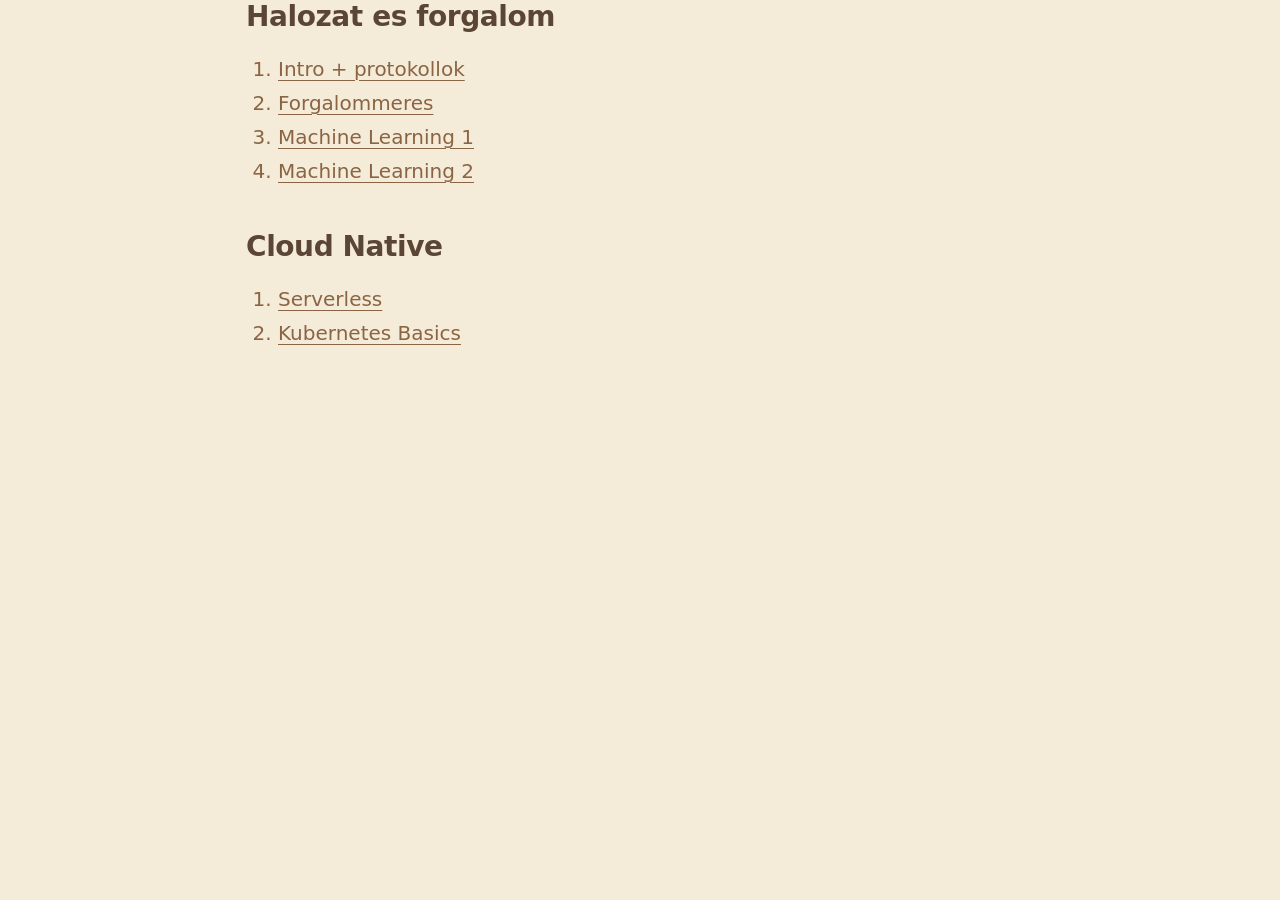
<file: en-to-hu-lectures/web/site/index.html>
<!DOCTYPE html>
<html>
<head>
<title>F! EN lectures</title>
<link rel="stylesheet" href="style.css">
<style>
</style>
</head>
<body>
<h2>Halozat es forgalom</h2>
<ol>
	<li><a href="halozat2.html">Intro + protokollok</a></li>
	<li><a href="halozat3.html">Forgalommeres</a></li>
	<li><a href="halozat4.html">Machine Learning 1</a></li>
	<li><a href="halozat5.html">Machine Learning 2</a></li>
</ol>
<h2>Cloud Native</h2>
<ol>
	<li><a href="native2.html">Serverless</a></li>
	<li><a href="native4.html">Kubernetes Basics</a></li>
</ol>


</body>
</html>
</file>
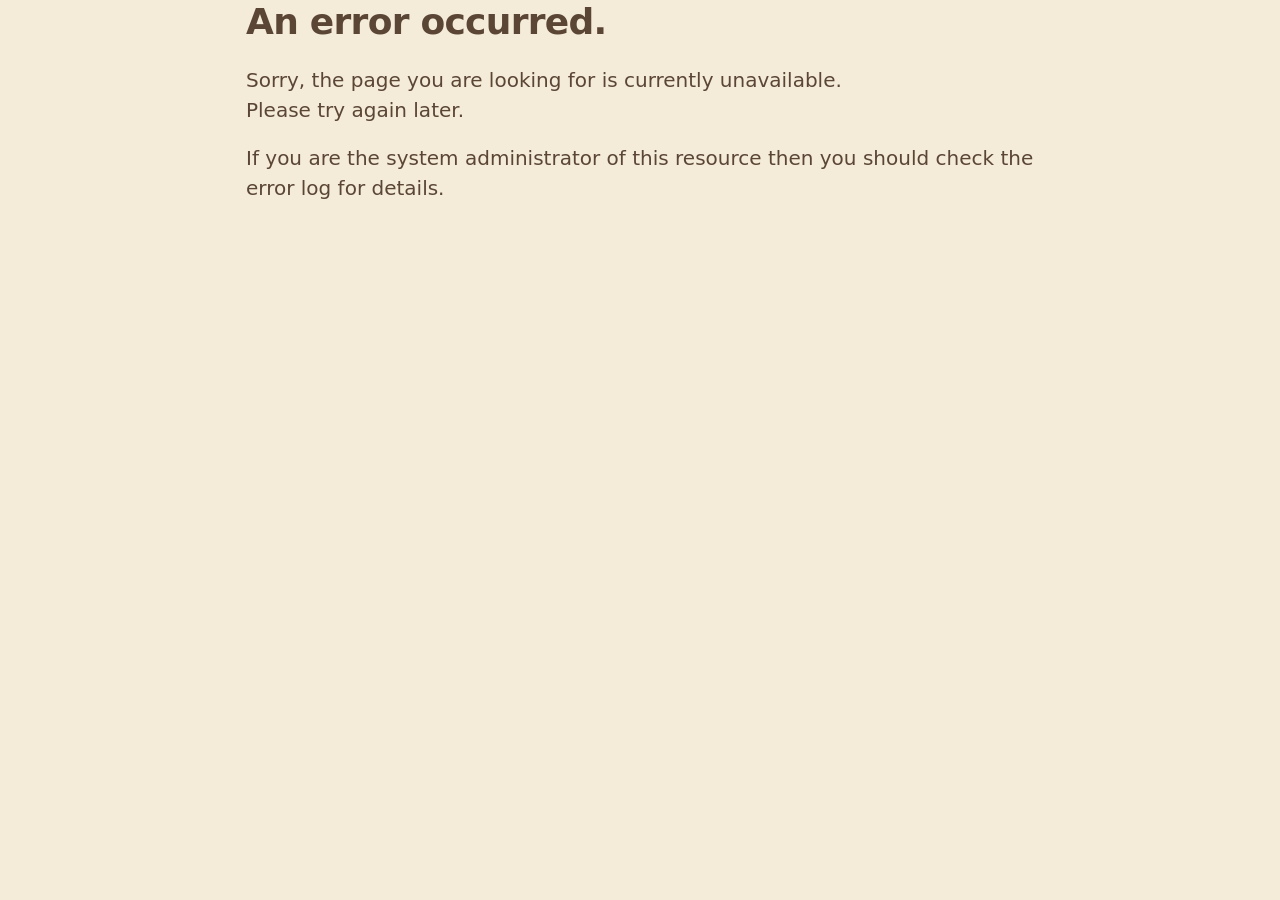
<file: en-to-hu-lectures/web/site/50x.html>
<!DOCTYPE html>
<html>
<head>
<link rel="stylesheet" href="style.css">
<title>Error</title>
</head>
<body>
<h1>An error occurred.</h1>
<p>Sorry, the page you are looking for is currently unavailable.<br/>
Please try again later.</p>
<p>If you are the system administrator of this resource then you should check
the error log for details.</p>
</body>
</html>
</file>
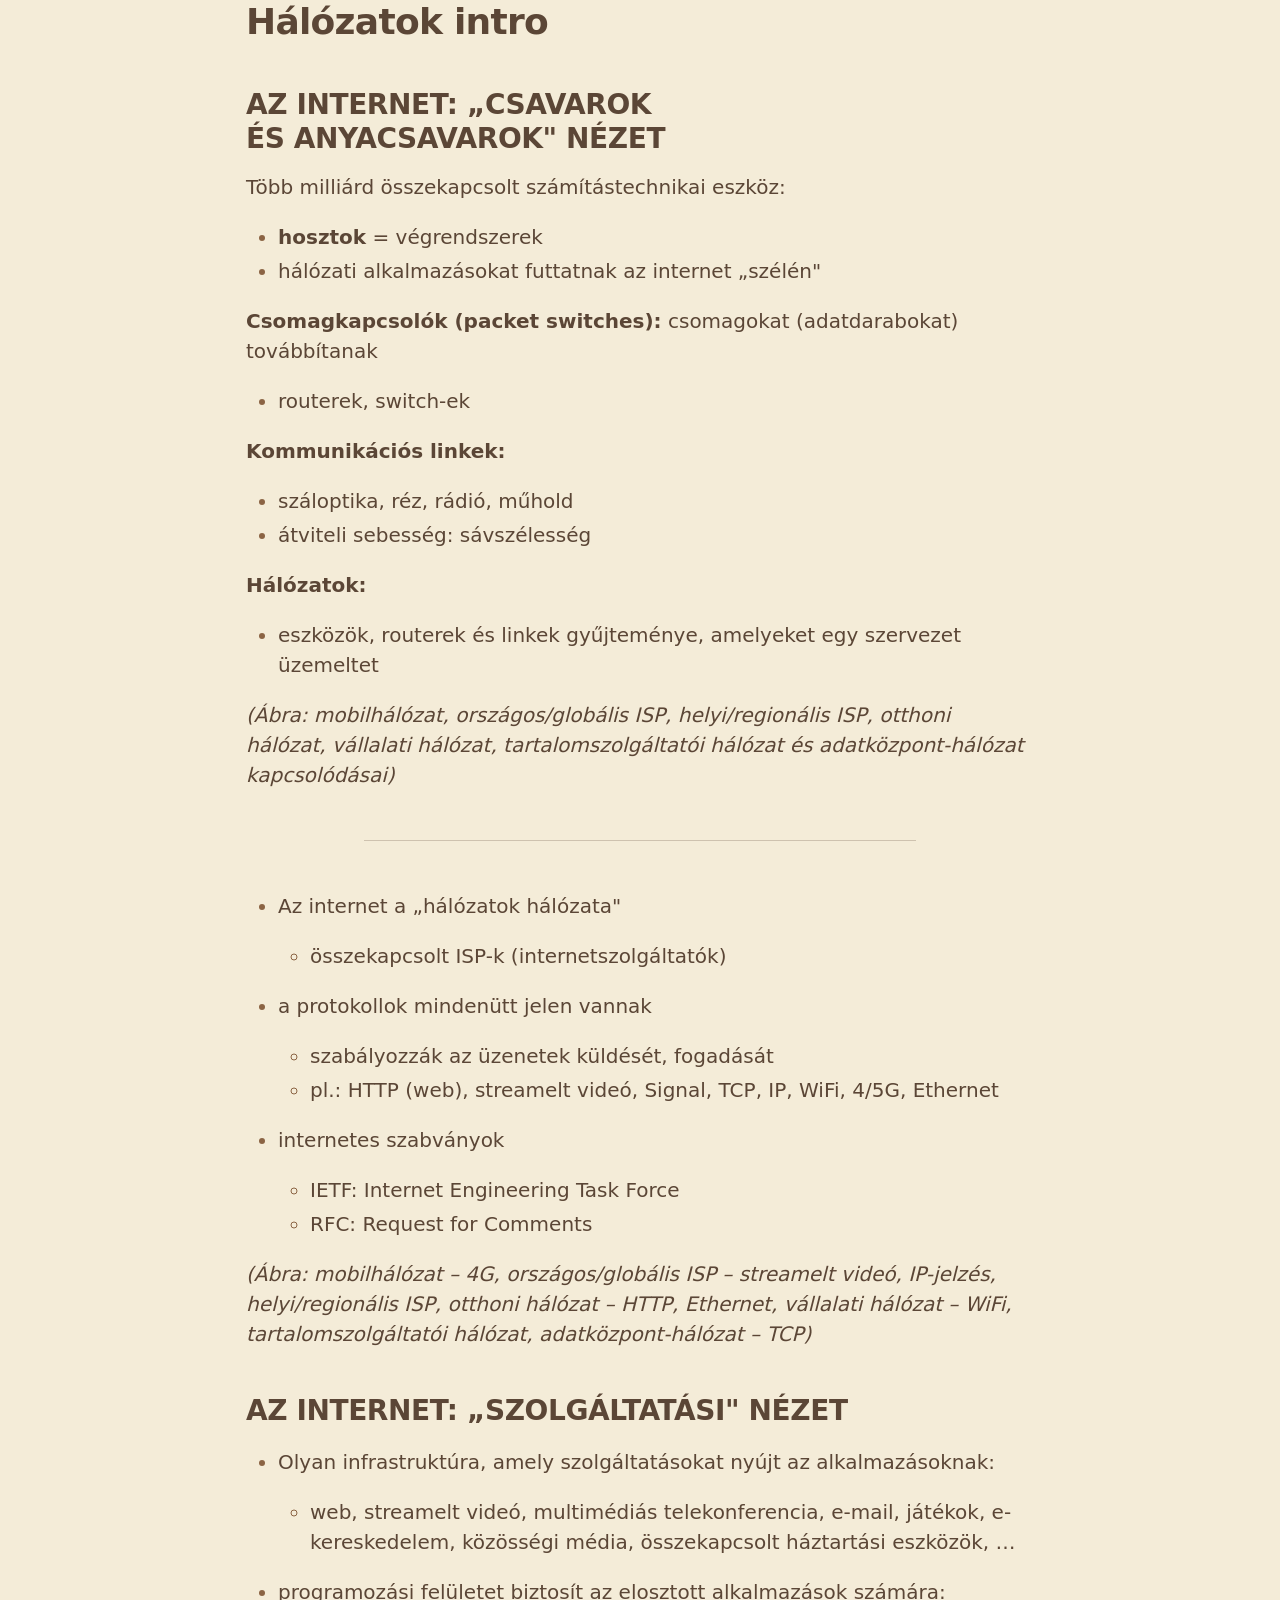
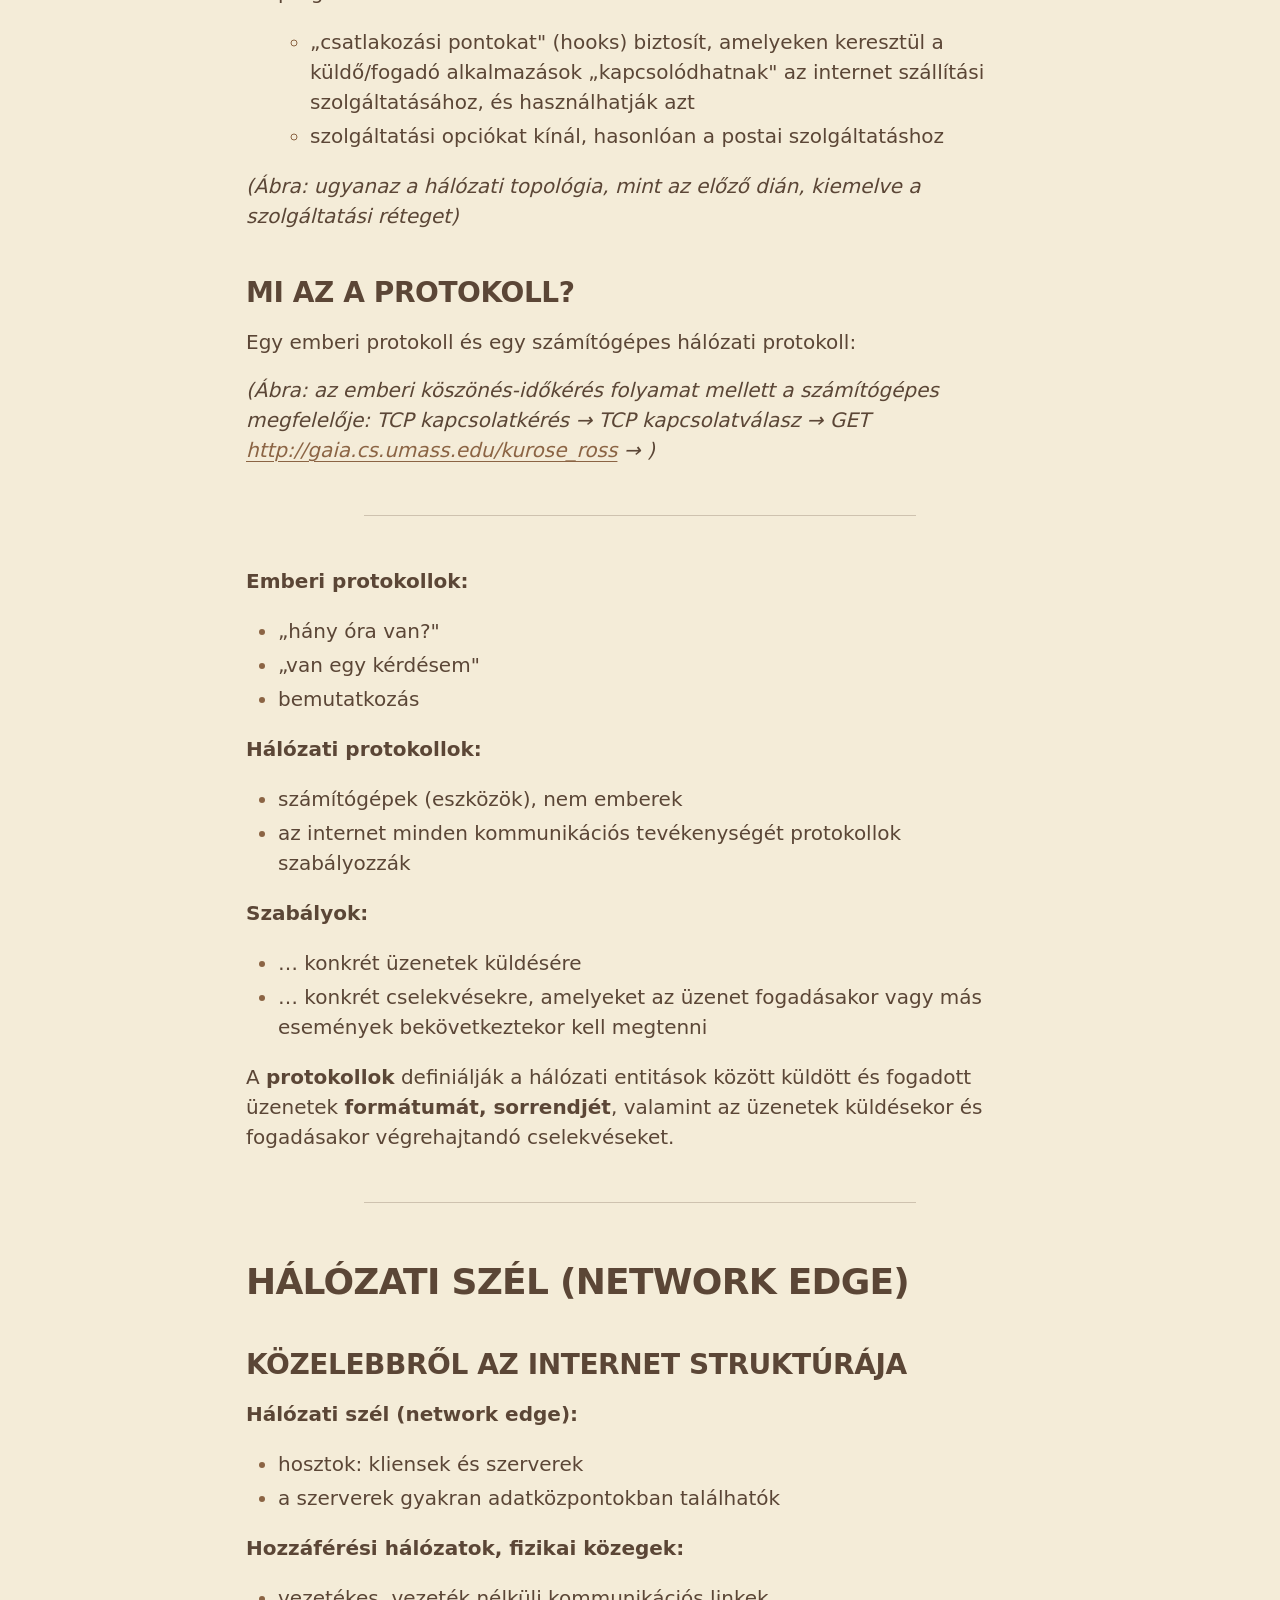
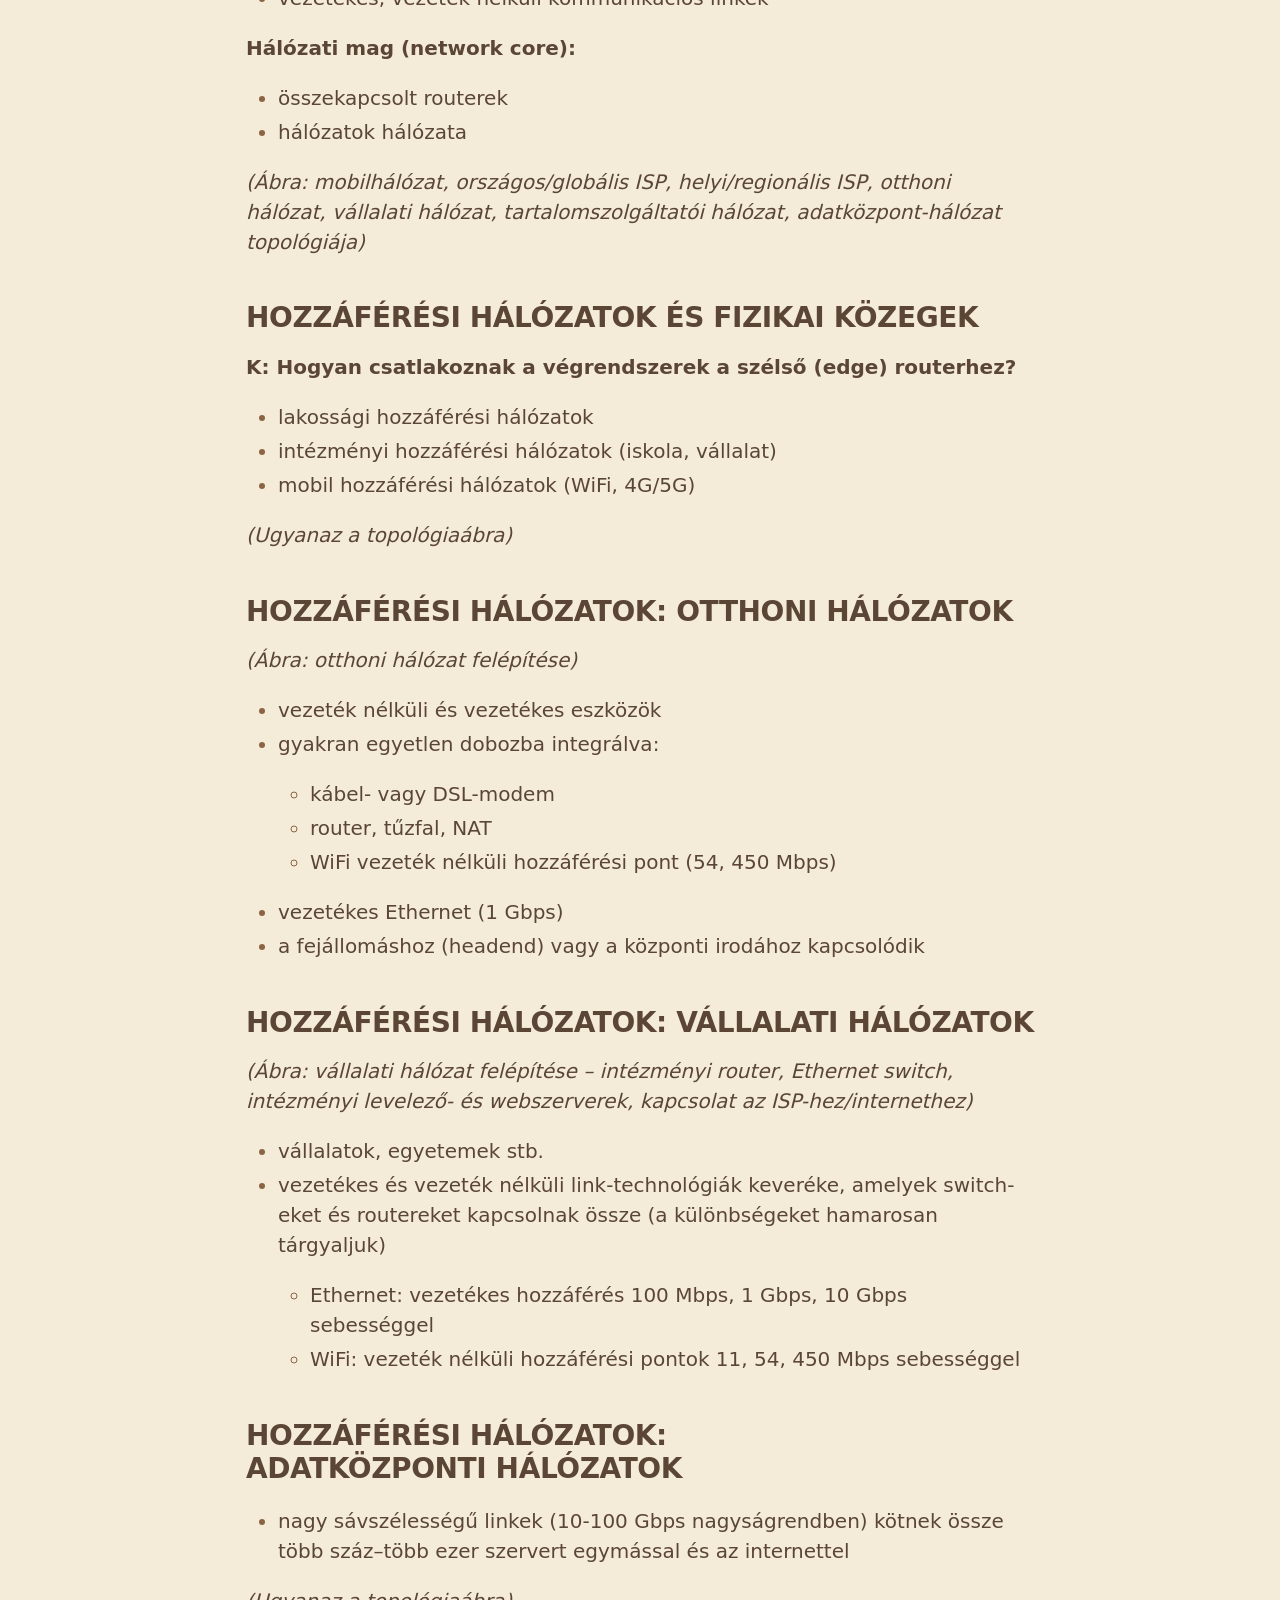
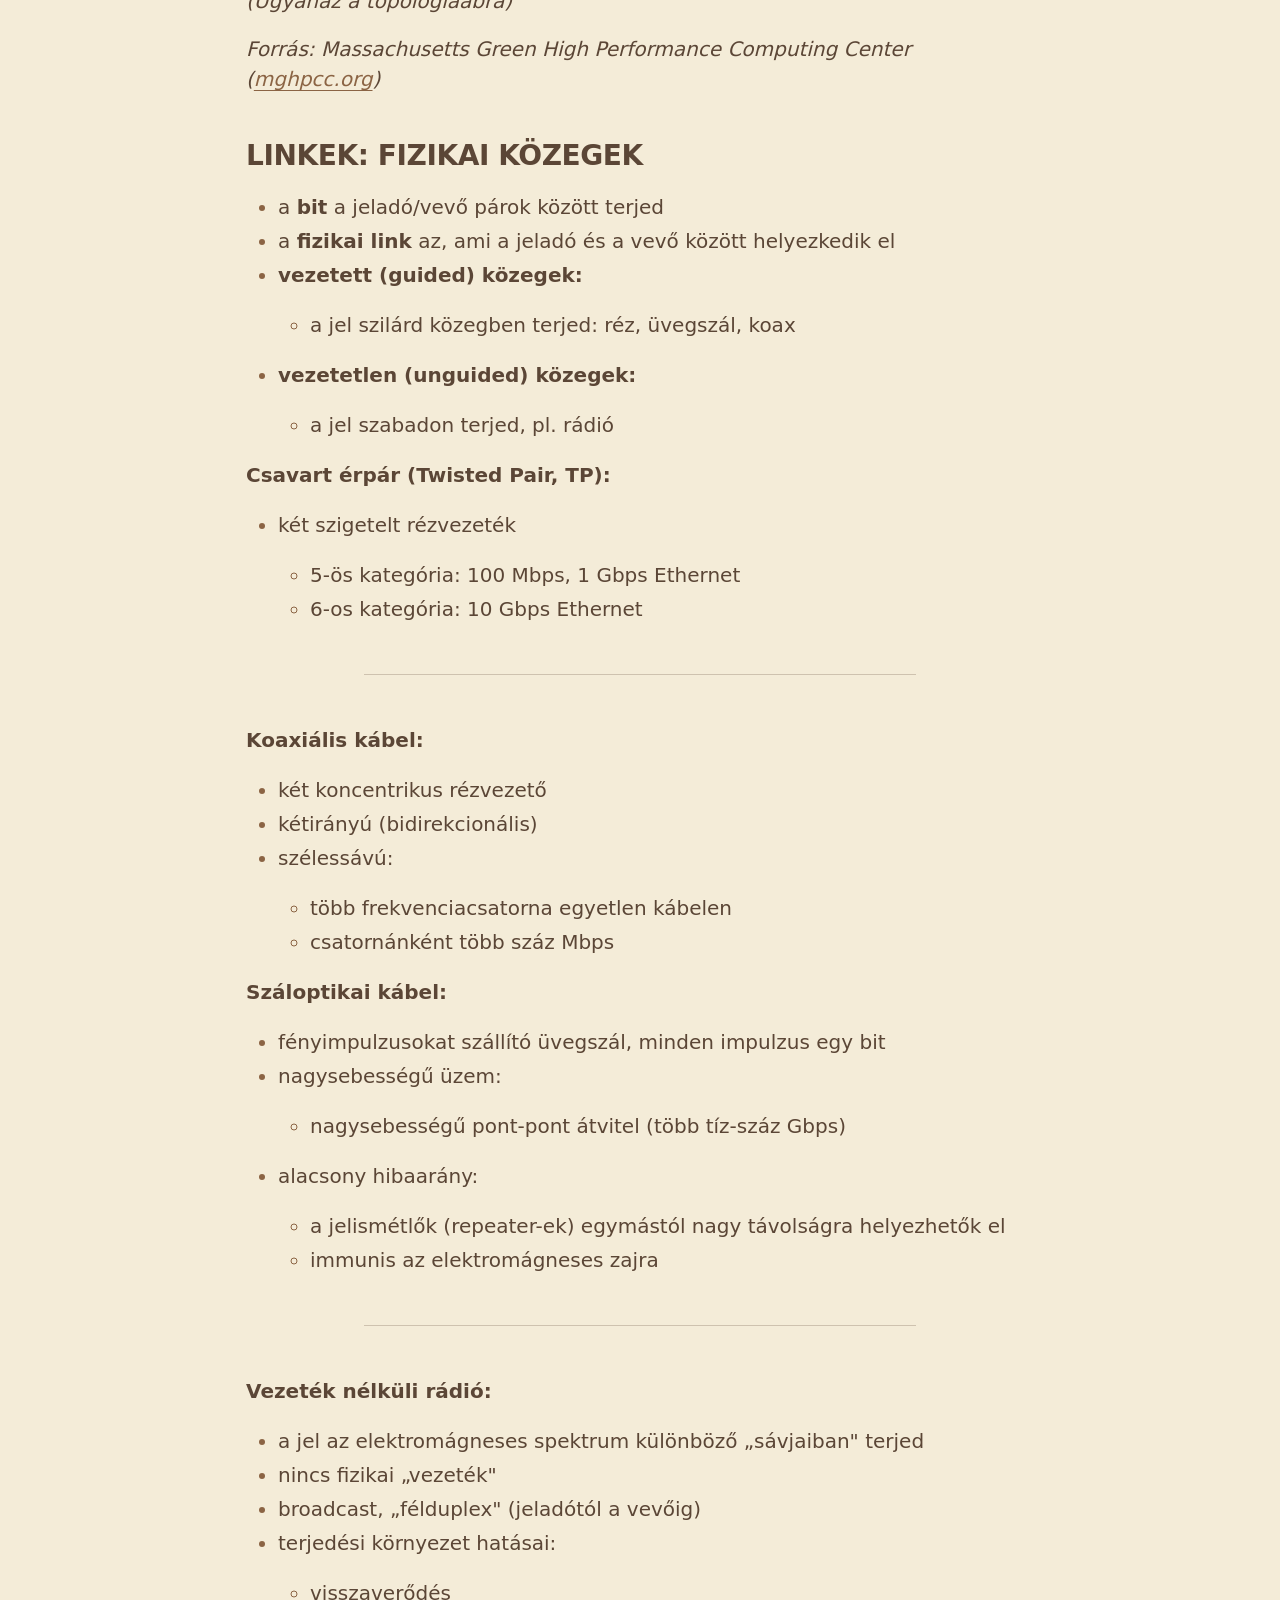
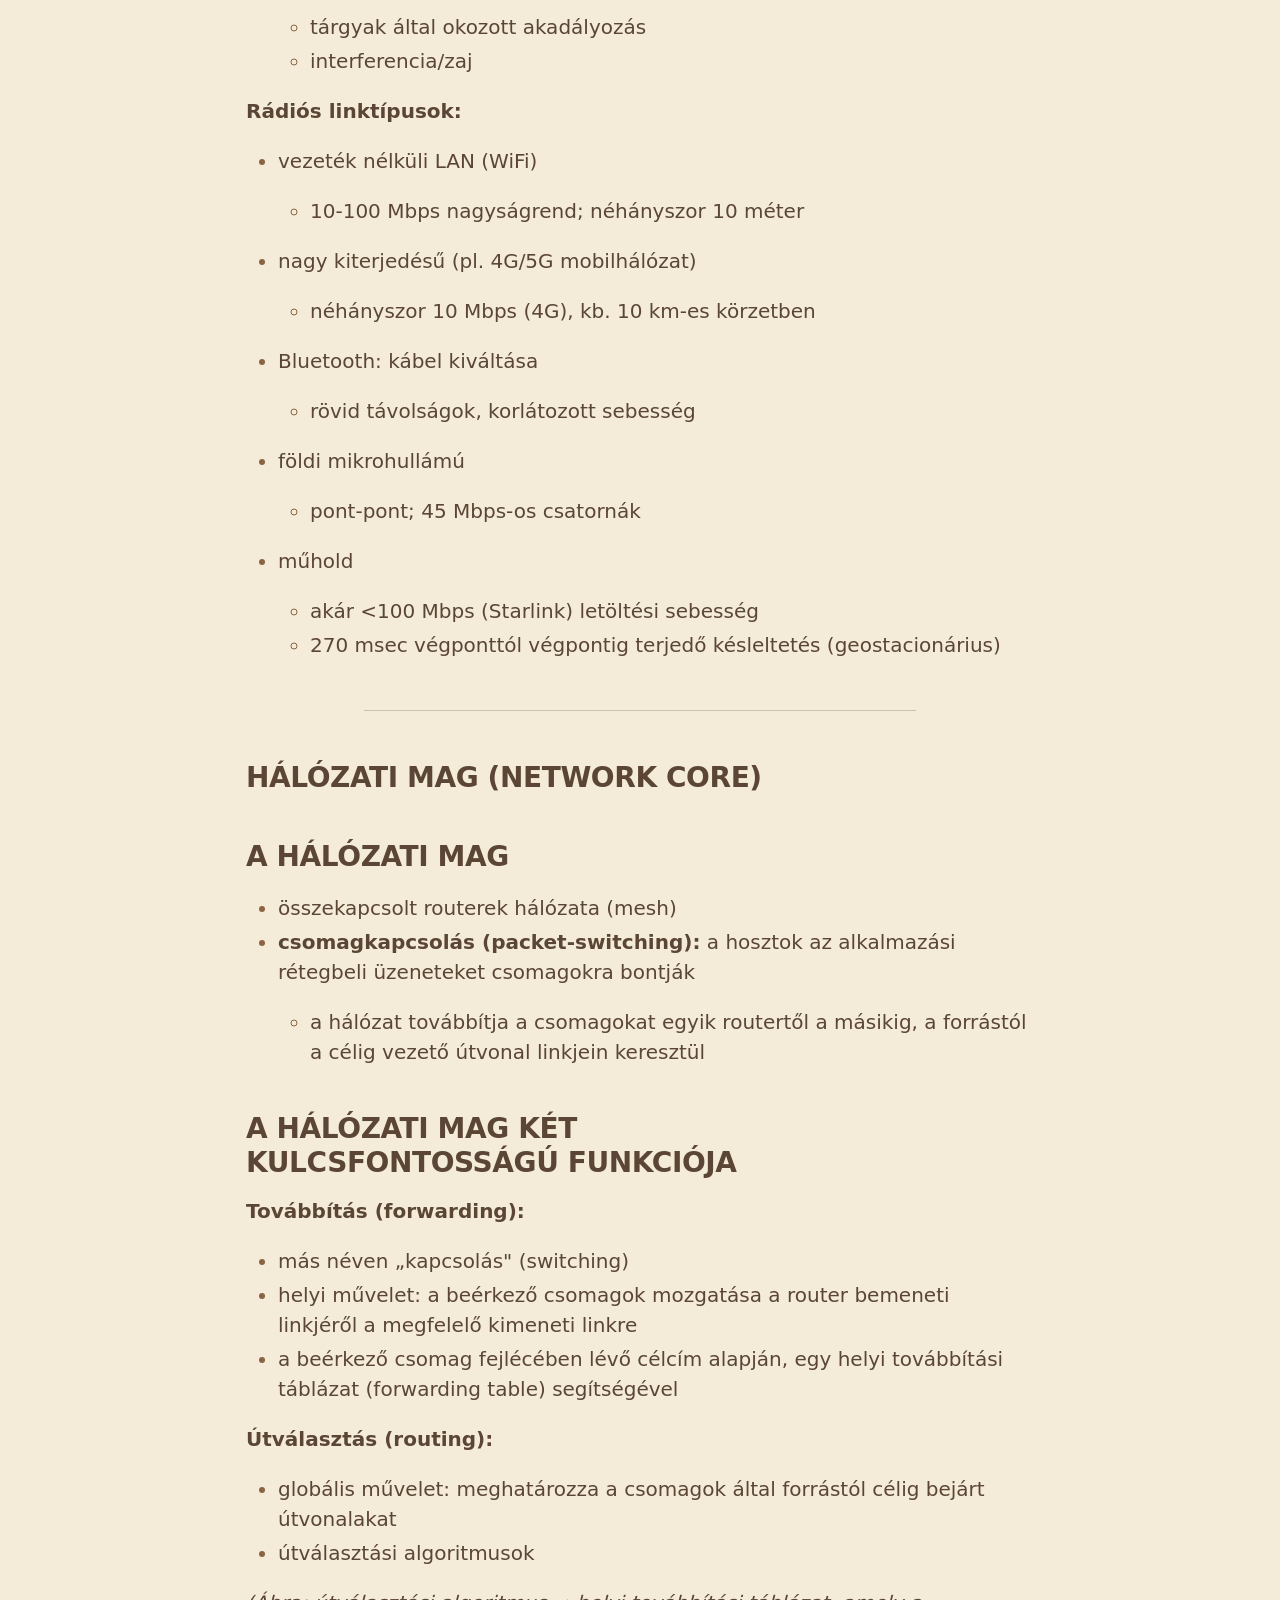
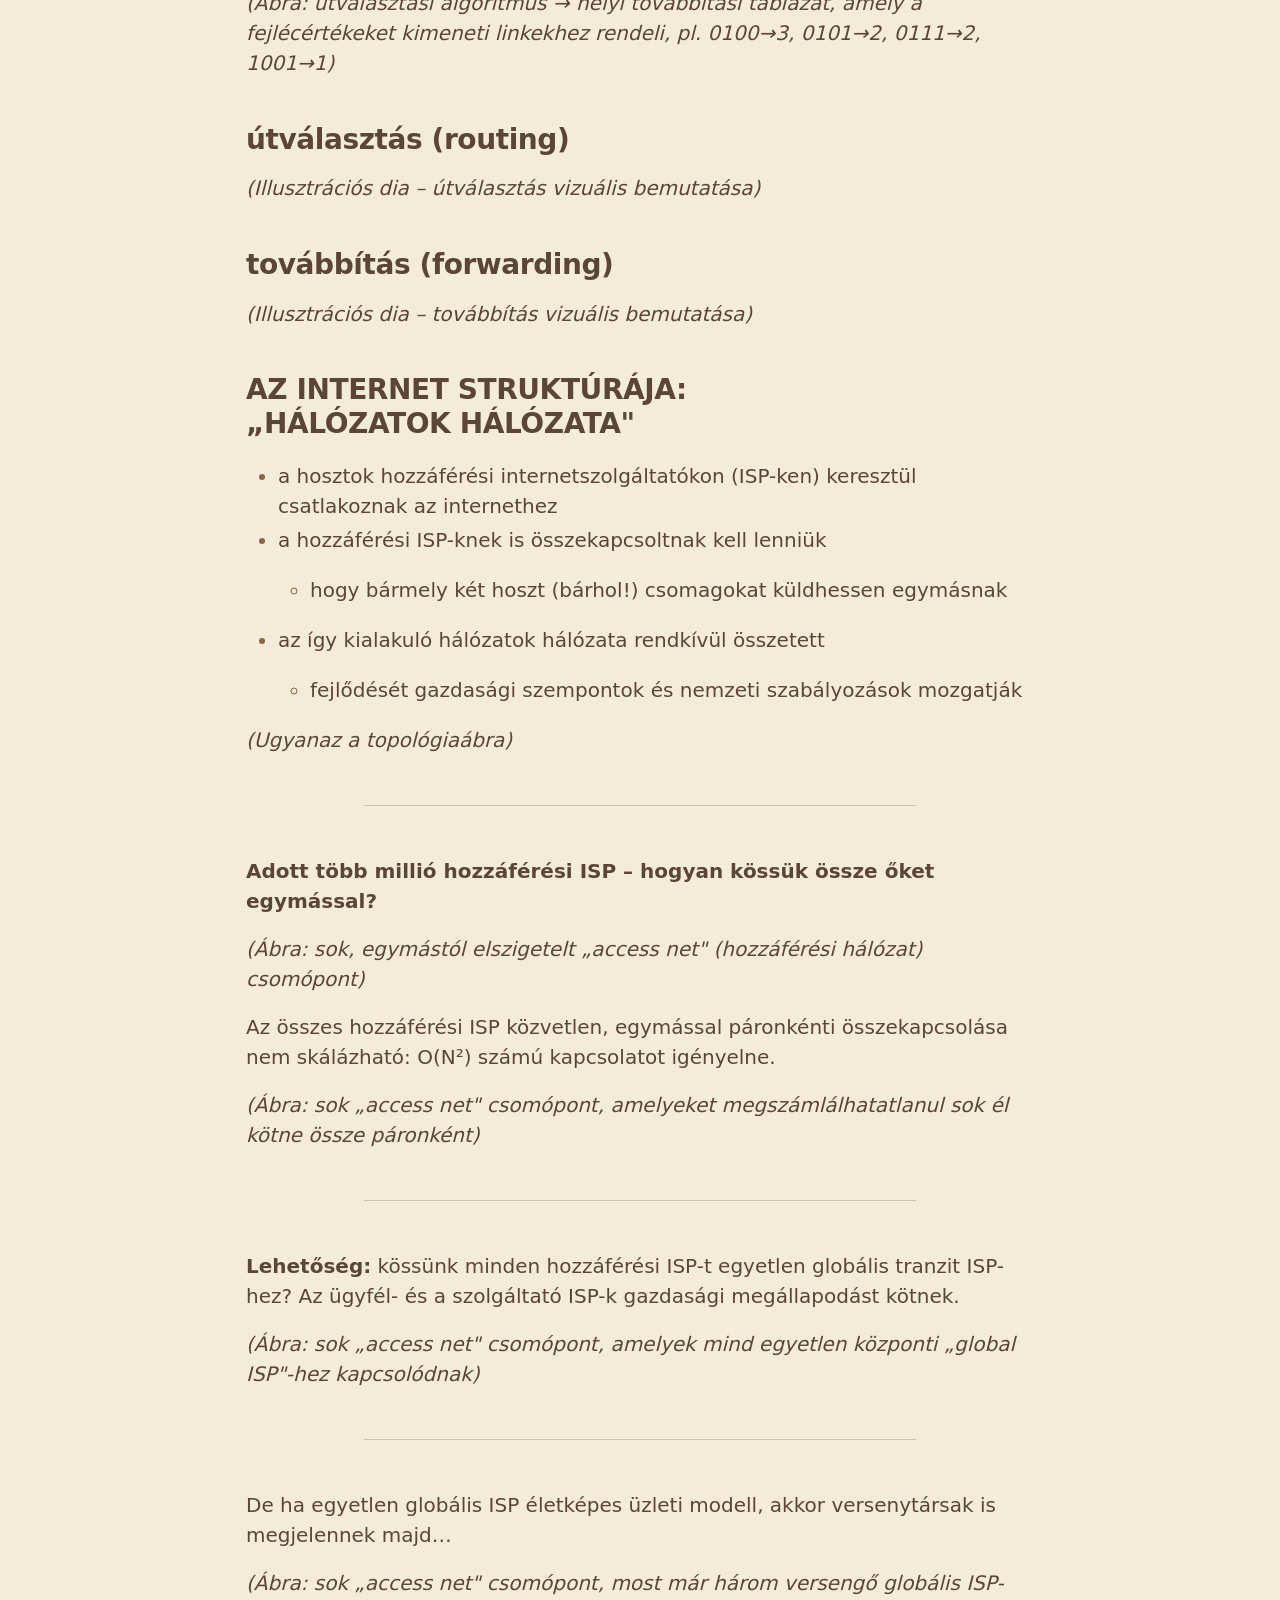
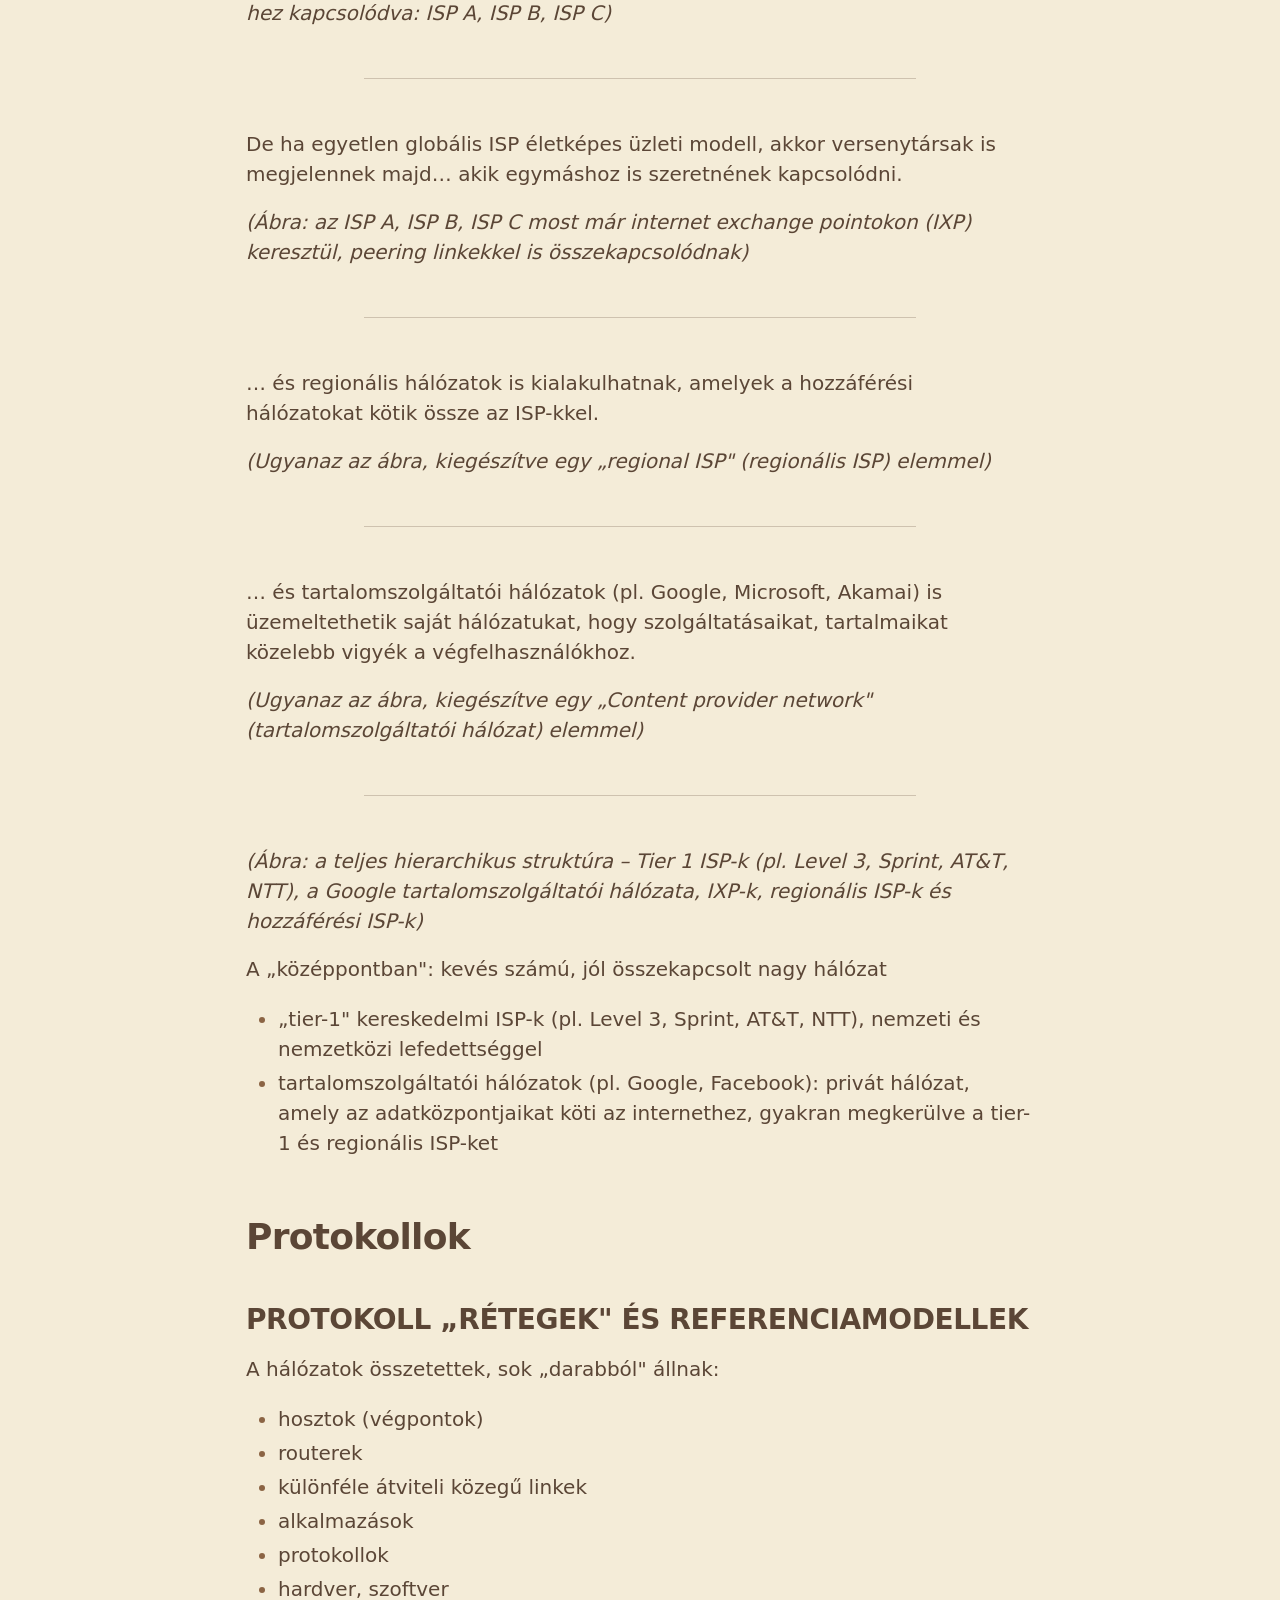
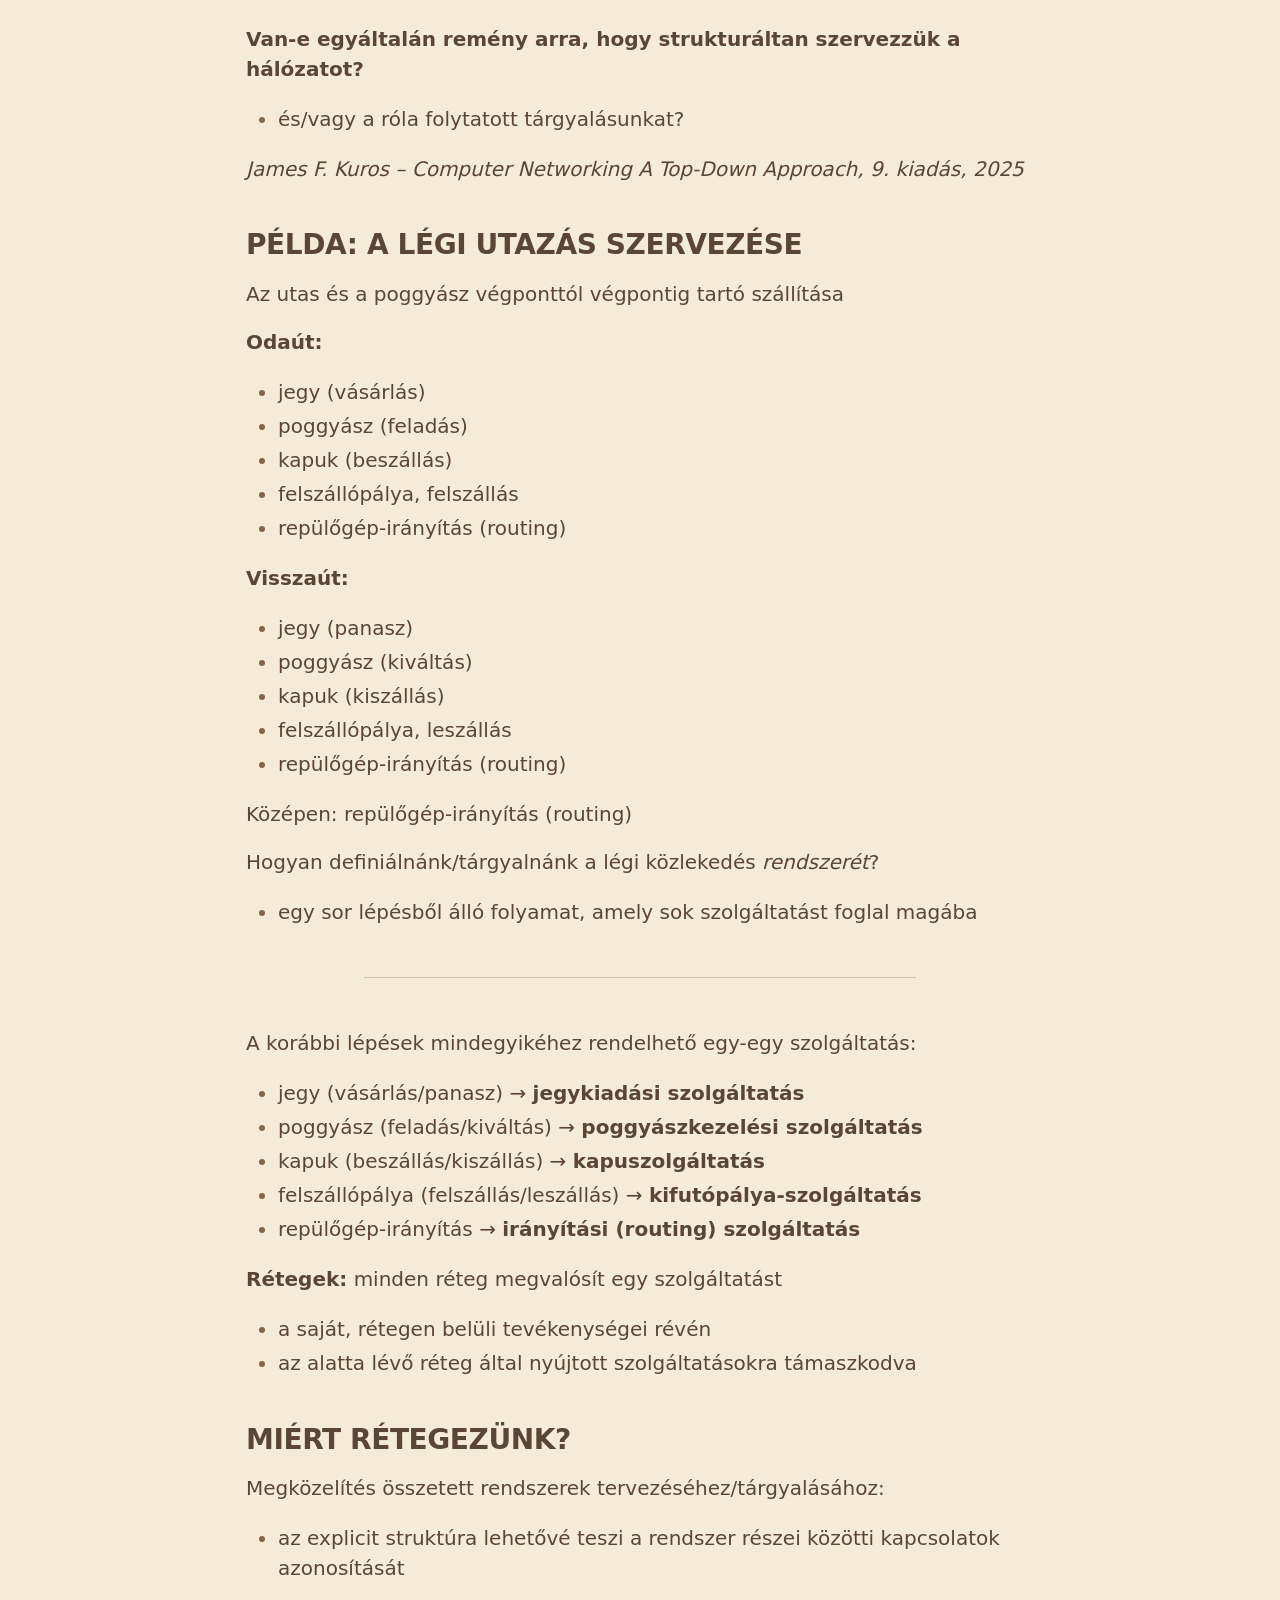
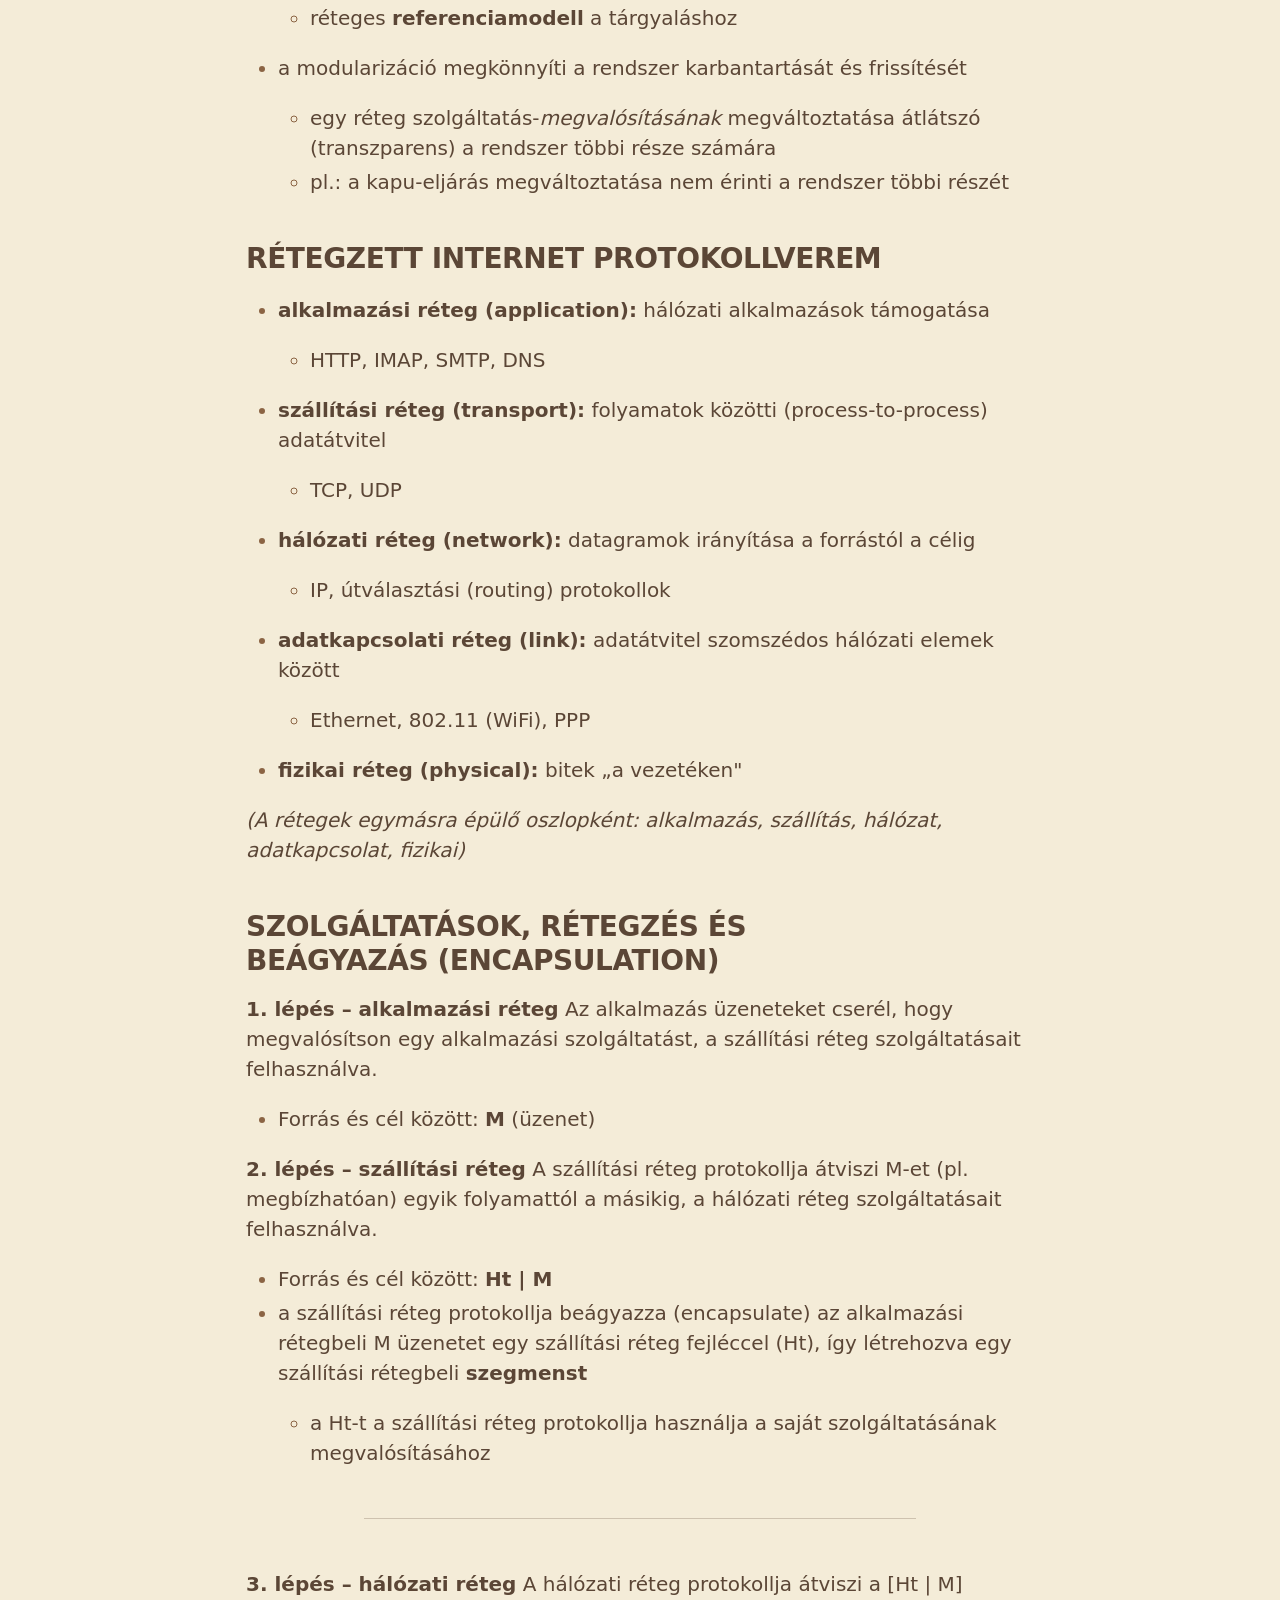
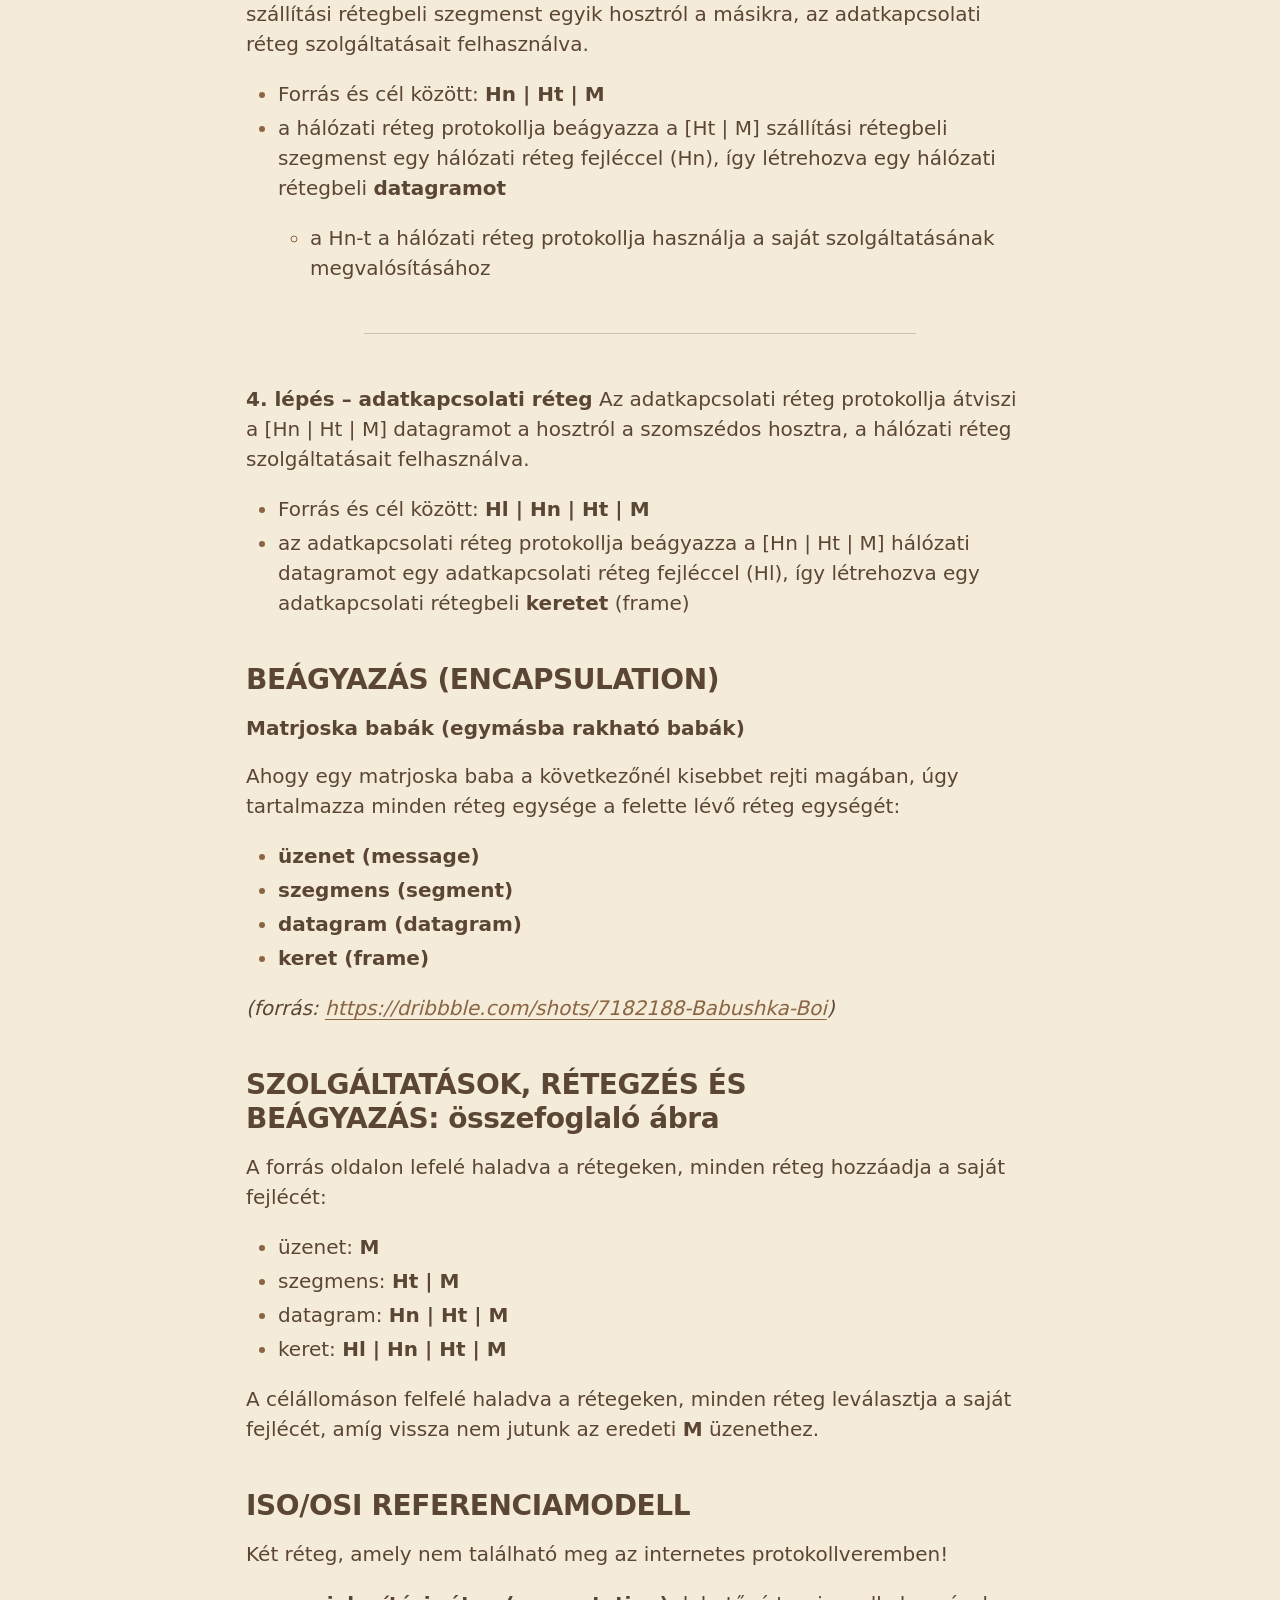
<file: en-to-hu-lectures/web/site/halozat2.html>
﻿<!DOCTYPE html>
<html>

<head>
  <meta charset="utf-8">
  <meta name="viewport" content="width=device-width, initial-scale=1.0">
  <title>Halozat es forgalom - Intro es protokollok</title>
  <link rel="stylesheet" href="style.css">
</head>

<body>
  <div><h1>Hálózatok intro</h1>
<h2>AZ INTERNET: „CSAVAROK ÉS ANYACSAVAROK" NÉZET</h2>
<p>Több milliárd összekapcsolt számítástechnikai eszköz:</p>
<ul>
<li><strong>hosztok</strong> = végrendszerek</li>
<li>hálózati alkalmazásokat futtatnak az internet „szélén"</li>
</ul>
<p><strong>Csomagkapcsolók (packet switches):</strong> csomagokat (adatdarabokat) továbbítanak</p>
<ul>
<li>routerek, switch-ek</li>
</ul>
<p><strong>Kommunikációs linkek:</strong></p>
<ul>
<li>száloptika, réz, rádió, műhold</li>
<li>átviteli sebesség: sávszélesség</li>
</ul>
<p><strong>Hálózatok:</strong></p>
<ul>
<li>eszközök, routerek és linkek gyűjteménye, amelyeket egy szervezet üzemeltet</li>
</ul>
<p><em>(Ábra: mobilhálózat, országos/globális ISP, helyi/regionális ISP, otthoni hálózat, vállalati hálózat, tartalomszolgáltatói hálózat és adatközpont-hálózat kapcsolódásai)</em></p>
<hr>
<ul>
<li>Az internet a „hálózatok hálózata"
<ul>
<li>összekapcsolt ISP-k (internetszolgáltatók)</li>
</ul>
</li>
<li>a protokollok mindenütt jelen vannak
<ul>
<li>szabályozzák az üzenetek küldését, fogadását</li>
<li>pl.: HTTP (web), streamelt videó, Signal, TCP, IP, WiFi, 4/5G, Ethernet</li>
</ul>
</li>
<li>internetes szabványok
<ul>
<li>IETF: Internet Engineering Task Force</li>
<li>RFC: Request for Comments</li>
</ul>
</li>
</ul>
<p><em>(Ábra: mobilhálózat – 4G, országos/globális ISP – streamelt videó, IP-jelzés, helyi/regionális ISP, otthoni hálózat – HTTP, Ethernet, vállalati hálózat – WiFi, tartalomszolgáltatói hálózat, adatközpont-hálózat – TCP)</em></p>
<h2 id="az-internet-„szolgáltatási-nézet">AZ INTERNET: „SZOLGÁLTATÁSI" NÉZET</h2>
<ul>
<li>Olyan infrastruktúra, amely szolgáltatásokat nyújt az alkalmazásoknak:
<ul>
<li>web, streamelt videó, multimédiás telekonferencia, e-mail, játékok, e-kereskedelem, közösségi média, összekapcsolt háztartási eszközök, …</li>
</ul>
</li>
<li>programozási felületet biztosít az elosztott alkalmazások számára:
<ul>
<li>„csatlakozási pontokat" (hooks) biztosít, amelyeken keresztül a küldő/fogadó alkalmazások „kapcsolódhatnak" az internet szállítási szolgáltatásához, és használhatják azt</li>
<li>szolgáltatási opciókat kínál, hasonlóan a postai szolgáltatáshoz</li>
</ul>
</li>
</ul>
<p><em>(Ábra: ugyanaz a hálózati topológia, mint az előző dián, kiemelve a szolgáltatási réteget)</em></p>
<h2>MI AZ A PROTOKOLL?</h2>
<p>Egy emberi protokoll és egy számítógépes hálózati protokoll:</p>
<p><em>(Ábra: az emberi köszönés-időkérés folyamat mellett a számítógépes megfelelője: TCP kapcsolatkérés → TCP kapcsolatválasz → GET <a href="http://gaia.cs.umass.edu/kurose_ross">http://gaia.cs.umass.edu/kurose_ross</a> → )</em></p>
<hr>
<p><strong>Emberi protokollok:</strong></p>
<ul>
<li>„hány óra van?"</li>
<li>„van egy kérdésem"</li>
<li>bemutatkozás</li>
</ul>
<p><strong>Hálózati protokollok:</strong></p>
<ul>
<li>számítógépek (eszközök), nem emberek</li>
<li>az internet minden kommunikációs tevékenységét protokollok szabályozzák</li>
</ul>
<p><strong>Szabályok:</strong></p>
<ul>
<li>… konkrét üzenetek küldésére</li>
<li>… konkrét cselekvésekre, amelyeket az üzenet fogadásakor vagy más események bekövetkeztekor kell megtenni</li>
</ul>
<p>A <strong>protokollok</strong> definiálják a hálózati entitások között küldött és fogadott üzenetek <strong>formátumát, sorrendjét</strong>, valamint az üzenetek küldésekor és fogadásakor végrehajtandó cselekvéseket.</p>
<hr>
<h1>HÁLÓZATI SZÉL (NETWORK EDGE)</h1>
<h2>KÖZELEBBRŐL AZ INTERNET STRUKTÚRÁJA</h2>
<p><strong>Hálózati szél (network edge):</strong></p>
<ul>
<li>hosztok: kliensek és szerverek</li>
<li>a szerverek gyakran adatközpontokban találhatók</li>
</ul>
<p><strong>Hozzáférési hálózatok, fizikai közegek:</strong></p>
<ul>
<li>vezetékes, vezeték nélküli kommunikációs linkek</li>
</ul>
<p><strong>Hálózati mag (network core):</strong></p>
<ul>
<li>összekapcsolt routerek</li>
<li>hálózatok hálózata</li>
</ul>
<p><em>(Ábra: mobilhálózat, országos/globális ISP, helyi/regionális ISP, otthoni hálózat, vállalati hálózat, tartalomszolgáltatói hálózat, adatközpont-hálózat topológiája)</em></p>
<h2>HOZZÁFÉRÉSI HÁLÓZATOK ÉS FIZIKAI KÖZEGEK</h2>
<p><strong>K: Hogyan csatlakoznak a végrendszerek a szélső (edge) routerhez?</strong></p>
<ul>
<li>lakossági hozzáférési hálózatok</li>
<li>intézményi hozzáférési hálózatok (iskola, vállalat)</li>
<li>mobil hozzáférési hálózatok (WiFi, 4G/5G)</li>
</ul>
<p><em>(Ugyanaz a topológiaábra)</em></p>
<h2>HOZZÁFÉRÉSI HÁLÓZATOK: OTTHONI HÁLÓZATOK</h2>
<p><em>(Ábra: otthoni hálózat felépítése)</em></p>
<ul>
<li>vezeték nélküli és vezetékes eszközök</li>
<li>gyakran egyetlen dobozba integrálva:
<ul>
<li>kábel- vagy DSL-modem</li>
<li>router, tűzfal, NAT</li>
<li>WiFi vezeték nélküli hozzáférési pont (54, 450 Mbps)</li>
</ul>
</li>
<li>vezetékes Ethernet (1 Gbps)</li>
<li>a fejállomáshoz (headend) vagy a központi irodához kapcsolódik</li>
</ul>
<h2>HOZZÁFÉRÉSI HÁLÓZATOK: VÁLLALATI HÁLÓZATOK</h2>
<p><em>(Ábra: vállalati hálózat felépítése – intézményi router, Ethernet switch, intézményi levelező- és webszerverek, kapcsolat az ISP-hez/internethez)</em></p>
<ul>
<li>vállalatok, egyetemek stb.</li>
<li>vezetékes és vezeték nélküli link-technológiák keveréke, amelyek switch-eket és routereket kapcsolnak össze (a különbségeket hamarosan tárgyaljuk)
<ul>
<li>Ethernet: vezetékes hozzáférés 100 Mbps, 1 Gbps, 10 Gbps sebességgel</li>
<li>WiFi: vezeték nélküli hozzáférési pontok 11, 54, 450 Mbps sebességgel</li>
</ul>
</li>
</ul>
<h2>HOZZÁFÉRÉSI HÁLÓZATOK: ADATKÖZPONTI HÁLÓZATOK</h2>
<ul>
<li>nagy sávszélességű linkek (10-100 Gbps nagyságrendben) kötnek össze több száz–több ezer szervert egymással és az internettel</li>
</ul>
<p><em>(Ugyanaz a topológiaábra)</em></p>
<p><em>Forrás: Massachusetts Green High Performance Computing Center (<a href="http://mghpcc.org">mghpcc.org</a>)</em></p>
<h2>LINKEK: FIZIKAI KÖZEGEK</h2>
<ul>
<li>a <strong>bit</strong> a jeladó/vevő párok között terjed</li>
<li>a <strong>fizikai link</strong> az, ami a jeladó és a vevő között helyezkedik el</li>
<li><strong>vezetett (guided) közegek:</strong>
<ul>
<li>a jel szilárd közegben terjed: réz, üvegszál, koax</li>
</ul>
</li>
<li><strong>vezetetlen (unguided) közegek:</strong>
<ul>
<li>a jel szabadon terjed, pl. rádió</li>
</ul>
</li>
</ul>
<p><strong>Csavart érpár (Twisted Pair, TP):</strong></p>
<ul>
<li>két szigetelt rézvezeték
<ul>
<li>5-ös kategória: 100 Mbps, 1 Gbps Ethernet</li>
<li>6-os kategória: 10 Gbps Ethernet</li>
</ul>
</li>
</ul>
<hr>
<p><strong>Koaxiális kábel:</strong></p>
<ul>
<li>két koncentrikus rézvezető</li>
<li>kétirányú (bidirekcionális)</li>
<li>szélessávú:
<ul>
<li>több frekvenciacsatorna egyetlen kábelen</li>
<li>csatornánként több száz Mbps</li>
</ul>
</li>
</ul>
<p><strong>Száloptikai kábel:</strong></p>
<ul>
<li>fényimpulzusokat szállító üvegszál, minden impulzus egy bit</li>
<li>nagysebességű üzem:
<ul>
<li>nagysebességű pont-pont átvitel (több tíz-száz Gbps)</li>
</ul>
</li>
<li>alacsony hibaarány:
<ul>
<li>a jelismétlők (repeater-ek) egymástól nagy távolságra helyezhetők el</li>
<li>immunis az elektromágneses zajra</li>
</ul>
</li>
</ul>
<hr>
<p><strong>Vezeték nélküli rádió:</strong></p>
<ul>
<li>a jel az elektromágneses spektrum különböző „sávjaiban" terjed</li>
<li>nincs fizikai „vezeték"</li>
<li>broadcast, „félduplex" (jeladótól a vevőig)</li>
<li>terjedési környezet hatásai:
<ul>
<li>visszaverődés</li>
<li>tárgyak által okozott akadályozás</li>
<li>interferencia/zaj</li>
</ul>
</li>
</ul>
<p><strong>Rádiós linktípusok:</strong></p>
<ul>
<li>vezeték nélküli LAN (WiFi)
<ul>
<li>10-100 Mbps nagyságrend; néhányszor 10 méter</li>
</ul>
</li>
<li>nagy kiterjedésű (pl. 4G/5G mobilhálózat)
<ul>
<li>néhányszor 10 Mbps (4G), kb. 10 km-es körzetben</li>
</ul>
</li>
<li>Bluetooth: kábel kiváltása
<ul>
<li>rövid távolságok, korlátozott sebesség</li>
</ul>
</li>
<li>földi mikrohullámú
<ul>
<li>pont-pont; 45 Mbps-os csatornák</li>
</ul>
</li>
<li>műhold
<ul>
<li>akár &lt;100 Mbps (Starlink) letöltési sebesség</li>
<li>270 msec végponttól végpontig terjedő késleltetés (geostacionárius)</li>
</ul>
</li>
</ul>
<hr>
<h2>HÁLÓZATI MAG (NETWORK CORE)</h2>
<h2>A HÁLÓZATI MAG</h2>
<ul>
<li>összekapcsolt routerek hálózata (mesh)</li>
<li><strong>csomagkapcsolás (packet-switching):</strong> a hosztok az alkalmazási rétegbeli üzeneteket csomagokra bontják
<ul>
<li>a hálózat továbbítja a csomagokat egyik routertől a másikig, a forrástól a célig vezető útvonal linkjein keresztül</li>
</ul>
</li>
</ul>
<h2>A HÁLÓZATI MAG KÉT KULCSFONTOSSÁGÚ FUNKCIÓJA</h2>
<p><strong>Továbbítás (forwarding):</strong></p>
<ul>
<li>más néven „kapcsolás" (switching)</li>
<li>helyi művelet: a beérkező csomagok mozgatása a router bemeneti linkjéről a megfelelő kimeneti linkre</li>
<li>a beérkező csomag fejlécében lévő célcím alapján, egy helyi továbbítási táblázat (forwarding table) segítségével</li>
</ul>
<p><strong>Útválasztás (routing):</strong></p>
<ul>
<li>globális művelet: meghatározza a csomagok által forrástól célig bejárt útvonalakat</li>
<li>útválasztási algoritmusok</li>
</ul>
<p><em>(Ábra: útválasztási algoritmus → helyi továbbítási táblázat, amely a fejlécértékeket kimeneti linkekhez rendeli, pl. 0100→3, 0101→2, 0111→2, 1001→1)</em></p>
<h2>útválasztás (routing)</h2>
<p><em>(Illusztrációs dia – útválasztás vizuális bemutatása)</em></p>
<h2>továbbítás (forwarding)</h2>
<p><em>(Illusztrációs dia – továbbítás vizuális bemutatása)</em></p>
<h2>AZ INTERNET STRUKTÚRÁJA: „HÁLÓZATOK HÁLÓZATA"</h2>
<ul>
<li>a hosztok hozzáférési internetszolgáltatókon (ISP-ken) keresztül csatlakoznak az internethez</li>
<li>a hozzáférési ISP-knek is összekapcsoltnak kell lenniük
<ul>
<li>hogy bármely két hoszt (bárhol!) csomagokat küldhessen egymásnak</li>
</ul>
</li>
<li>az így kialakuló hálózatok hálózata rendkívül összetett
<ul>
<li>fejlődését gazdasági szempontok és nemzeti szabályozások mozgatják</li>
</ul>
</li>
</ul>
<p><em>(Ugyanaz a topológiaábra)</em></p>
<hr>
<p><strong>Adott több millió hozzáférési ISP – hogyan kössük össze őket egymással?</strong></p>
<p><em>(Ábra: sok, egymástól elszigetelt „access net" (hozzáférési hálózat) csomópont)</em></p>
<p>Az összes hozzáférési ISP közvetlen, egymással páronkénti összekapcsolása nem skálázható: O(N²) számú kapcsolatot igényelne.</p>
<p><em>(Ábra: sok „access net" csomópont, amelyeket megszámlálhatatlanul sok él kötne össze páronként)</em></p>
<hr>
<p><strong>Lehetőség:</strong> kössünk minden hozzáférési ISP-t egyetlen globális tranzit ISP-hez? Az ügyfél- és a szolgáltató ISP-k gazdasági megállapodást kötnek.</p>
<p><em>(Ábra: sok „access net" csomópont, amelyek mind egyetlen központi „global ISP"-hez kapcsolódnak)</em></p>
<hr>
<p>De ha egyetlen globális ISP életképes üzleti modell, akkor versenytársak is megjelennek majd…</p>
<p><em>(Ábra: sok „access net" csomópont, most már három versengő globális ISP-hez kapcsolódva: ISP A, ISP B, ISP C)</em></p>
<hr>
<p>De ha egyetlen globális ISP életképes üzleti modell, akkor versenytársak is megjelennek majd… akik egymáshoz is szeretnének kapcsolódni.</p>
<p><em>(Ábra: az ISP A, ISP B, ISP C most már internet exchange pointokon (IXP) keresztül, peering linkekkel is összekapcsolódnak)</em></p>
<hr>
<p>… és regionális hálózatok is kialakulhatnak, amelyek a hozzáférési hálózatokat kötik össze az ISP-kkel.</p>
<p><em>(Ugyanaz az ábra, kiegészítve egy „regional ISP" (regionális ISP) elemmel)</em></p>
<hr>
<p>… és tartalomszolgáltatói hálózatok (pl. Google, Microsoft, Akamai) is üzemeltethetik saját hálózatukat, hogy szolgáltatásaikat, tartalmaikat közelebb vigyék a végfelhasználókhoz.</p>
<p><em>(Ugyanaz az ábra, kiegészítve egy „Content provider network" (tartalomszolgáltatói hálózat) elemmel)</em></p>
<hr>
<p><em>(Ábra: a teljes hierarchikus struktúra – Tier 1 ISP-k (pl. Level 3, Sprint, AT&amp;T, NTT), a Google tartalomszolgáltatói hálózata, IXP-k, regionális ISP-k és hozzáférési ISP-k)</em></p>
<p>A „középpontban": kevés számú, jól összekapcsolt nagy hálózat</p>
<ul>
<li>„tier-1" kereskedelmi ISP-k (pl. Level 3, Sprint, AT&amp;T, NTT), nemzeti és nemzetközi lefedettséggel</li>
<li>tartalomszolgáltatói hálózatok (pl. Google, Facebook): privát hálózat, amely az adatközpontjaikat köti az internethez, gyakran megkerülve a tier-1 és regionális ISP-ket</li>
</ul>
<h1>Protokollok</h1>
<h2>PROTOKOLL „RÉTEGEK" ÉS REFERENCIAMODELLEK</h2>
<p>A hálózatok összetettek, sok „darabból" állnak:</p>
<ul>
<li>hosztok (végpontok)</li>
<li>routerek</li>
<li>különféle átviteli közegű linkek</li>
<li>alkalmazások</li>
<li>protokollok</li>
<li>hardver, szoftver</li>
</ul>
<p><strong>Van-e egyáltalán remény arra, hogy strukturáltan szervezzük a hálózatot?</strong></p>
<ul>
<li>és/vagy a róla folytatott tárgyalásunkat?</li>
</ul>
<p><em>James F. Kuros – Computer Networking A Top-Down Approach, 9. kiadás, 2025</em></p>
<h2>PÉLDA: A LÉGI UTAZÁS SZERVEZÉSE</h2>
<p>Az utas és a poggyász végponttól végpontig tartó szállítása</p>
<p><strong>Odaút:</strong></p>
<ul>
<li>jegy (vásárlás)</li>
<li>poggyász (feladás)</li>
<li>kapuk (beszállás)</li>
<li>felszállópálya, felszállás</li>
<li>repülőgép-irányítás (routing)</li>
</ul>
<p><strong>Visszaút:</strong></p>
<ul>
<li>jegy (panasz)</li>
<li>poggyász (kiváltás)</li>
<li>kapuk (kiszállás)</li>
<li>felszállópálya, leszállás</li>
<li>repülőgép-irányítás (routing)</li>
</ul>
<p>Középen: repülőgép-irányítás (routing)</p>
<p>Hogyan definiálnánk/tárgyalnánk a légi közlekedés <em>rendszerét</em>?</p>
<ul>
<li>egy sor lépésből álló folyamat, amely sok szolgáltatást foglal magába</li>
</ul>
<hr>
<p>A korábbi lépések mindegyikéhez rendelhető egy-egy szolgáltatás:</p>
<ul>
<li>jegy (vásárlás/panasz) → <strong>jegykiadási szolgáltatás</strong></li>
<li>poggyász (feladás/kiváltás) → <strong>poggyászkezelési szolgáltatás</strong></li>
<li>kapuk (beszállás/kiszállás) → <strong>kapuszolgáltatás</strong></li>
<li>felszállópálya (felszállás/leszállás) → <strong>kifutópálya-szolgáltatás</strong></li>
<li>repülőgép-irányítás → <strong>irányítási (routing) szolgáltatás</strong></li>
</ul>
<p><strong>Rétegek:</strong> minden réteg megvalósít egy szolgáltatást</p>
<ul>
<li>a saját, rétegen belüli tevékenységei révén</li>
<li>az alatta lévő réteg által nyújtott szolgáltatásokra támaszkodva</li>
</ul>
<h2>MIÉRT RÉTEGEZÜNK?</h2>
<p>Megközelítés összetett rendszerek tervezéséhez/tárgyalásához:</p>
<ul>
<li>az explicit struktúra lehetővé teszi a rendszer részei közötti kapcsolatok azonosítását
<ul>
<li>réteges <strong>referenciamodell</strong> a tárgyaláshoz</li>
</ul>
</li>
<li>a modularizáció megkönnyíti a rendszer karbantartását és frissítését
<ul>
<li>egy réteg szolgáltatás-<em>megvalósításának</em> megváltoztatása átlátszó (transzparens) a rendszer többi része számára</li>
<li>pl.: a kapu-eljárás megváltoztatása nem érinti a rendszer többi részét</li>
</ul>
</li>
</ul>
<h2>RÉTEGZETT INTERNET PROTOKOLLVEREM</h2>
<ul>
<li><strong>alkalmazási réteg (application):</strong> hálózati alkalmazások támogatása
<ul>
<li>HTTP, IMAP, SMTP, DNS</li>
</ul>
</li>
<li><strong>szállítási réteg (transport):</strong> folyamatok közötti (process-to-process) adatátvitel
<ul>
<li>TCP, UDP</li>
</ul>
</li>
<li><strong>hálózati réteg (network):</strong> datagramok irányítása a forrástól a célig
<ul>
<li>IP, útválasztási (routing) protokollok</li>
</ul>
</li>
<li><strong>adatkapcsolati réteg (link):</strong> adatátvitel szomszédos hálózati elemek között
<ul>
<li>Ethernet, 802.11 (WiFi), PPP</li>
</ul>
</li>
<li><strong>fizikai réteg (physical):</strong> bitek „a vezetéken"</li>
</ul>
<p><em>(A rétegek egymásra épülő oszlopként: alkalmazás, szállítás, hálózat, adatkapcsolat, fizikai)</em></p>
<h2>SZOLGÁLTATÁSOK, RÉTEGZÉS ÉS BEÁGYAZÁS (ENCAPSULATION)</h2>
<p><strong>1. lépés – alkalmazási réteg</strong> Az alkalmazás üzeneteket cserél, hogy megvalósítson egy alkalmazási szolgáltatást, a szállítási réteg szolgáltatásait felhasználva.</p>
<ul>
<li>Forrás és cél között: <strong>M</strong> (üzenet)</li>
</ul>
<p><strong>2. lépés – szállítási réteg</strong> A szállítási réteg protokollja átviszi M-et (pl. megbízhatóan) egyik folyamattól a másikig, a hálózati réteg szolgáltatásait felhasználva.</p>
<ul>
<li>Forrás és cél között: <strong>Ht | M</strong></li>
<li>a szállítási réteg protokollja beágyazza (encapsulate) az alkalmazási rétegbeli M üzenetet egy szállítási réteg fejléccel (Ht), így létrehozva egy szállítási rétegbeli <strong>szegmenst</strong>
<ul>
<li>a Ht-t a szállítási réteg protokollja használja a saját szolgáltatásának megvalósításához</li>
</ul>
</li>
</ul>
<hr>
<p><strong>3. lépés – hálózati réteg</strong> A hálózati réteg protokollja átviszi a [Ht | M] szállítási rétegbeli szegmenst egyik hosztról a másikra, az adatkapcsolati réteg szolgáltatásait felhasználva.</p>
<ul>
<li>Forrás és cél között: <strong>Hn | Ht | M</strong></li>
<li>a hálózati réteg protokollja beágyazza a [Ht | M] szállítási rétegbeli szegmenst egy hálózati réteg fejléccel (Hn), így létrehozva egy hálózati rétegbeli <strong>datagramot</strong>
<ul>
<li>a Hn-t a hálózati réteg protokollja használja a saját szolgáltatásának megvalósításához</li>
</ul>
</li>
</ul>
<hr>
<p><strong>4. lépés – adatkapcsolati réteg</strong> Az adatkapcsolati réteg protokollja átviszi a [Hn | Ht | M] datagramot a hosztról a szomszédos hosztra, a hálózati réteg szolgáltatásait felhasználva.</p>
<ul>
<li>Forrás és cél között: <strong>Hl | Hn | Ht | M</strong></li>
<li>az adatkapcsolati réteg protokollja beágyazza a [Hn | Ht | M] hálózati datagramot egy adatkapcsolati réteg fejléccel (Hl), így létrehozva egy adatkapcsolati rétegbeli <strong>keretet</strong> (frame)</li>
</ul>
<h2>BEÁGYAZÁS (ENCAPSULATION)</h2>
<p><strong>Matrjoska babák (egymásba rakható babák)</strong></p>
<p>Ahogy egy matrjoska baba a következőnél kisebbet rejti magában, úgy tartalmazza minden réteg egysége a felette lévő réteg egységét:</p>
<ul>
<li><strong>üzenet (message)</strong></li>
<li><strong>szegmens (segment)</strong></li>
<li><strong>datagram (datagram)</strong></li>
<li><strong>keret (frame)</strong></li>
</ul>
<p><em>(forrás: <a href="https://dribbble.com/shots/7182188-Babushka-Boi">https://dribbble.com/shots/7182188-Babushka-Boi</a>)</em></p>
<h2>SZOLGÁLTATÁSOK, RÉTEGZÉS ÉS BEÁGYAZÁS: összefoglaló ábra</h2>
<p>A forrás oldalon lefelé haladva a rétegeken, minden réteg hozzáadja a saját fejlécét:</p>
<ul>
<li>üzenet: <strong>M</strong></li>
<li>szegmens: <strong>Ht | M</strong></li>
<li>datagram: <strong>Hn | Ht | M</strong></li>
<li>keret: <strong>Hl | Hn | Ht | M</strong></li>
</ul>
<p>A célállomáson felfelé haladva a rétegeken, minden réteg leválasztja a saját fejlécét, amíg vissza nem jutunk az eredeti <strong>M</strong> üzenethez.</p>
<h2>ISO/OSI REFERENCIAMODELL</h2>
<p>Két réteg, amely nem található meg az internetes protokollveremben!</p>
<ul>
<li><strong>megjelenítési réteg (presentation):</strong> lehetővé teszi az alkalmazások számára az adatok jelentésének értelmezését, pl. titkosítás, tömörítés, géptől függő konvenciók</li>
<li><strong>viszonyréteg (session):</strong> az adatcsere szinkronizálása, ellenőrzőpont-kezelése, helyreállítása</li>
<li>az internetes verem „hiányolja" ezeket a rétegeket!
<ul>
<li>ezeket a szolgáltatásokat, ha szükségesek, az alkalmazásban kell megvalósítani</li>
<li>szükségesek egyáltalán?</li>
</ul>
</li>
</ul>
<p><strong>A hétrétegű OSI/ISO referenciamodell:</strong> alkalmazás – megjelenítés – viszony – szállítás – hálózat – adatkapcsolat – fizikai</p>
<h2>BEÁGYAZÁS: VÉGPONTTÓL VÉGPONTIG TERJEDŐ NÉZET</h2>
<p>A forrás gép (alkalmazás → szállítás → hálózat → adatkapcsolat → fizikai rétegen) elküldi a keretet (Hl | Hn | Ht | M) egy <strong>switch</strong>-nek (amely csak az adatkapcsolati és fizikai réteget dolgozza fel), majd egy <strong>routernek</strong> (amely a hálózati, adatkapcsolati és fizikai réteget dolgozza fel, és újra becsomagolja a keretet a következő ugráshoz).</p>
<p>A célgép fogadja a keretet, és a rétegeken felfelé haladva sorban leválasztja a fejléceket (Hl, majd Hn, majd Ht), amíg vissza nem kapja az eredeti <strong>M</strong> üzenetet az alkalmazási rétegben.</p>
<ul>
<li>üzenet: M</li>
<li>szegmens: Ht | M</li>
<li>datagram: Hn | Ht | M</li>
<li>keret: Hl | Hn | Ht | M</li>
</ul>
<hr>
<h1>Hálózat- és forgalommenedzsment</h1>
<h2>MOTIVÁCIÓ</h2>
<p><em>Ábra: az internet részleges térképe 2005-ből</em></p>
<ul>
<li>csomópontok (vertices) – hasonló IP-vel rendelkező eszközök csoportjai</li>
<li>élek (edges) – az útvonalak (route-ok)</li>
<li>minden szín egy régiót jelöl:
<ul>
<li><strong>zöld</strong> – Európa, Közel-Kelet, Közép-Ázsia és Afrika</li>
<li><strong>kék</strong> – Észak-Amerika</li>
<li><strong>sárga</strong> – Latin-Amerika és a Karib-térség</li>
<li><strong>piros</strong> – Ázsia és a csendes-óceáni térség</li>
</ul>
</li>
<li>több mint 5 millió él</li>
<li>kb. 50 millió hopszám (hop count)</li>
</ul>
<h2>MOTIVÁCIÓ A MONITOROZÁSRA</h2>
<ul>
<li>A hálózati forgalom mérésének jelentősége számos hálózattal kapcsolatos tevékenységben megmutatkozik:
<ul>
<li>hálózati anomáliák, behatolások és biztonsági szabálysértések észlelése</li>
<li>forgalomtervezés (traffic engineering), -menedzsment és -osztályozás</li>
<li>elszámolás (jelentéskészítés), profilalkotás és kapacitástervezés (provisioning)</li>
<li>flow-elemzés és teljesítménymonitorozás</li>
<li>QoS és SLA kiértékelés, valamint hibaelhárítás</li>
</ul>
</li>
</ul>
<h2>HÁLÓZATMONITOROZÁS</h2>
<ul>
<li>a hálózatmonitorozás egy olyan rendszer tevékenységét jelenti, amely folyamatosan nyomon követi a hálózatot és annak működését
<ul>
<li><strong>proaktív</strong> monitorozás</li>
<li><strong>reaktív</strong> monitorozás</li>
</ul>
</li>
<li>egy hálózatmonitorozó rendszer olyan komponensek együttese, amelyek a hálózati forgalmi adatok gyűjtésére, (valós idejű) feldolgozására és elemzésére szolgálnak (beleértve a statisztikát, gépi tanulást, mesterséges intelligenciát is)</li>
<li>a hálózatmonitorozás nagymértékben függ a hálózati tulajdonságok mérésétől</li>
</ul>
<h2>HÁLÓZATMONITOROZÓ RENDSZEREK</h2>
<p><em>Ábra: monitorozó rendszerek általános architektúrája</em></p>
<p>A folyamat: a felhőben lévő eszközök (szerver, router, adatbázis) adatait az <strong>adatgyűjtés (Data Collection)</strong> komponens gyűjti össze, amely</p>
<ul>
<li>egy <strong>adatbázisba (Database)</strong> táplálja be az adatokat, amelyből statisztikák, grafikonok stb. készülnek, és</li>
<li>közvetlenül továbbítja az információt az <strong>adminisztráció / riasztás / értesítések (Administration, Alert, Notifications)</strong> komponensnek. Az adminisztrációs komponens <strong>beavatkozást (Intervention)</strong> kezdeményezhet a monitorozott felhő/eszközök felé.</li>
</ul>
<h2>HÁLÓZATI TULAJDONSÁGOK</h2>
<ul>
<li>fizikai komponensek tulajdonságai
<ul>
<li>linkek és hálózati eszközök (pl. routerek, switch-ek, hozzáférési pontok/AP-k)</li>
</ul>
</li>
<li>hálózati teljesítmény (QoS) tulajdonságok
<ul>
<li>késleltetés (latency/delay), jitter, csomagvesztés, átviteli sebesség (throughput), sávszélesség</li>
</ul>
</li>
<li>hálózati forgalmi tulajdonságok
<ul>
<li>csomagok és flow-k</li>
</ul>
</li>
</ul>
<h2>HÁLÓZATI FORGALOM</h2>
<ul>
<li>tekinthető alapvető információegységek (bitek, byte-ok, oktettek stb.) gyűjteményének</li>
<li>utalhat bármilyen fajta továbbított információra is: videó, hang, adat, vezérlőüzenetek stb.</li>
<li>csomagkapcsolt hálózatokban az információ több darabban kerül továbbításra, amelyek különböző formákat ölthetnek: keretek, csomagok, szegmensek, adatok stb.</li>
<li>a két végpont közötti információcsere során keletkező csomagokat <strong>flow</strong>-nak (adatfolyamnak) nevezzük</li>
</ul>
<h2>A FORGALMI TULAJDONSÁGOK MÉRÉSE</h2>
<ul>
<li><strong>belső entitások</strong> – jellemzően beépített mechanizmusok
<ul>
<li><strong>SNMP</strong> – számlálók</li>
<li><strong>Netflow/IPFIX</strong> – flow-k</li>
<li><strong>sFlow</strong> – mintavételezett flow-k</li>
</ul>
</li>
<li><strong>külső entitások</strong> – alapértelmezetten nem részei a rendszernek
<ul>
<li>leggyakoribb formáik a sniffer-ek (lehallgató eszközök):
<ul>
<li><strong>hardveres</strong> snifferek – NetScout, IPCopper, Fluke</li>
<li><strong>szoftveres</strong> snifferek – Wireshark, nProbe, NFStream</li>
</ul>
</li>
<li>jellemzően két megközelítést alkalmaznak a méréshez:
<ul>
<li><strong>aktív</strong> (invazív) megközelítés</li>
<li><strong>passzív</strong> (nem invazív) megközelítés</li>
</ul>
</li>
</ul>
</li>
</ul>
<h2>AKTÍV MÉRÉS</h2>
<p><em>Ábra: aktív mérési forgatókönyv</em></p>
<p>A kommunikáció <strong>forrása</strong> és <strong>célja</strong> között zajlik a hálózati forgalom. Az aktív méréshez a hálózaton belül próba-csomagokat (probe packets) <strong>generálnak</strong>, majd ezeket egy másik ponton <strong>gyűjtik</strong> (collecting), így mérve a hálózat viselkedését.</p>
<h2>PASSZÍV MÉRÉS</h2>
<p><em>Ábra: passzív mérési forgatókönyv</em></p>
<p>A kommunikáció <strong>forrása</strong> és <strong>célja</strong> között zajlik a hálózati forgalom. Passzív mérés esetén egy hálózati elem (pl. egy router mellett elhelyezett gép) <strong>adatokat gyűjt a már létező forgalomból</strong>, anélkül hogy bármilyen saját csomagot generálna.</p>
<h2>CSOMAGRÖGZÍTÉS (PACKET CAPTURE)</h2>
<ul>
<li>a passzív megközelítésen alapul</li>
<li>két fő komponenssel rendelkezik:
<ul>
<li>egy mechanizmus, amely <strong>összegyűjti</strong> az adott interfészen vagy fizikai linken áthaladó adatokat</li>
<li>egy mechanizmus, amely képes <strong>tárolni</strong> a rögzített adatokat bármilyen nemkívánatos hatás nélkül</li>
</ul>
</li>
<li>népszerű rögzítési fájlformátumok:
<ul>
<li>.pcap, .pcapng</li>
</ul>
</li>
<li>népszerű implementációk:
<ul>
<li>libpcap, npcap, libtrace</li>
</ul>
</li>
</ul>
<p><em>Ábra: csomagrögzítés libpcap-pal</em> – Hardver (hálózati interfészkártya, NIC) → Kernel tér (NIC vezérlő, kernel protokoll, socket) → Felhasználói tér (libpcap, csomagrögzítő alkalmazás)</p>
<h2>CSOMAGRÖGZÍTÉS: előnyök és hátrányok</h2>
<p><strong>ELŐNYÖK</strong></p>
<ul>
<li>a legfinomabb granularitási szinten nyújt információt</li>
<li>a legnagyobb betekintést adja a forgalomba és annak dinamikájába</li>
<li>elengedhetetlen a mélycsomag-vizsgálathoz (Deep Packet Inspection, DPI), mivel a hasznos adat (payload) megmarad</li>
</ul>
<p><strong>HÁTRÁNYOK</strong></p>
<ul>
<li>a csomagonkénti rögzítés erőforrás-igényes
<ul>
<li>számítási erőforrások</li>
<li>memória és tárhely</li>
<li>órapontosság</li>
</ul>
</li>
<li>nagy mennyiségű mérési adatot generál</li>
<li>a tároláshoz és elemzéshez szükséges infrastruktúra költséges</li>
</ul>
<p><strong>nem alkalmas nagysebességű hálózatokban való használatra</strong></p>
<h2>FLOW-EXPORT</h2>
<p><strong>Egy flow definíciója:</strong> IP-csomagok olyan halmaza, amelyek egy hálózati megfigyelési ponton haladnak át egy adott időintervallum alatt, és amelyekre igaz, hogy az adott flow-hoz tartozó összes csomag közös tulajdonságokkal rendelkezik.</p>
<p><em>Ábra: két router közötti forgalomból flow-adatok kinyerése, mezők:</em></p>
<ul>
<li>forrás- és célcím (SRC &amp; DST IP Address)</li>
<li>forrás- és célport (SRC &amp; DST Port)</li>
<li>protokollszám (Protocol Number)</li>
<li>élettartam (Lifetime)</li>
<li>csomagok összesített száma (Packet Total Count)</li>
<li>oktetek összesített száma (Octet Total Count)</li>
<li>egyéb (Others)</li>
</ul>
<p>A <strong>flow-export</strong> egy másik passzív monitorozási megközelítés, amelyben a csomagokat flow-kká aggregálják, majd tárolás és elemzés céljából exportálják.</p>
<h2>IP FEJLÉC</h2>
<p><em>(IP fejléc szerkezetének ábrája – mezők: Version, IHL (Header Length), Type of Service, Total Length, Identification, IP Flags, Fragment Offset, Time To Live (TTL), Protocol, Header Checksum, Source Address, Destination Address, IP Option)</em></p>
<h2>TCP FEJLÉC</h2>
<p><em>(TCP fejléc szerkezetének ábrája – mezők: Source Port, Destination Port, Sequence Number, Acknowledgment Number, Offset, Reserved, TCP Flags (CEUAPRSF), Window, Checksum, Urgent Pointer, TCP Options)</em></p>
<h2>UDP FEJLÉC</h2>
<p><em>(UDP fejléc szerkezetének ábrája – mezők: Source Port, Destination Port, Length, Checksum)</em></p>
<h2>FLOW-EXPORT: előnyök és hátrányok</h2>
<p><strong>ELŐNYÖK</strong></p>
<ul>
<li>alkalmas nagysebességű hálózatokban való használatra</li>
<li>a flow-export (FE) technológiák széles körben elterjedtek</li>
<li>jól ismert, jól dokumentált módszer</li>
<li>jelentős adatmennyiség-csökkentés érhető el vele</li>
<li>általában kevésbé érinti a magánszférát (privacy), mint a csomagrögzítés</li>
</ul>
<p><strong>HÁTRÁNYOK</strong></p>
<ul>
<li>durvább granularitási szinten nyújt információt (a csomagok hasznos adatának hiánya miatt)</li>
<li>a flow-adattárak mérete így is könnyen meghaladhatja a több tíz terabájtot</li>
<li>a hagyományos módszerek nem elegendőek a flow-szintű információ kezeléséhez, feldolgozásához, elemzéséhez és értelmezéséhez</li>
</ul>
<h2>CSOMAGRÖGZÍTÉS VS. FLOW-EXPORT</h2>
<ul>
<li>a csomagrögzítés és a flow-export <strong>nem zárják ki egymást</strong>
<ul>
<li>a flow-export ugyanis a csomagrögzítésre (packet export) épül</li>
</ul>
</li>
<li><strong>kompromisszum (tradeoff)</strong> áll fenn a pontosság (részletesség szintje) és a mérési adatok mennyisége között</li>
</ul>
<p><strong>flow-szintű információ</strong></p>
<p>A csomagok hasznos adattartalmának (payload) részletes láthatósága nem mindig szükséges ahhoz, hogy értelmes információt kapjunk a forgalomról. Pontos eredmények elérhetők flow-szintű információ alapján is, ahol olyan flow-jellemzőket vizsgálnak, mint a flow időtartama, a csomagok érkezése közötti idő, az átvitt byte-ok száma, a csomaghossz, a csomagméret stb.</p>
<hr>
</div>
</body>

</html>
</file>
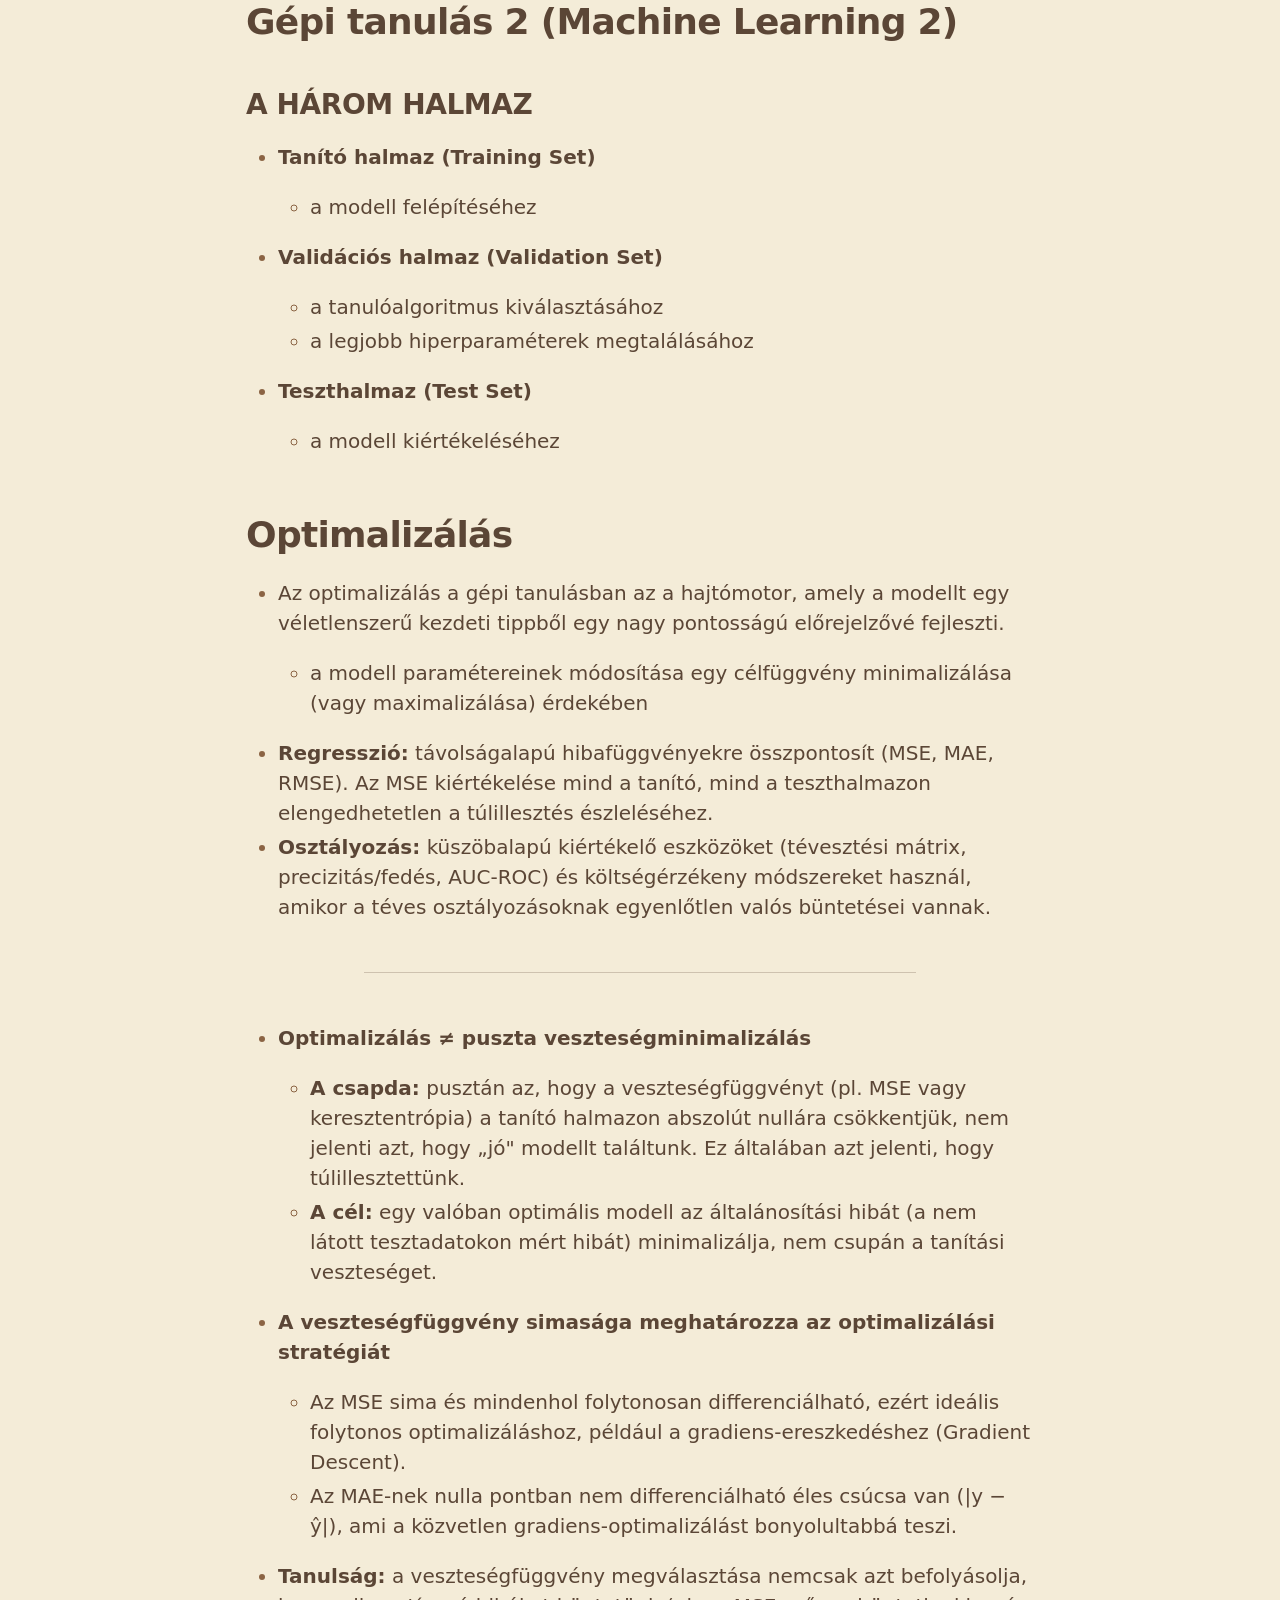
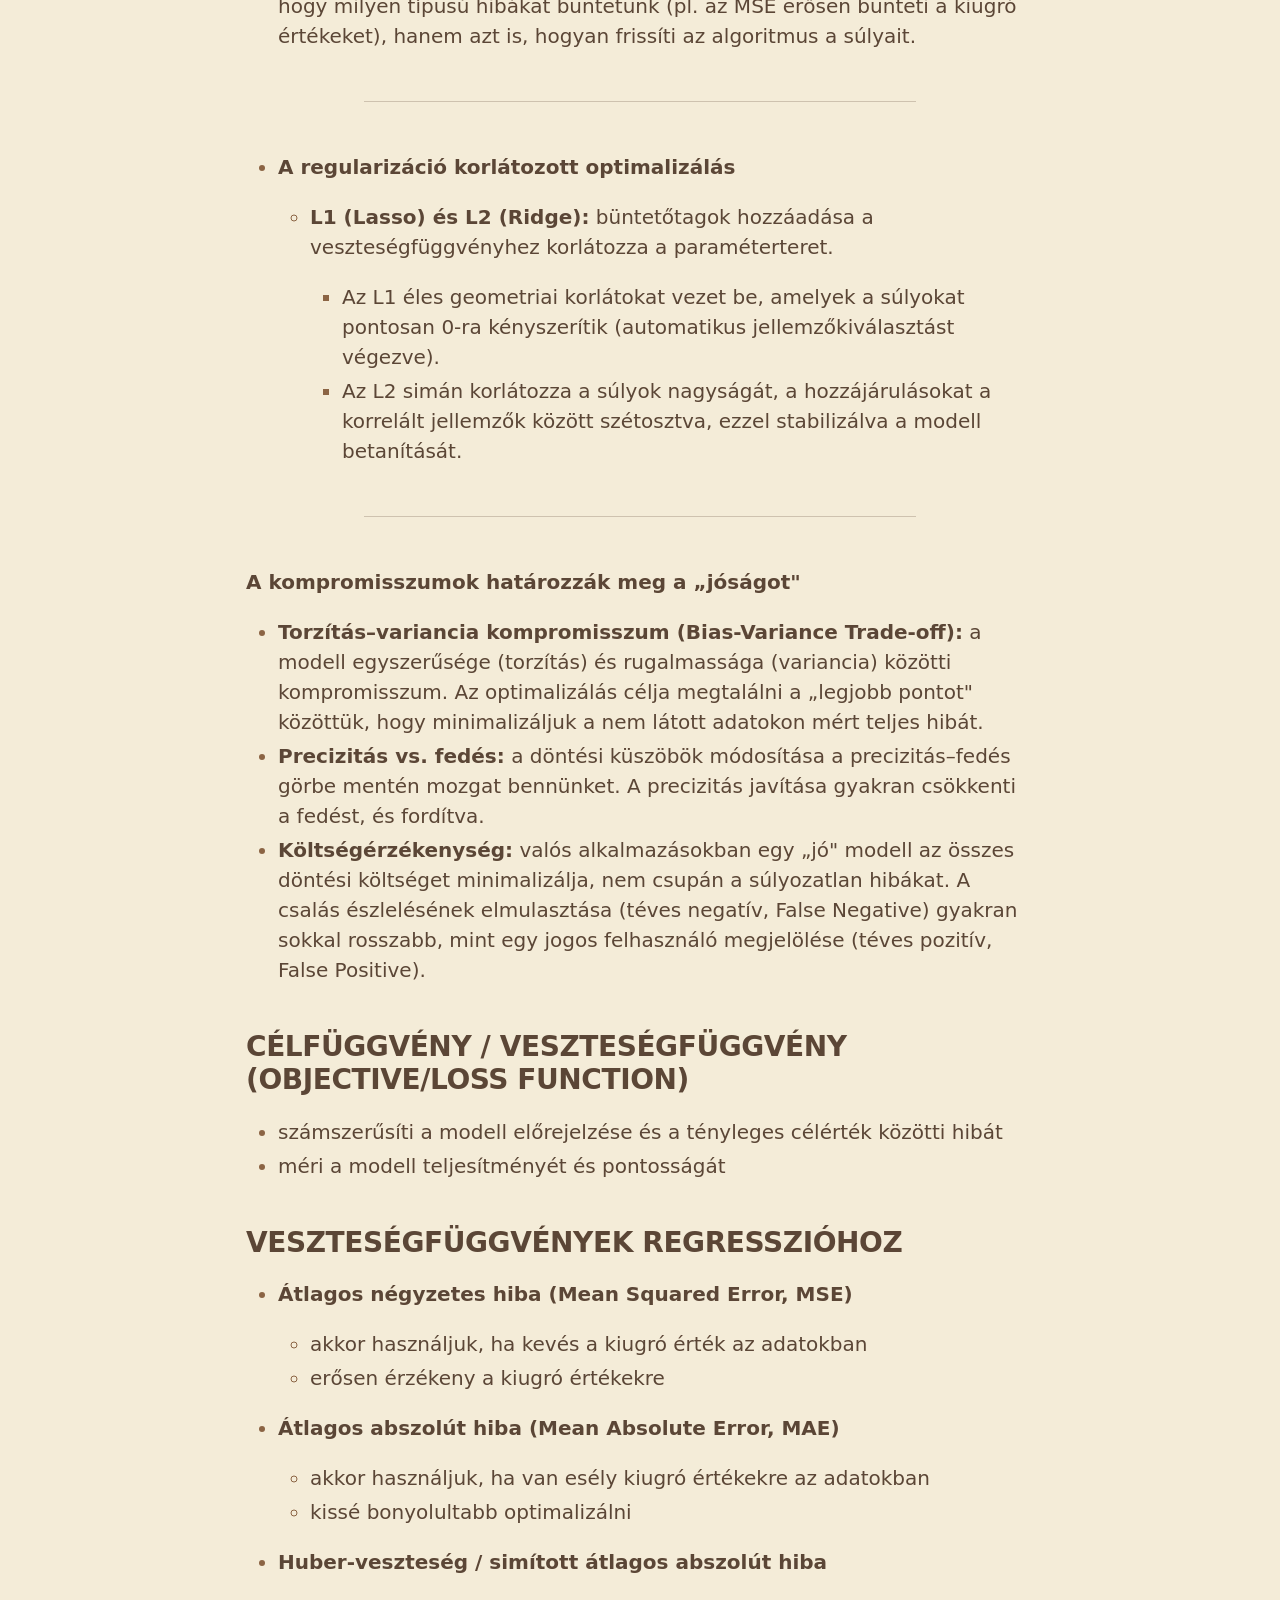
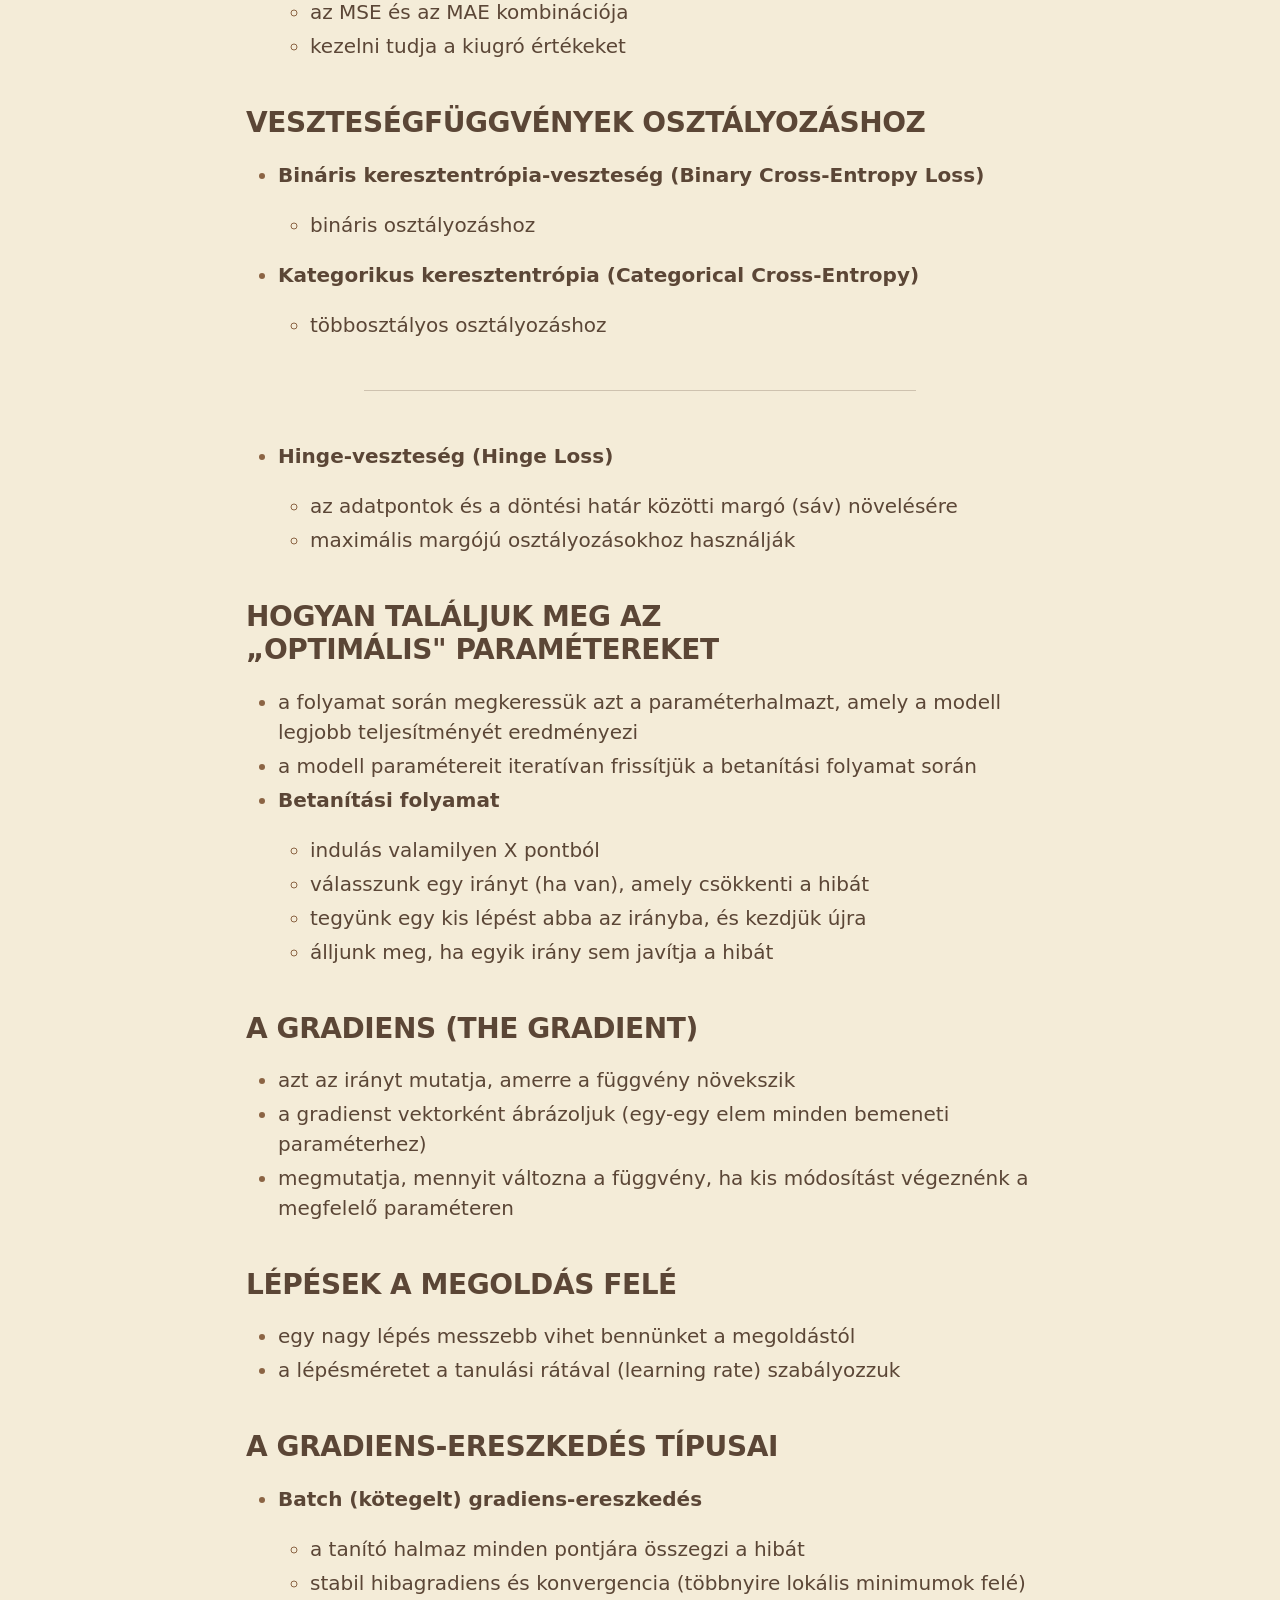
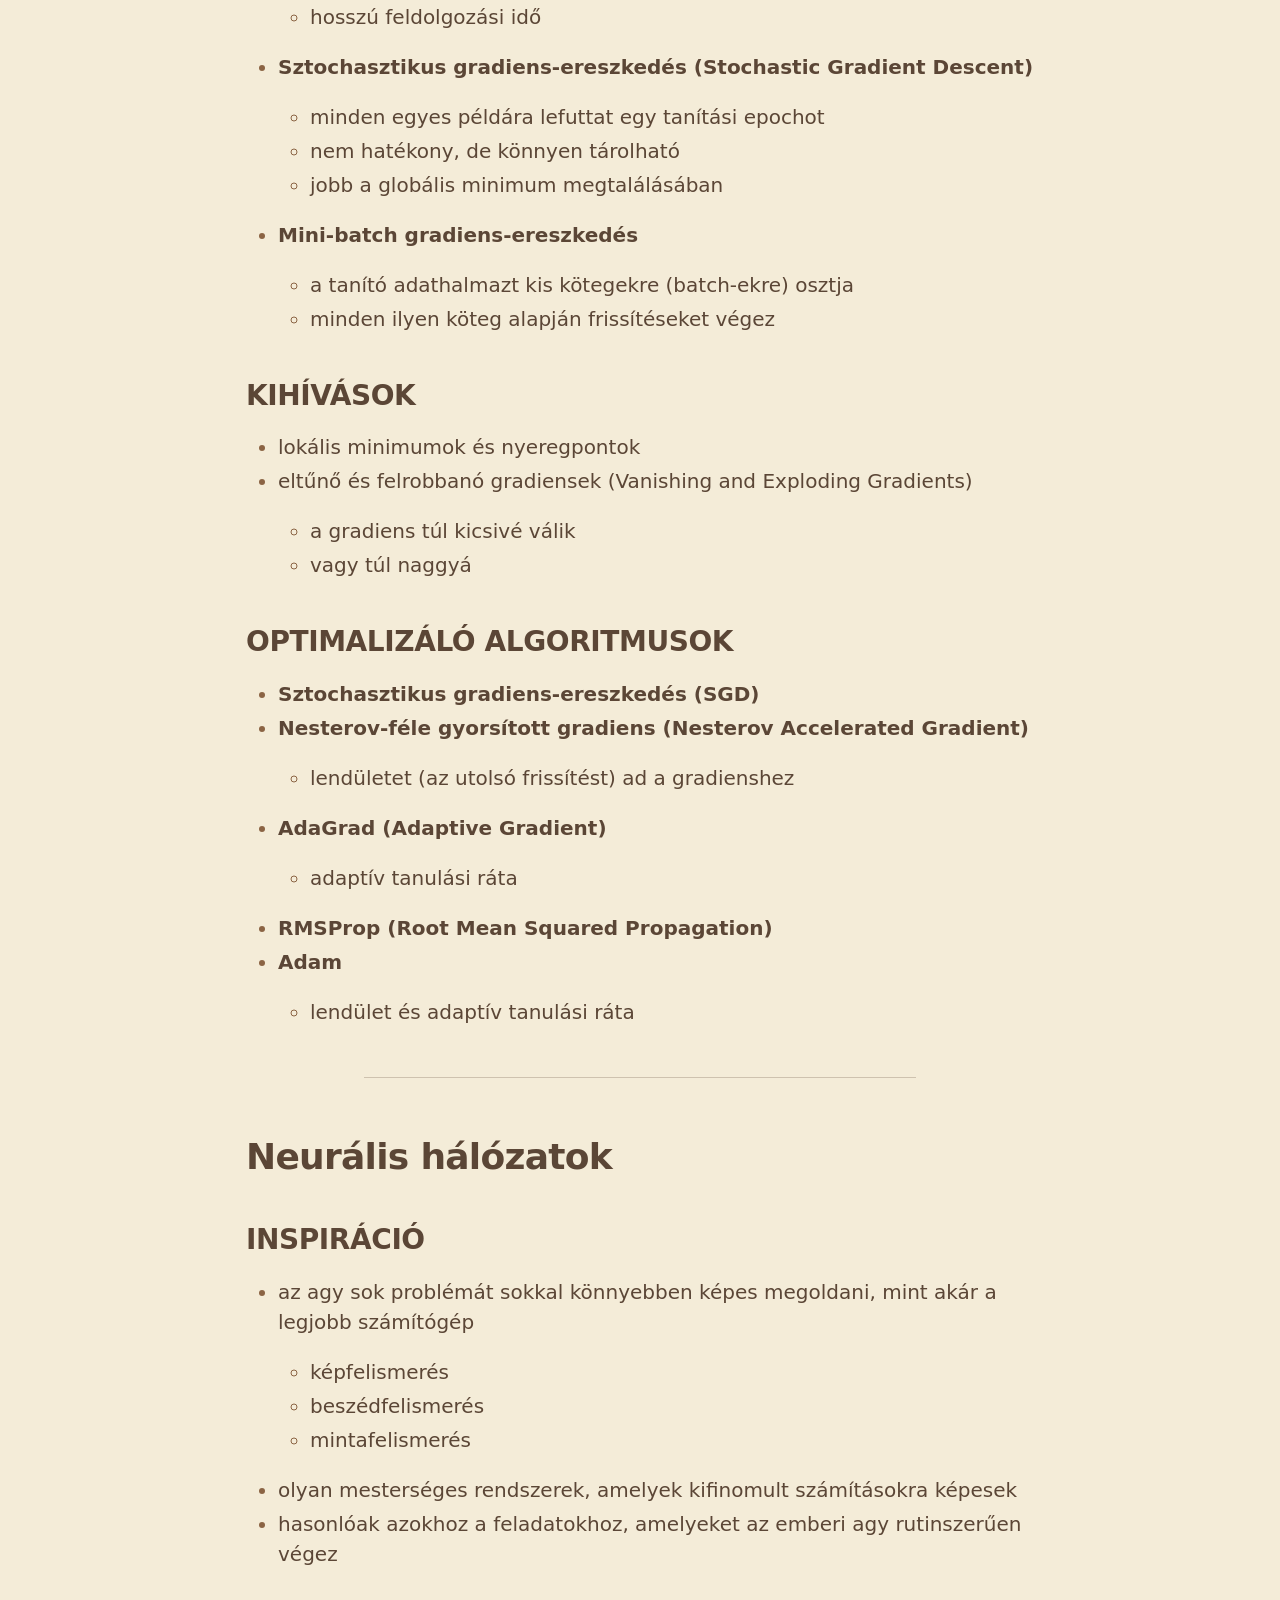
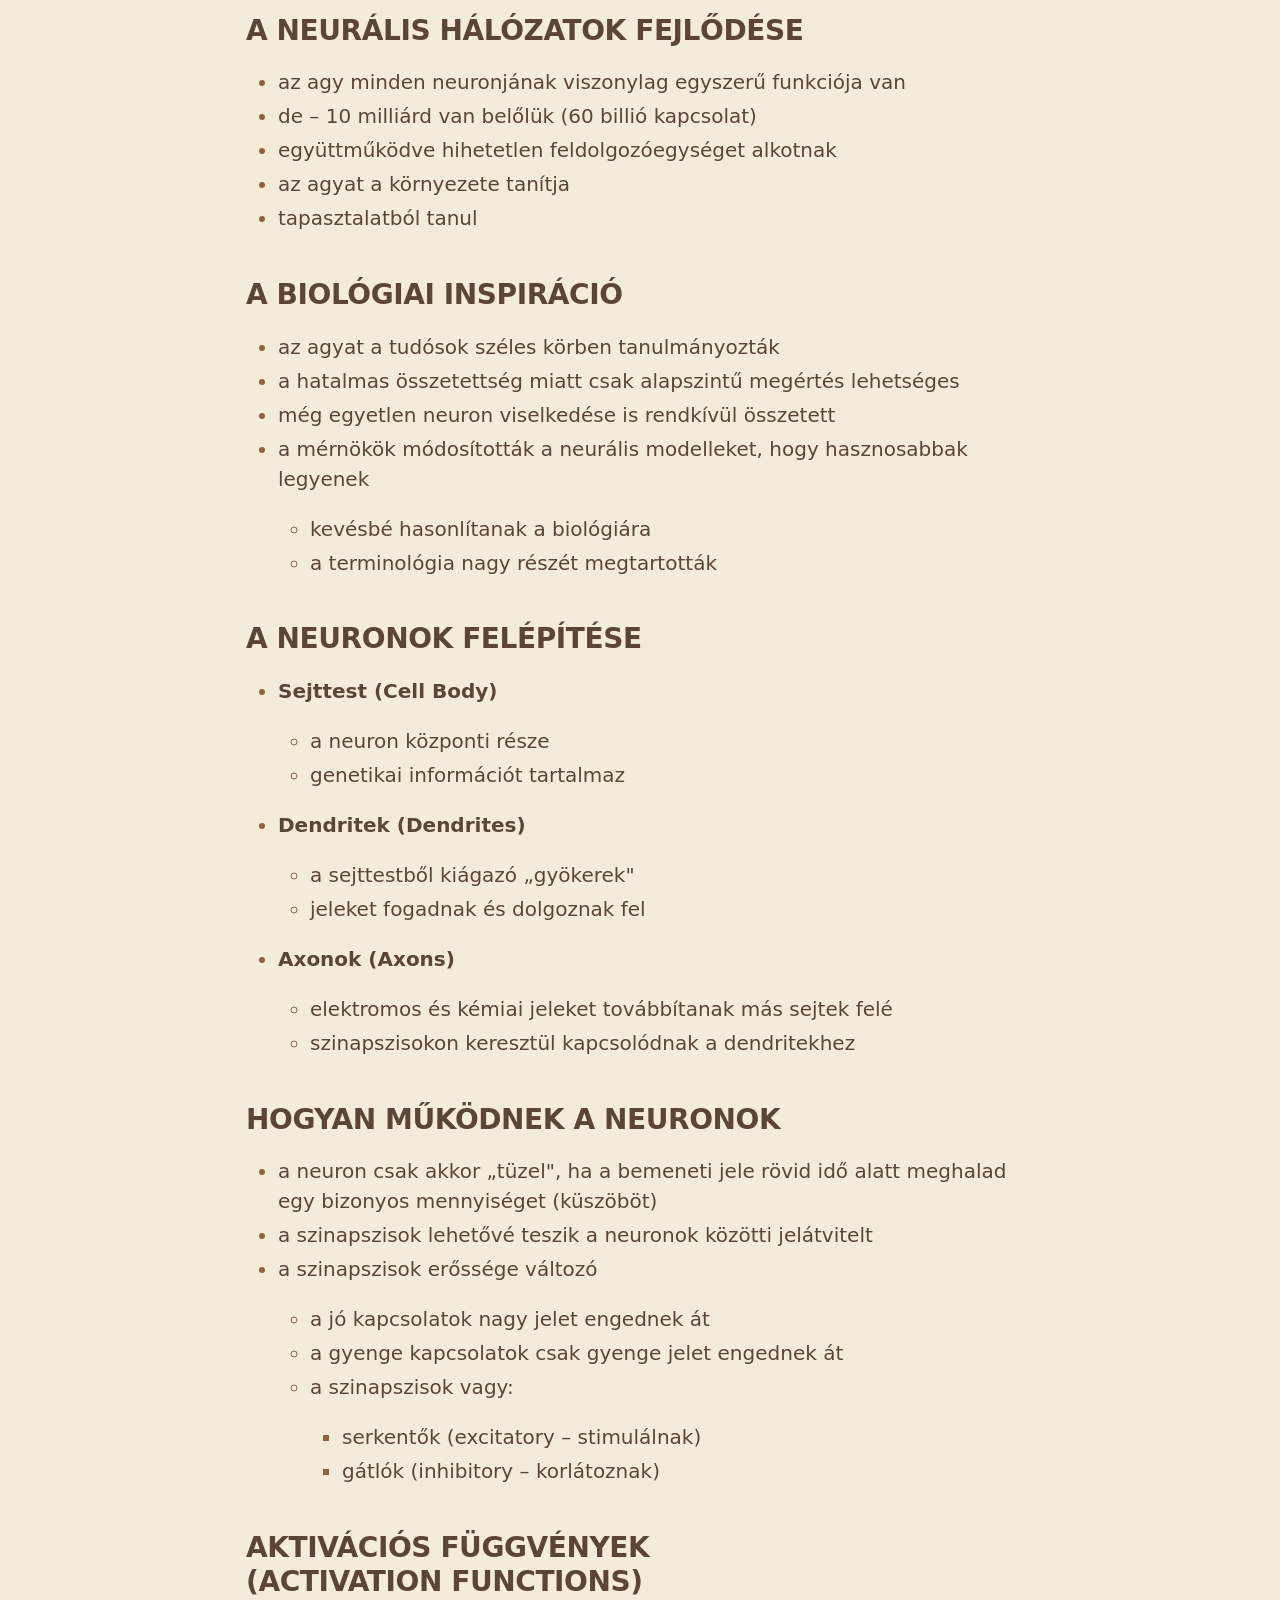
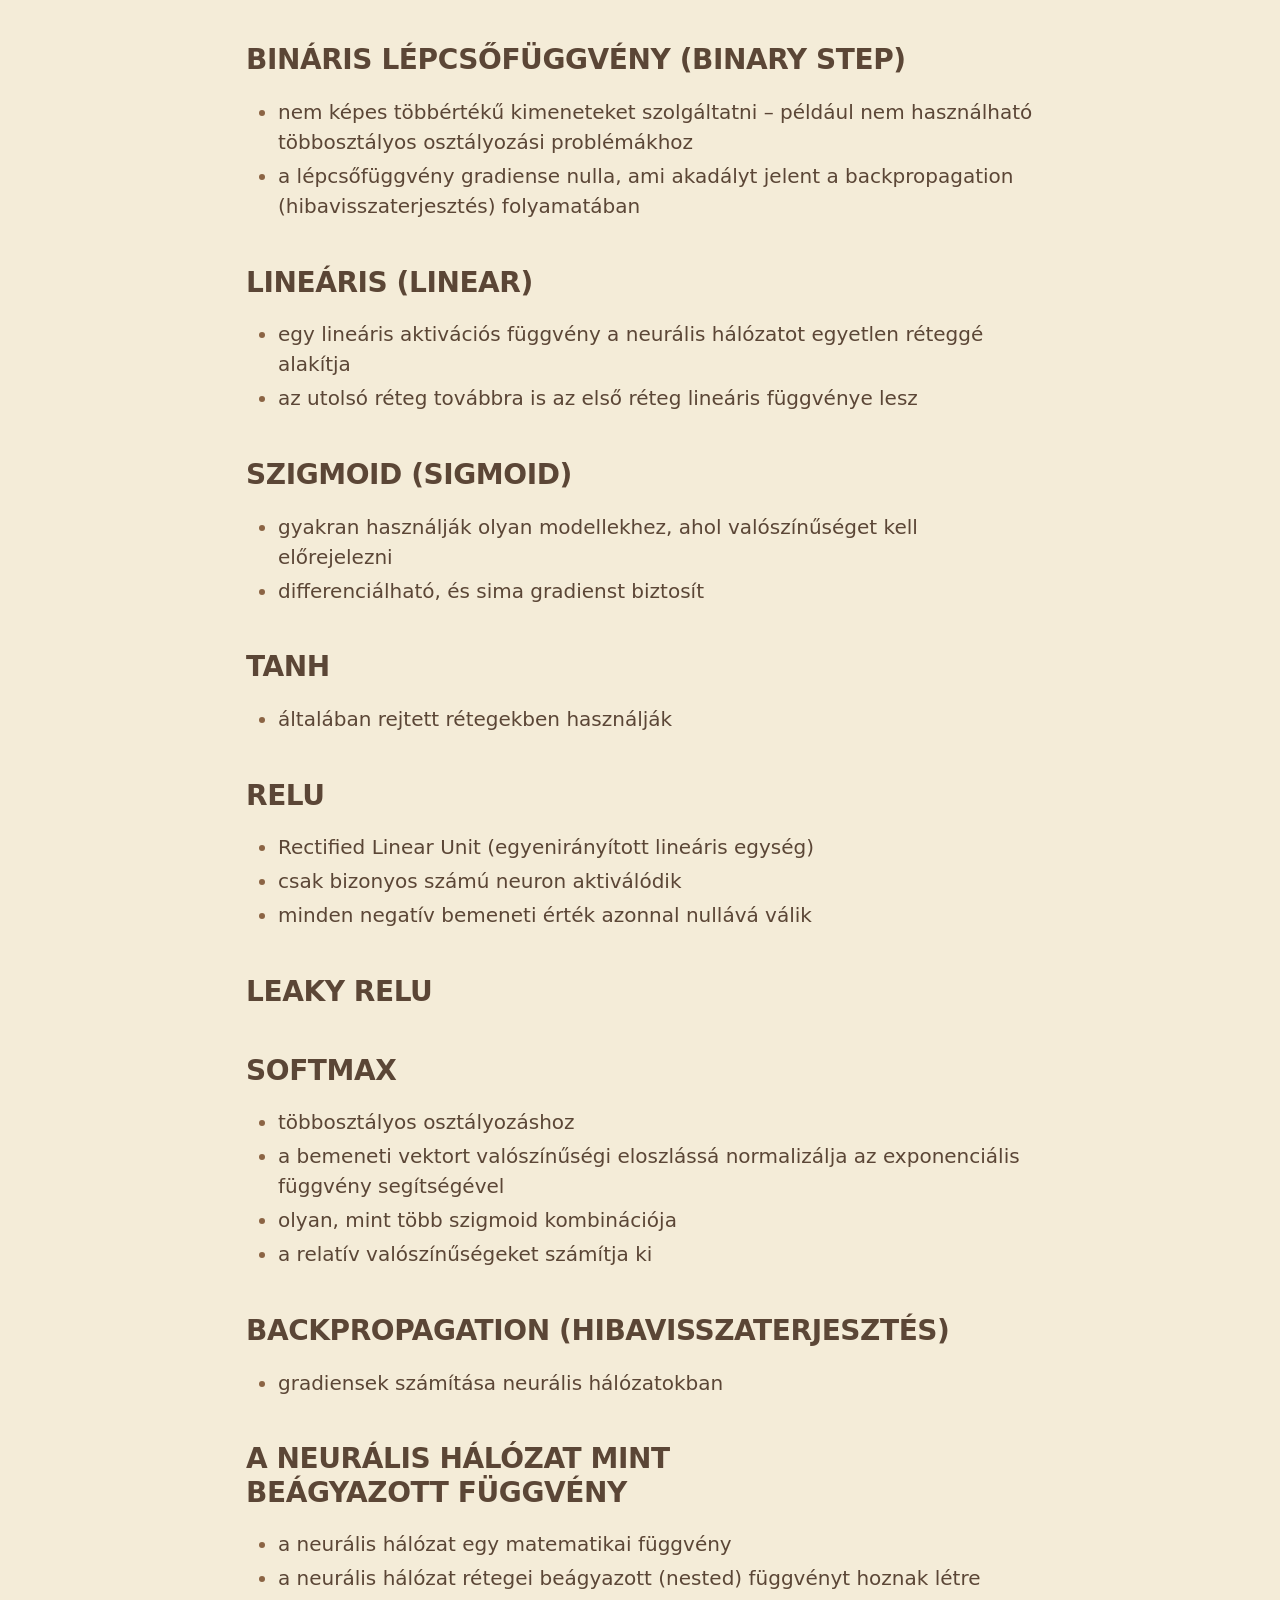
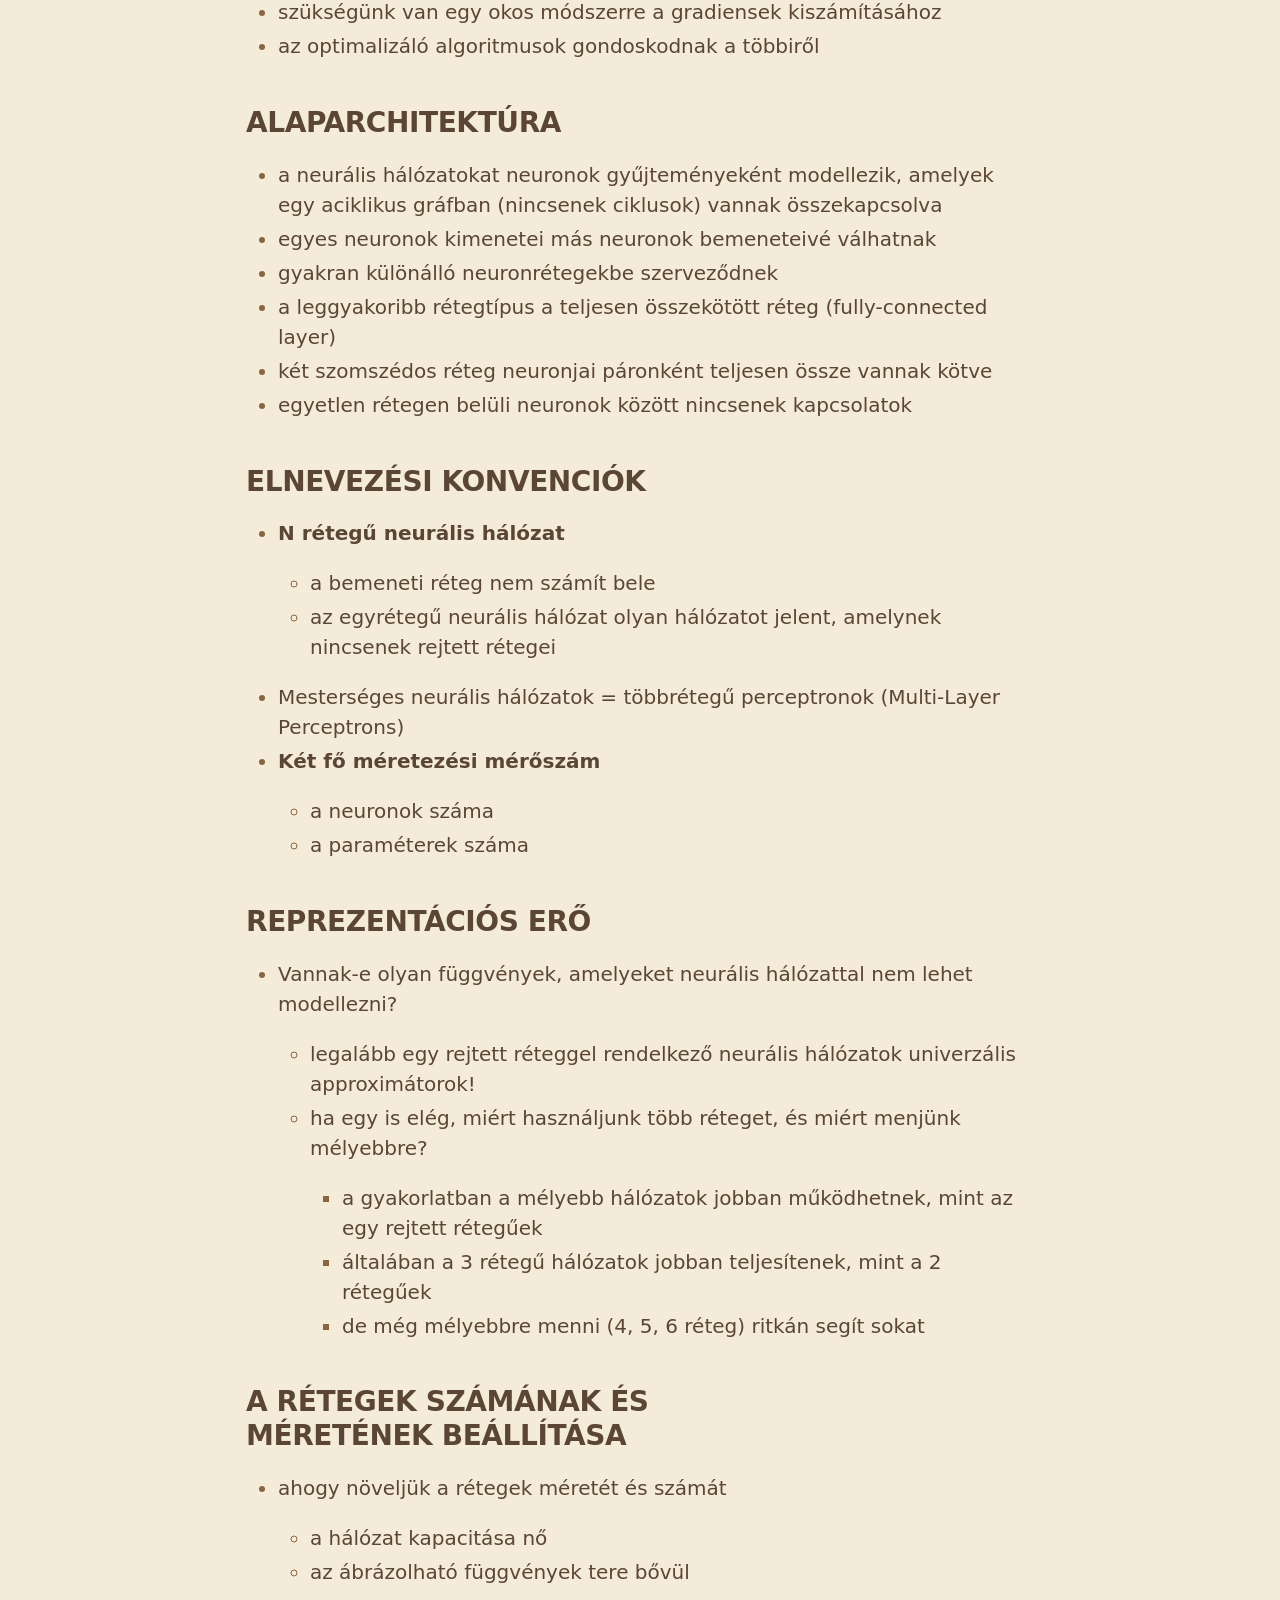
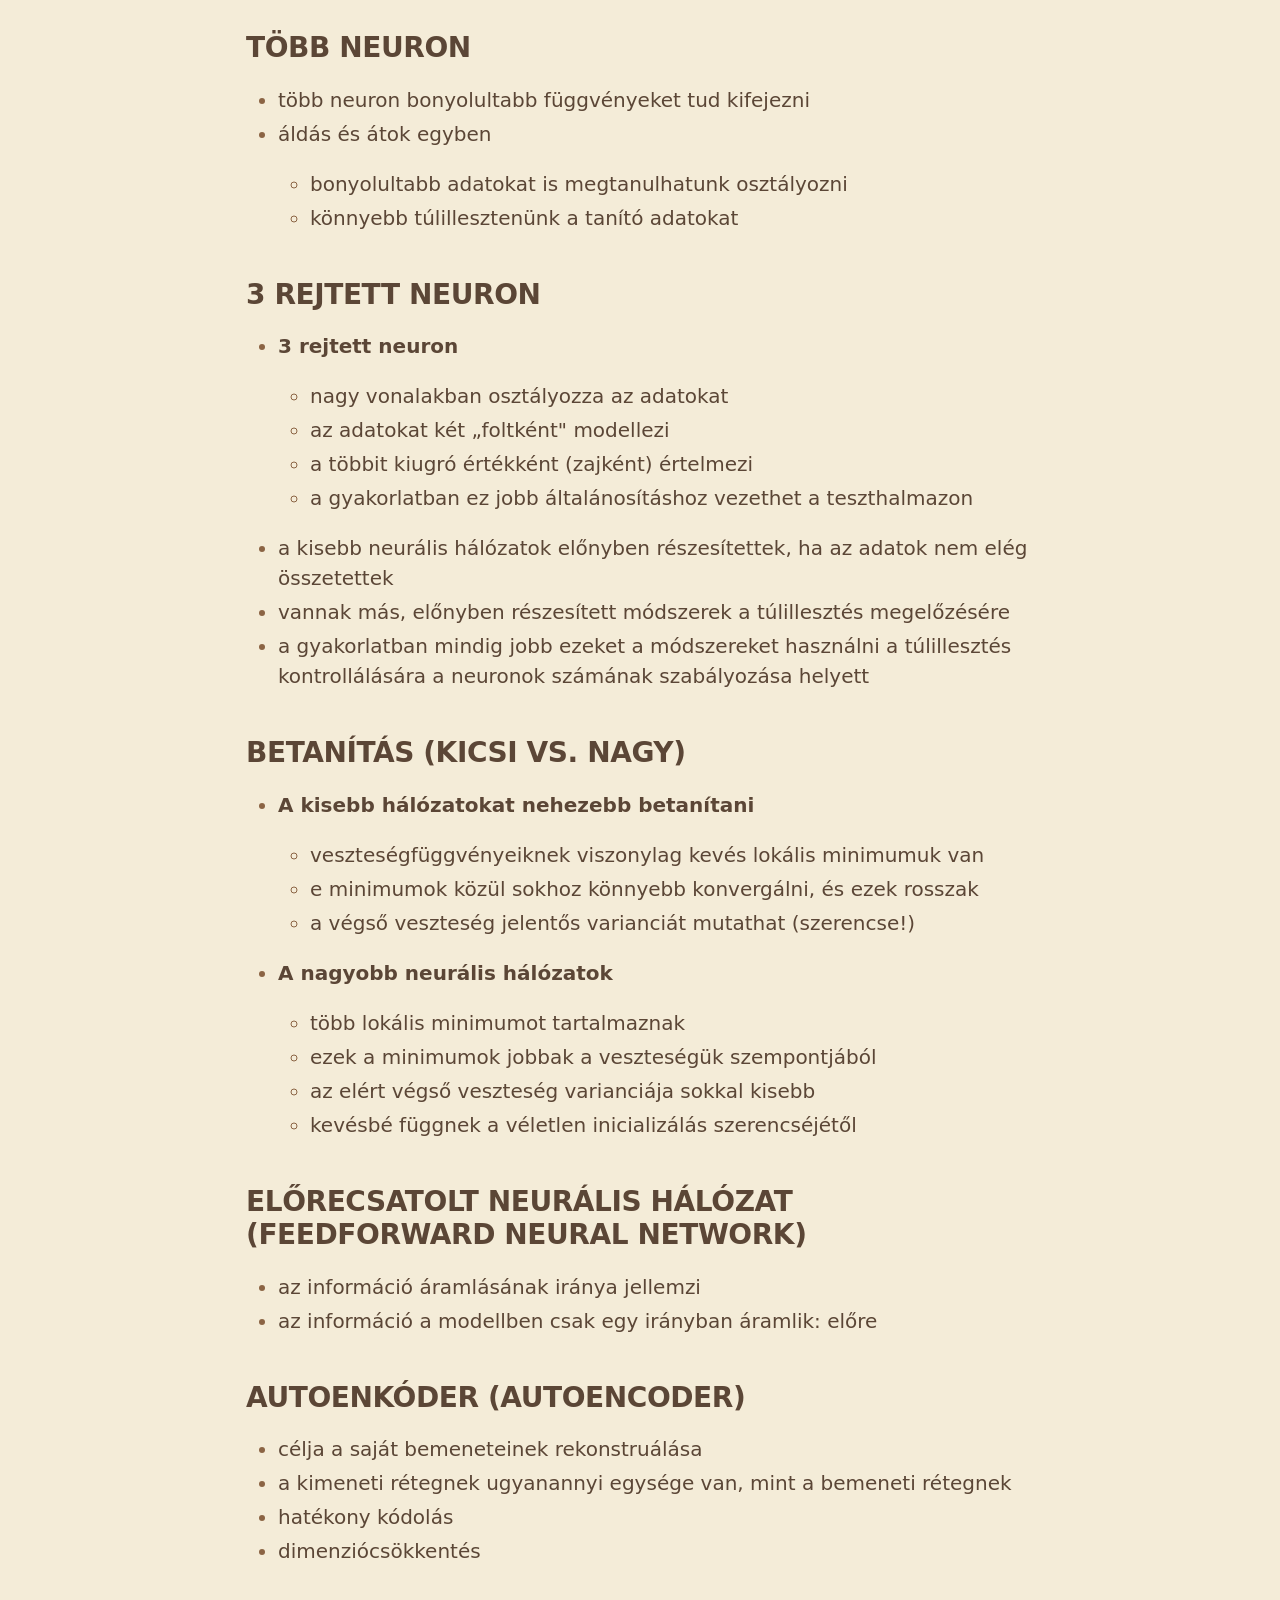
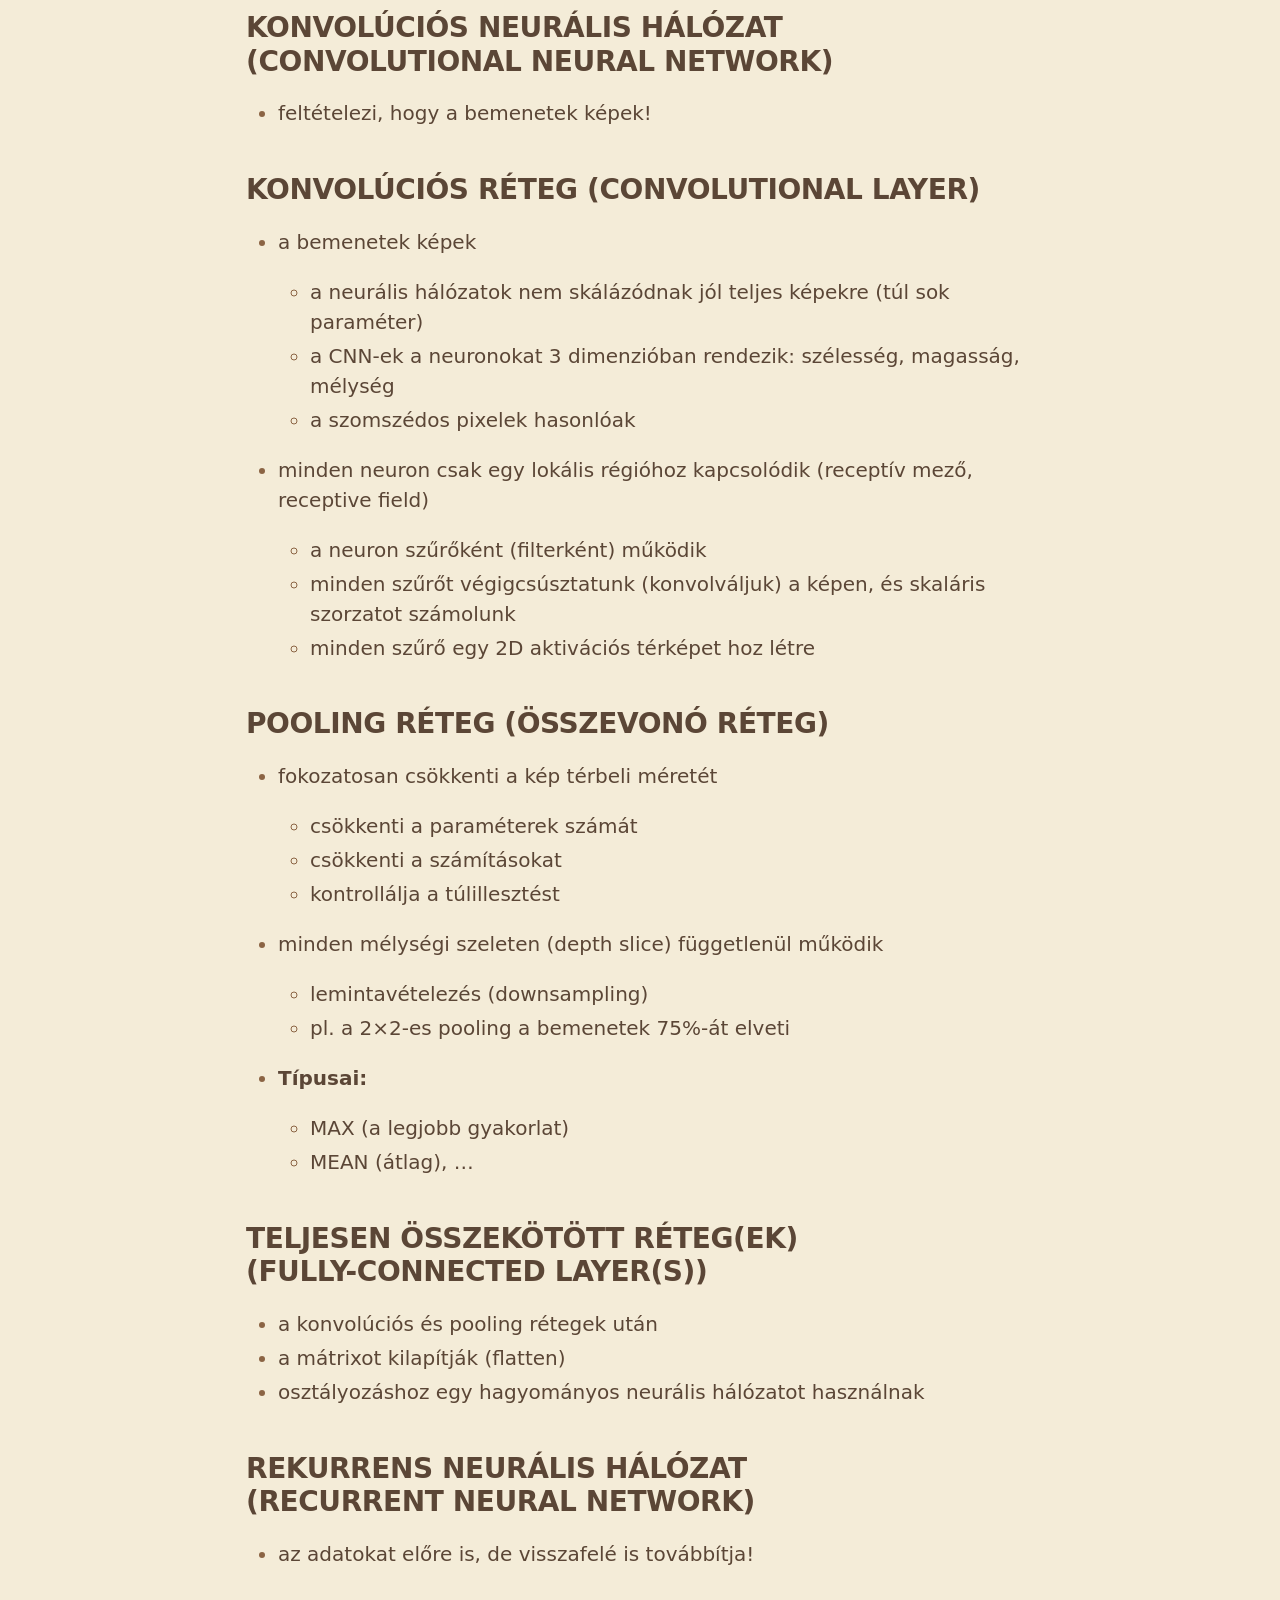
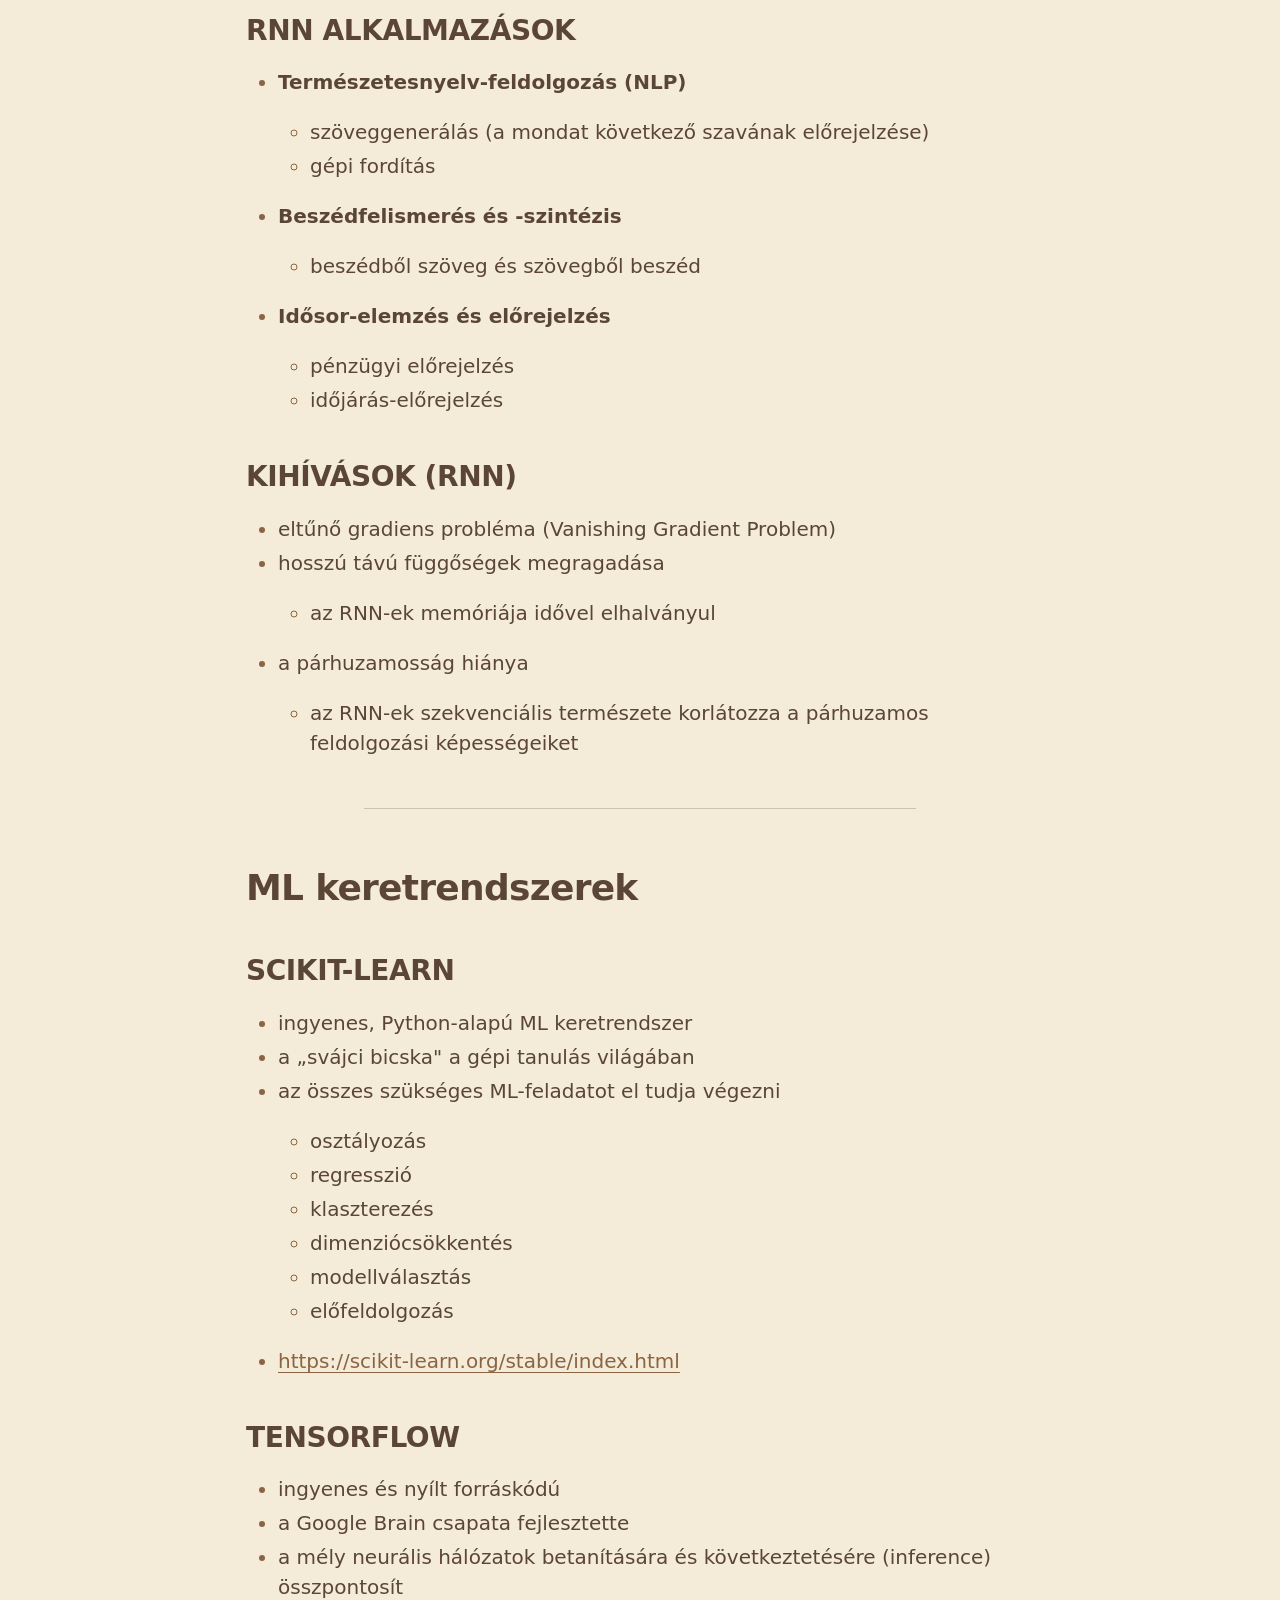
<file: en-to-hu-lectures/web/site/halozat5.html>
﻿<!DOCTYPE html>
<html>

<head>
  <meta charset="utf-8">
  <meta name="viewport" content="width=device-width, initial-scale=1.0">
  <title>Machine Learning 2</title>
  <link rel="stylesheet" href="style.css"/>
</head>
<body>
<h1 id="gépi-tanulás-2-machine-learning-2">Gépi tanulás 2 (Machine Learning 2)</h1>
<h2 id="a-három-halmaz">A HÁROM HALMAZ</h2>
<ul>
<li><strong>Tanító halmaz (Training Set)</strong>
<ul>
<li>a modell felépítéséhez</li>
</ul>
</li>
<li><strong>Validációs halmaz (Validation Set)</strong>
<ul>
<li>a tanulóalgoritmus kiválasztásához</li>
<li>a legjobb hiperparaméterek megtalálásához</li>
</ul>
</li>
<li><strong>Teszthalmaz (Test Set)</strong>
<ul>
<li>a modell kiértékeléséhez</li>
</ul>
</li>
</ul>
<h1 id="optimalizálás">Optimalizálás</h1>
<ul>
<li>Az optimalizálás a gépi tanulásban az a hajtómotor, amely a modellt egy véletlenszerű kezdeti tippből egy nagy pontosságú előrejelzővé fejleszti.
<ul>
<li>a modell paramétereinek módosítása egy célfüggvény minimalizálása (vagy maximalizálása) érdekében</li>
</ul>
</li>
<li><strong>Regresszió:</strong> távolságalapú hibafüggvényekre összpontosít (MSE, MAE, RMSE). Az MSE kiértékelése mind a tanító, mind a teszthalmazon elengedhetetlen a túlillesztés észleléséhez.</li>
<li><strong>Osztályozás:</strong> küszöbalapú kiértékelő eszközöket (tévesztési mátrix, precizitás/fedés, AUC-ROC) és költségérzékeny módszereket használ, amikor a téves osztályozásoknak egyenlőtlen valós büntetései vannak.</li>
</ul>
<hr>
<ul>
<li><strong>Optimalizálás ≠ puszta veszteségminimalizálás</strong>
<ul>
<li><strong>A csapda:</strong> pusztán az, hogy a veszteségfüggvényt (pl. MSE vagy keresztentrópia) a tanító halmazon abszolút nullára csökkentjük, nem jelenti azt, hogy „jó" modellt találtunk. Ez általában azt jelenti, hogy túlillesztettünk.</li>
<li><strong>A cél:</strong> egy valóban optimális modell az általánosítási hibát (a nem látott tesztadatokon mért hibát) minimalizálja, nem csupán a tanítási veszteséget.</li>
</ul>
</li>
<li><strong>A veszteségfüggvény simasága meghatározza az optimalizálási stratégiát</strong>
<ul>
<li>Az MSE sima és mindenhol folytonosan differenciálható, ezért ideális folytonos optimalizáláshoz, például a gradiens-ereszkedéshez (Gradient Descent).</li>
<li>Az MAE-nek nulla pontban nem differenciálható éles csúcsa van (|y − ŷ|), ami a közvetlen gradiens-optimalizálást bonyolultabbá teszi.</li>
</ul>
</li>
<li><strong>Tanulság:</strong> a veszteségfüggvény megválasztása nemcsak azt befolyásolja, hogy milyen típusú hibákat büntetünk (pl. az MSE erősen bünteti a kiugró értékeket), hanem azt is, hogyan frissíti az algoritmus a súlyait.</li>
</ul>
<hr>
<ul>
<li><strong>A regularizáció korlátozott optimalizálás</strong>
<ul>
<li><strong>L1 (Lasso) és L2 (Ridge):</strong> büntetőtagok hozzáadása a veszteségfüggvényhez korlátozza a paraméterteret.
<ul>
<li>Az L1 éles geometriai korlátokat vezet be, amelyek a súlyokat pontosan 0-ra kényszerítik (automatikus jellemzőkiválasztást végezve).</li>
<li>Az L2 simán korlátozza a súlyok nagyságát, a hozzájárulásokat a korrelált jellemzők között szétosztva, ezzel stabilizálva a modell betanítását.</li>
</ul>
</li>
</ul>
</li>
</ul>
<hr>
<p><strong>A kompromisszumok határozzák meg a „jóságot"</strong></p>
<ul>
<li><strong>Torzítás–variancia kompromisszum (Bias-Variance Trade-off):</strong> a modell egyszerűsége (torzítás) és rugalmassága (variancia) közötti kompromisszum. Az optimalizálás célja megtalálni a „legjobb pontot" közöttük, hogy minimalizáljuk a nem látott adatokon mért teljes hibát.</li>
<li><strong>Precizitás vs. fedés:</strong> a döntési küszöbök módosítása a precizitás–fedés görbe mentén mozgat bennünket. A precizitás javítása gyakran csökkenti a fedést, és fordítva.</li>
<li><strong>Költségérzékenység:</strong> valós alkalmazásokban egy „jó" modell az összes döntési költséget minimalizálja, nem csupán a súlyozatlan hibákat. A csalás észlelésének elmulasztása (téves negatív, False Negative) gyakran sokkal rosszabb, mint egy jogos felhasználó megjelölése (téves pozitív, False Positive).</li>
</ul>
<h2 id="célfüggvény--veszteségfüggvény-objectiveloss-function">CÉLFÜGGVÉNY / VESZTESÉGFÜGGVÉNY (OBJECTIVE/LOSS FUNCTION)</h2>
<ul>
<li>számszerűsíti a modell előrejelzése és a tényleges célérték közötti hibát</li>
<li>méri a modell teljesítményét és pontosságát</li>
</ul>
<h2 id="veszteségfüggvények-regresszióhoz">VESZTESÉGFÜGGVÉNYEK REGRESSZIÓHOZ</h2>
<ul>
<li><strong>Átlagos négyzetes hiba (Mean Squared Error, MSE)</strong>
<ul>
<li>akkor használjuk, ha kevés a kiugró érték az adatokban</li>
<li>erősen érzékeny a kiugró értékekre</li>
</ul>
</li>
<li><strong>Átlagos abszolút hiba (Mean Absolute Error, MAE)</strong>
<ul>
<li>akkor használjuk, ha van esély kiugró értékekre az adatokban</li>
<li>kissé bonyolultabb optimalizálni</li>
</ul>
</li>
<li><strong>Huber-veszteség / simított átlagos abszolút hiba</strong>
<ul>
<li>az MSE és az MAE kombinációja</li>
<li>kezelni tudja a kiugró értékeket</li>
</ul>
</li>
</ul>
<h2 id="veszteségfüggvények-osztályozáshoz">VESZTESÉGFÜGGVÉNYEK OSZTÁLYOZÁSHOZ</h2>
<ul>
<li><strong>Bináris keresztentrópia-veszteség (Binary Cross-Entropy Loss)</strong>
<ul>
<li>bináris osztályozáshoz</li>
</ul>
</li>
<li><strong>Kategorikus keresztentrópia (Categorical Cross-Entropy)</strong>
<ul>
<li>többosztályos osztályozáshoz</li>
</ul>
</li>
</ul>
<hr>
<ul>
<li><strong>Hinge-veszteség (Hinge Loss)</strong>
<ul>
<li>az adatpontok és a döntési határ közötti margó (sáv) növelésére</li>
<li>maximális margójú osztályozásokhoz használják</li>
</ul>
</li>
</ul>
<h2 id="hogyan-találjuk-meg-az-„optimális-paramétereket">HOGYAN TALÁLJUK MEG AZ „OPTIMÁLIS" PARAMÉTEREKET</h2>
<ul>
<li>a folyamat során megkeressük azt a paraméterhalmazt, amely a modell legjobb teljesítményét eredményezi</li>
<li>a modell paramétereit iteratívan frissítjük a betanítási folyamat során</li>
<li><strong>Betanítási folyamat</strong>
<ul>
<li>indulás valamilyen X pontból</li>
<li>válasszunk egy irányt (ha van), amely csökkenti a hibát</li>
<li>tegyünk egy kis lépést abba az irányba, és kezdjük újra</li>
<li>álljunk meg, ha egyik irány sem javítja a hibát</li>
</ul>
</li>
</ul>
<h2 id="a-gradiens-the-gradient">A GRADIENS (THE GRADIENT)</h2>
<ul>
<li>azt az irányt mutatja, amerre a függvény növekszik</li>
<li>a gradienst vektorként ábrázoljuk (egy-egy elem minden bemeneti paraméterhez)</li>
<li>megmutatja, mennyit változna a függvény, ha kis módosítást végeznénk a megfelelő paraméteren</li>
</ul>
<h2 id="lépések-a-megoldás-felé">LÉPÉSEK A MEGOLDÁS FELÉ</h2>
<ul>
<li>egy nagy lépés messzebb vihet bennünket a megoldástól</li>
<li>a lépésméretet a tanulási rátával (learning rate) szabályozzuk</li>
</ul>
<h2 id="a-gradiens-ereszkedés-típusai">A GRADIENS-ERESZKEDÉS TÍPUSAI</h2>
<ul>
<li><strong>Batch (kötegelt) gradiens-ereszkedés</strong>
<ul>
<li>a tanító halmaz minden pontjára összegzi a hibát</li>
<li>stabil hibagradiens és konvergencia (többnyire lokális minimumok felé)</li>
<li>hosszú feldolgozási idő</li>
</ul>
</li>
<li><strong>Sztochasztikus gradiens-ereszkedés (Stochastic Gradient Descent)</strong>
<ul>
<li>minden egyes példára lefuttat egy tanítási epochot</li>
<li>nem hatékony, de könnyen tárolható</li>
<li>jobb a globális minimum megtalálásában</li>
</ul>
</li>
<li><strong>Mini-batch gradiens-ereszkedés</strong>
<ul>
<li>a tanító adathalmazt kis kötegekre (batch-ekre) osztja</li>
<li>minden ilyen köteg alapján frissítéseket végez</li>
</ul>
</li>
</ul>
<h2 id="kihívások">KIHÍVÁSOK</h2>
<ul>
<li>lokális minimumok és nyeregpontok</li>
<li>eltűnő és felrobbanó gradiensek (Vanishing and Exploding Gradients)
<ul>
<li>a gradiens túl kicsivé válik</li>
<li>vagy túl naggyá</li>
</ul>
</li>
</ul>
<h2 id="optimalizáló-algoritmusok">OPTIMALIZÁLÓ ALGORITMUSOK</h2>
<ul>
<li><strong>Sztochasztikus gradiens-ereszkedés (SGD)</strong></li>
<li><strong>Nesterov-féle gyorsított gradiens (Nesterov Accelerated Gradient)</strong>
<ul>
<li>lendületet (az utolsó frissítést) ad a gradienshez</li>
</ul>
</li>
<li><strong>AdaGrad (Adaptive Gradient)</strong>
<ul>
<li>adaptív tanulási ráta</li>
</ul>
</li>
<li><strong>RMSProp (Root Mean Squared Propagation)</strong></li>
<li><strong>Adam</strong>
<ul>
<li>lendület és adaptív tanulási ráta</li>
</ul>
</li>
</ul>
<hr>
<h1 id="neurális-hálózatok">Neurális hálózatok</h1>
<h2 id="inspiráció">INSPIRÁCIÓ</h2>
<ul>
<li>az agy sok problémát sokkal könnyebben képes megoldani, mint akár a legjobb számítógép
<ul>
<li>képfelismerés</li>
<li>beszédfelismerés</li>
<li>mintafelismerés</li>
</ul>
</li>
<li>olyan mesterséges rendszerek, amelyek kifinomult számításokra képesek</li>
<li>hasonlóak azokhoz a feladatokhoz, amelyeket az emberi agy rutinszerűen végez</li>
</ul>
<h2 id="a-neurális-hálózatok-fejlődése">A NEURÁLIS HÁLÓZATOK FEJLŐDÉSE</h2>
<ul>
<li>az agy minden neuronjának viszonylag egyszerű funkciója van</li>
<li>de – 10 milliárd van belőlük (60 billió kapcsolat)</li>
<li>együttműködve hihetetlen feldolgozóegységet alkotnak</li>
<li>az agyat a környezete tanítja</li>
<li>tapasztalatból tanul</li>
</ul>
<h2 id="a-biológiai-inspiráció">A BIOLÓGIAI INSPIRÁCIÓ</h2>
<ul>
<li>az agyat a tudósok széles körben tanulmányozták</li>
<li>a hatalmas összetettség miatt csak alapszintű megértés lehetséges</li>
<li>még egyetlen neuron viselkedése is rendkívül összetett</li>
<li>a mérnökök módosították a neurális modelleket, hogy hasznosabbak legyenek
<ul>
<li>kevésbé hasonlítanak a biológiára</li>
<li>a terminológia nagy részét megtartották</li>
</ul>
</li>
</ul>
<h2 id="a-neuronok-felépítése">A NEURONOK FELÉPÍTÉSE</h2>
<ul>
<li><strong>Sejttest (Cell Body)</strong>
<ul>
<li>a neuron központi része</li>
<li>genetikai információt tartalmaz</li>
</ul>
</li>
<li><strong>Dendritek (Dendrites)</strong>
<ul>
<li>a sejttestből kiágazó „gyökerek"</li>
<li>jeleket fogadnak és dolgoznak fel</li>
</ul>
</li>
<li><strong>Axonok (Axons)</strong>
<ul>
<li>elektromos és kémiai jeleket továbbítanak más sejtek felé</li>
<li>szinapszisokon keresztül kapcsolódnak a dendritekhez</li>
</ul>
</li>
</ul>
<h2 id="hogyan-működnek-a-neuronok">HOGYAN MŰKÖDNEK A NEURONOK</h2>
<ul>
<li>a neuron csak akkor „tüzel", ha a bemeneti jele rövid idő alatt meghalad egy bizonyos mennyiséget (küszöböt)</li>
<li>a szinapszisok lehetővé teszik a neuronok közötti jelátvitelt</li>
<li>a szinapszisok erőssége változó
<ul>
<li>a jó kapcsolatok nagy jelet engednek át</li>
<li>a gyenge kapcsolatok csak gyenge jelet engednek át</li>
<li>a szinapszisok vagy:
<ul>
<li>serkentők (excitatory – stimulálnak)</li>
<li>gátlók (inhibitory – korlátoznak)</li>
</ul>
</li>
</ul>
</li>
</ul>
<h2 id="aktivációs-függvények-activation-functions">AKTIVÁCIÓS FÜGGVÉNYEK (ACTIVATION FUNCTIONS)</h2>
<h2 id="bináris-lépcsőfüggvény-binary-step">BINÁRIS LÉPCSŐFÜGGVÉNY (BINARY STEP)</h2>
<ul>
<li>nem képes többértékű kimeneteket szolgáltatni – például nem használható többosztályos osztályozási problémákhoz</li>
<li>a lépcsőfüggvény gradiense nulla, ami akadályt jelent a backpropagation (hibavisszaterjesztés) folyamatában</li>
</ul>
<h2 id="lineáris-linear">LINEÁRIS (LINEAR)</h2>
<ul>
<li>egy lineáris aktivációs függvény a neurális hálózatot egyetlen réteggé alakítja</li>
<li>az utolsó réteg továbbra is az első réteg lineáris függvénye lesz</li>
</ul>
<h2 id="szigmoid-sigmoid">SZIGMOID (SIGMOID)</h2>
<ul>
<li>gyakran használják olyan modellekhez, ahol valószínűséget kell előrejelezni</li>
<li>differenciálható, és sima gradienst biztosít</li>
</ul>
<h2 id="tanh">TANH</h2>
<ul>
<li>általában rejtett rétegekben használják</li>
</ul>
<h2 id="relu">RELU</h2>
<ul>
<li>Rectified Linear Unit (egyenirányított lineáris egység)</li>
<li>csak bizonyos számú neuron aktiválódik</li>
<li>minden negatív bemeneti érték azonnal nullává válik</li>
</ul>
<h2 id="leaky-relu">LEAKY RELU</h2>
<h2 id="softmax">SOFTMAX</h2>
<ul>
<li>többosztályos osztályozáshoz</li>
<li>a bemeneti vektort valószínűségi eloszlássá normalizálja az exponenciális függvény segítségével</li>
<li>olyan, mint több szigmoid kombinációja</li>
<li>a relatív valószínűségeket számítja ki</li>
</ul>
<h2 id="backpropagation-hibavisszaterjesztés">BACKPROPAGATION (HIBAVISSZATERJESZTÉS)</h2>
<ul>
<li>gradiensek számítása neurális hálózatokban</li>
</ul>
<h2 id="a-neurális-hálózat-mint-beágyazott-függvény">A NEURÁLIS HÁLÓZAT MINT BEÁGYAZOTT FÜGGVÉNY</h2>
<ul>
<li>a neurális hálózat egy matematikai függvény</li>
<li>a neurális hálózat rétegei beágyazott (nested) függvényt hoznak létre</li>
<li>szükségünk van egy okos módszerre a gradiensek kiszámításához</li>
<li>az optimalizáló algoritmusok gondoskodnak a többiről</li>
</ul>
<h2 id="alaparchitektúra">ALAPARCHITEKTÚRA</h2>
<ul>
<li>a neurális hálózatokat neuronok gyűjteményeként modellezik, amelyek egy aciklikus gráfban (nincsenek ciklusok) vannak összekapcsolva</li>
<li>egyes neuronok kimenetei más neuronok bemeneteivé válhatnak</li>
<li>gyakran különálló neuronrétegekbe szerveződnek</li>
<li>a leggyakoribb rétegtípus a teljesen összekötött réteg (fully-connected layer)</li>
<li>két szomszédos réteg neuronjai páronként teljesen össze vannak kötve</li>
<li>egyetlen rétegen belüli neuronok között nincsenek kapcsolatok</li>
</ul>
<h2 id="elnevezési-konvenciók">ELNEVEZÉSI KONVENCIÓK</h2>
<ul>
<li><strong>N rétegű neurális hálózat</strong>
<ul>
<li>a bemeneti réteg nem számít bele</li>
<li>az egyrétegű neurális hálózat olyan hálózatot jelent, amelynek nincsenek rejtett rétegei</li>
</ul>
</li>
<li>Mesterséges neurális hálózatok = többrétegű perceptronok (Multi-Layer Perceptrons)</li>
<li><strong>Két fő méretezési mérőszám</strong>
<ul>
<li>a neuronok száma</li>
<li>a paraméterek száma</li>
</ul>
</li>
</ul>
<h2 id="reprezentációs-erő">REPREZENTÁCIÓS ERŐ</h2>
<ul>
<li>Vannak-e olyan függvények, amelyeket neurális hálózattal nem lehet modellezni?
<ul>
<li>legalább egy rejtett réteggel rendelkező neurális hálózatok univerzális approximátorok!</li>
<li>ha egy is elég, miért használjunk több réteget, és miért menjünk mélyebbre?
<ul>
<li>a gyakorlatban a mélyebb hálózatok jobban működhetnek, mint az egy rejtett rétegűek</li>
<li>általában a 3 rétegű hálózatok jobban teljesítenek, mint a 2 rétegűek</li>
<li>de még mélyebbre menni (4, 5, 6 réteg) ritkán segít sokat</li>
</ul>
</li>
</ul>
</li>
</ul>
<h2 id="a-rétegek-számának-és-méretének-beállítása">A RÉTEGEK SZÁMÁNAK ÉS MÉRETÉNEK BEÁLLÍTÁSA</h2>
<ul>
<li>ahogy növeljük a rétegek méretét és számát
<ul>
<li>a hálózat kapacitása nő</li>
<li>az ábrázolható függvények tere bővül</li>
</ul>
</li>
</ul>
<h2 id="több-neuron">TÖBB NEURON</h2>
<ul>
<li>több neuron bonyolultabb függvényeket tud kifejezni</li>
<li>áldás és átok egyben
<ul>
<li>bonyolultabb adatokat is megtanulhatunk osztályozni</li>
<li>könnyebb túlillesztenünk a tanító adatokat</li>
</ul>
</li>
</ul>
<h2 id="rejtett-neuron">3 REJTETT NEURON</h2>
<ul>
<li><strong>3 rejtett neuron</strong>
<ul>
<li>nagy vonalakban osztályozza az adatokat</li>
<li>az adatokat két „foltként" modellezi</li>
<li>a többit kiugró értékként (zajként) értelmezi</li>
<li>a gyakorlatban ez jobb általánosításhoz vezethet a teszthalmazon</li>
</ul>
</li>
<li>a kisebb neurális hálózatok előnyben részesítettek, ha az adatok nem elég összetettek</li>
<li>vannak más, előnyben részesített módszerek a túlillesztés megelőzésére</li>
<li>a gyakorlatban mindig jobb ezeket a módszereket használni a túlillesztés kontrollálására a neuronok számának szabályozása helyett</li>
</ul>
<h2 id="betanítás-kicsi-vs.-nagy">BETANÍTÁS (KICSI VS. NAGY)</h2>
<ul>
<li><strong>A kisebb hálózatokat nehezebb betanítani</strong>
<ul>
<li>veszteségfüggvényeiknek viszonylag kevés lokális minimumuk van</li>
<li>e minimumok közül sokhoz könnyebb konvergálni, és ezek rosszak</li>
<li>a végső veszteség jelentős varianciát mutathat (szerencse!)</li>
</ul>
</li>
<li><strong>A nagyobb neurális hálózatok</strong>
<ul>
<li>több lokális minimumot tartalmaznak</li>
<li>ezek a minimumok jobbak a veszteségük szempontjából</li>
<li>az elért végső veszteség varianciája sokkal kisebb</li>
<li>kevésbé függnek a véletlen inicializálás szerencséjétől</li>
</ul>
</li>
</ul>
<h2 id="előrecsatolt-neurális-hálózat-feedforward-neural-network">ELŐRECSATOLT NEURÁLIS HÁLÓZAT (FEEDFORWARD NEURAL NETWORK)</h2>
<ul>
<li>az információ áramlásának iránya jellemzi</li>
<li>az információ a modellben csak egy irányban áramlik: előre</li>
</ul>
<h2 id="autoenkóder-autoencoder">AUTOENKÓDER (AUTOENCODER)</h2>
<ul>
<li>célja a saját bemeneteinek rekonstruálása</li>
<li>a kimeneti rétegnek ugyanannyi egysége van, mint a bemeneti rétegnek</li>
<li>hatékony kódolás</li>
<li>dimenziócsökkentés</li>
</ul>
<h2 id="konvolúciós-neurális-hálózat-convolutional-neural-network">KONVOLÚCIÓS NEURÁLIS HÁLÓZAT (CONVOLUTIONAL NEURAL NETWORK)</h2>
<ul>
<li>feltételezi, hogy a bemenetek képek!</li>
</ul>
<h2 id="konvolúciós-réteg-convolutional-layer">KONVOLÚCIÓS RÉTEG (CONVOLUTIONAL LAYER)</h2>
<ul>
<li>a bemenetek képek
<ul>
<li>a neurális hálózatok nem skálázódnak jól teljes képekre (túl sok paraméter)</li>
<li>a CNN-ek a neuronokat 3 dimenzióban rendezik: szélesség, magasság, mélység</li>
<li>a szomszédos pixelek hasonlóak</li>
</ul>
</li>
<li>minden neuron csak egy lokális régióhoz kapcsolódik (receptív mező, receptive field)
<ul>
<li>a neuron szűrőként (filterként) működik</li>
<li>minden szűrőt végigcsúsztatunk (konvolváljuk) a képen, és skaláris szorzatot számolunk</li>
<li>minden szűrő egy 2D aktivációs térképet hoz létre</li>
</ul>
</li>
</ul>
<h2 id="pooling-réteg-összevonó-réteg">POOLING RÉTEG (ÖSSZEVONÓ RÉTEG)</h2>
<ul>
<li>fokozatosan csökkenti a kép térbeli méretét
<ul>
<li>csökkenti a paraméterek számát</li>
<li>csökkenti a számításokat</li>
<li>kontrollálja a túlillesztést</li>
</ul>
</li>
<li>minden mélységi szeleten (depth slice) függetlenül működik
<ul>
<li>lemintavételezés (downsampling)</li>
<li>pl. a 2×2-es pooling a bemenetek 75%-át elveti</li>
</ul>
</li>
<li><strong>Típusai:</strong>
<ul>
<li>MAX (a legjobb gyakorlat)</li>
<li>MEAN (átlag), …</li>
</ul>
</li>
</ul>
<h2 id="teljesen-összekötött-rétegek-fully-connected-layers">TELJESEN ÖSSZEKÖTÖTT RÉTEG(EK) (FULLY-CONNECTED LAYER(S))</h2>
<ul>
<li>a konvolúciós és pooling rétegek után</li>
<li>a mátrixot kilapítják (flatten)</li>
<li>osztályozáshoz egy hagyományos neurális hálózatot használnak</li>
</ul>
<h2 id="rekurrens-neurális-hálózat-recurrent-neural-network">REKURRENS NEURÁLIS HÁLÓZAT (RECURRENT NEURAL NETWORK)</h2>
<ul>
<li>az adatokat előre is, de visszafelé is továbbítja!</li>
</ul>
<h2 id="rnn-alkalmazások">RNN ALKALMAZÁSOK</h2>
<ul>
<li><strong>Természetesnyelv-feldolgozás (NLP)</strong>
<ul>
<li>szöveggenerálás (a mondat következő szavának előrejelzése)</li>
<li>gépi fordítás</li>
</ul>
</li>
<li><strong>Beszédfelismerés és -szintézis</strong>
<ul>
<li>beszédből szöveg és szövegből beszéd</li>
</ul>
</li>
<li><strong>Idősor-elemzés és előrejelzés</strong>
<ul>
<li>pénzügyi előrejelzés</li>
<li>időjárás-előrejelzés</li>
</ul>
</li>
</ul>
<h2 id="kihívások-rnn">KIHÍVÁSOK (RNN)</h2>
<ul>
<li>eltűnő gradiens probléma (Vanishing Gradient Problem)</li>
<li>hosszú távú függőségek megragadása
<ul>
<li>az RNN-ek memóriája idővel elhalványul</li>
</ul>
</li>
<li>a párhuzamosság hiánya
<ul>
<li>az RNN-ek szekvenciális természete korlátozza a párhuzamos feldolgozási képességeiket</li>
</ul>
</li>
</ul>
<hr>
<h1 id="ml-keretrendszerek">ML keretrendszerek</h1>
<h2 id="scikit-learn">SCIKIT-LEARN</h2>
<ul>
<li>ingyenes, Python-alapú ML keretrendszer</li>
<li>a „svájci bicska" a gépi tanulás világában</li>
<li>az összes szükséges ML-feladatot el tudja végezni
<ul>
<li>osztályozás</li>
<li>regresszió</li>
<li>klaszterezés</li>
<li>dimenziócsökkentés</li>
<li>modellválasztás</li>
<li>előfeldolgozás</li>
</ul>
</li>
<li><a href="https://scikit-learn.org/stable/index.html">https://scikit-learn.org/stable/index.html</a></li>
</ul>
<h2 id="tensorflow">TENSORFLOW</h2>
<ul>
<li>ingyenes és nyílt forráskódú</li>
<li>a Google Brain csapata fejlesztette</li>
<li>a mély neurális hálózatok betanítására és következtetésére (inference) összpontosít</li>
<li>több hátránya is van: pl. nincs Windows-támogatás</li>
<li><a href="https://www.tensorflow.org/">https://www.tensorflow.org/</a></li>
</ul>
<h2 id="pytorch">PYTORCH</h2>
<ul>
<li>nyílt forráskódú gépi tanulási keretrendszer</li>
<li>a Facebook AI Research laborja fejlesztette</li>
<li><strong>TorchVision:</strong> magas szintű felület, amely tartalmaz
<ul>
<li>előre betanított modelleket, adathalmazokat és képtranszformációs függvényeket</li>
</ul>
</li>
<li><a href="https://pytorch.org/">https://pytorch.org/</a></li>
</ul>
<h2 id="keras">KERAS</h2>
<ul>
<li>felhasználóbarát API neurális hálózatok megvalósításához</li>
<li>minimalizálja a gyakori felhasználási esetekhez szükséges lépéseket</li>
<li>támogatja a Tensorflow és a PyTorch háttérrendszert (backend)</li>
<li><a href="https://keras.io/">https://keras.io/</a></li>
</ul>
<h2 id="xgboost">XGBOOST</h2>
<ul>
<li>napjaink egyik legnépszerűbb ML-csomagja</li>
<li>úgy tervezték, hogy rendkívül hatékony, rugalmas és hordozható legyen</li>
<li>ugyanaz a kód fut a főbb elosztott környezetekben (Hadoop, SGE, MPI)</li>
<li><a href="https://xgboost.readthedocs.io/en/stable/">https://xgboost.readthedocs.io/en/stable/</a></li>
</ul>
</body>
</html>
</file>
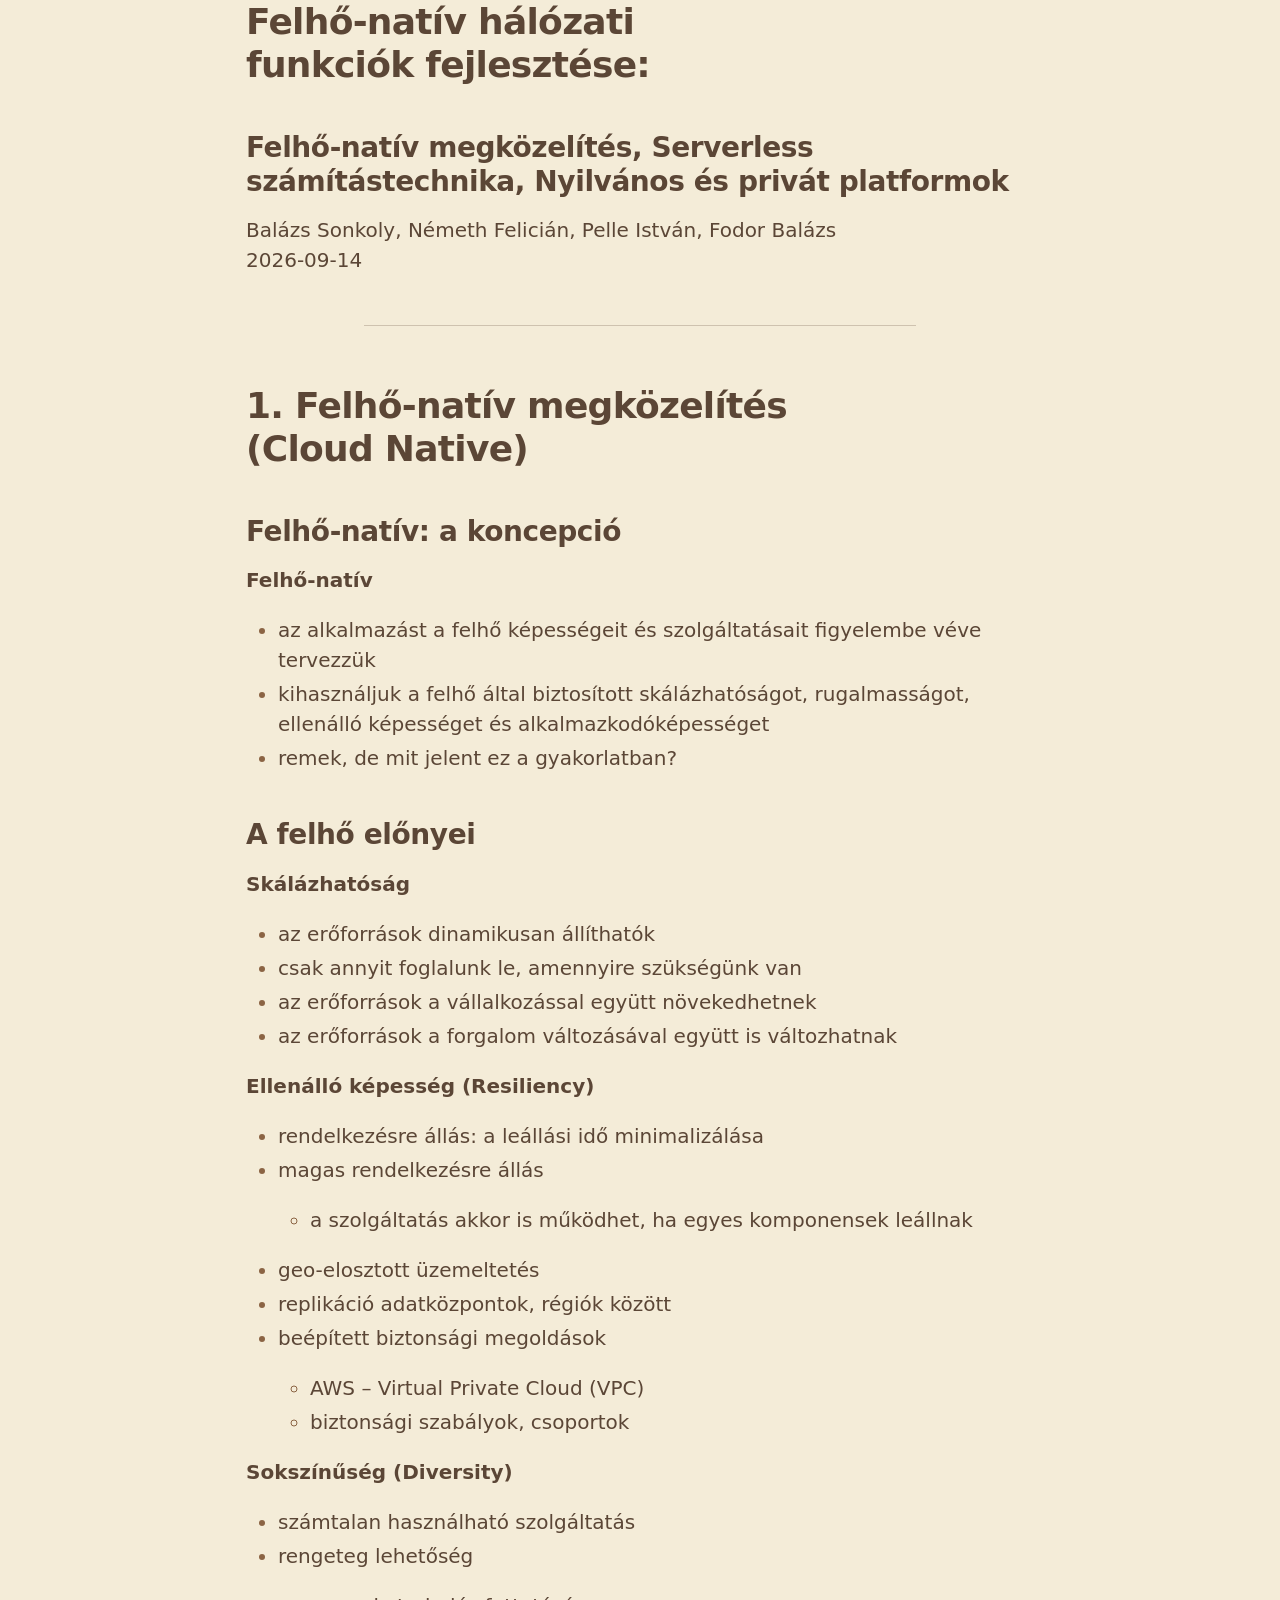
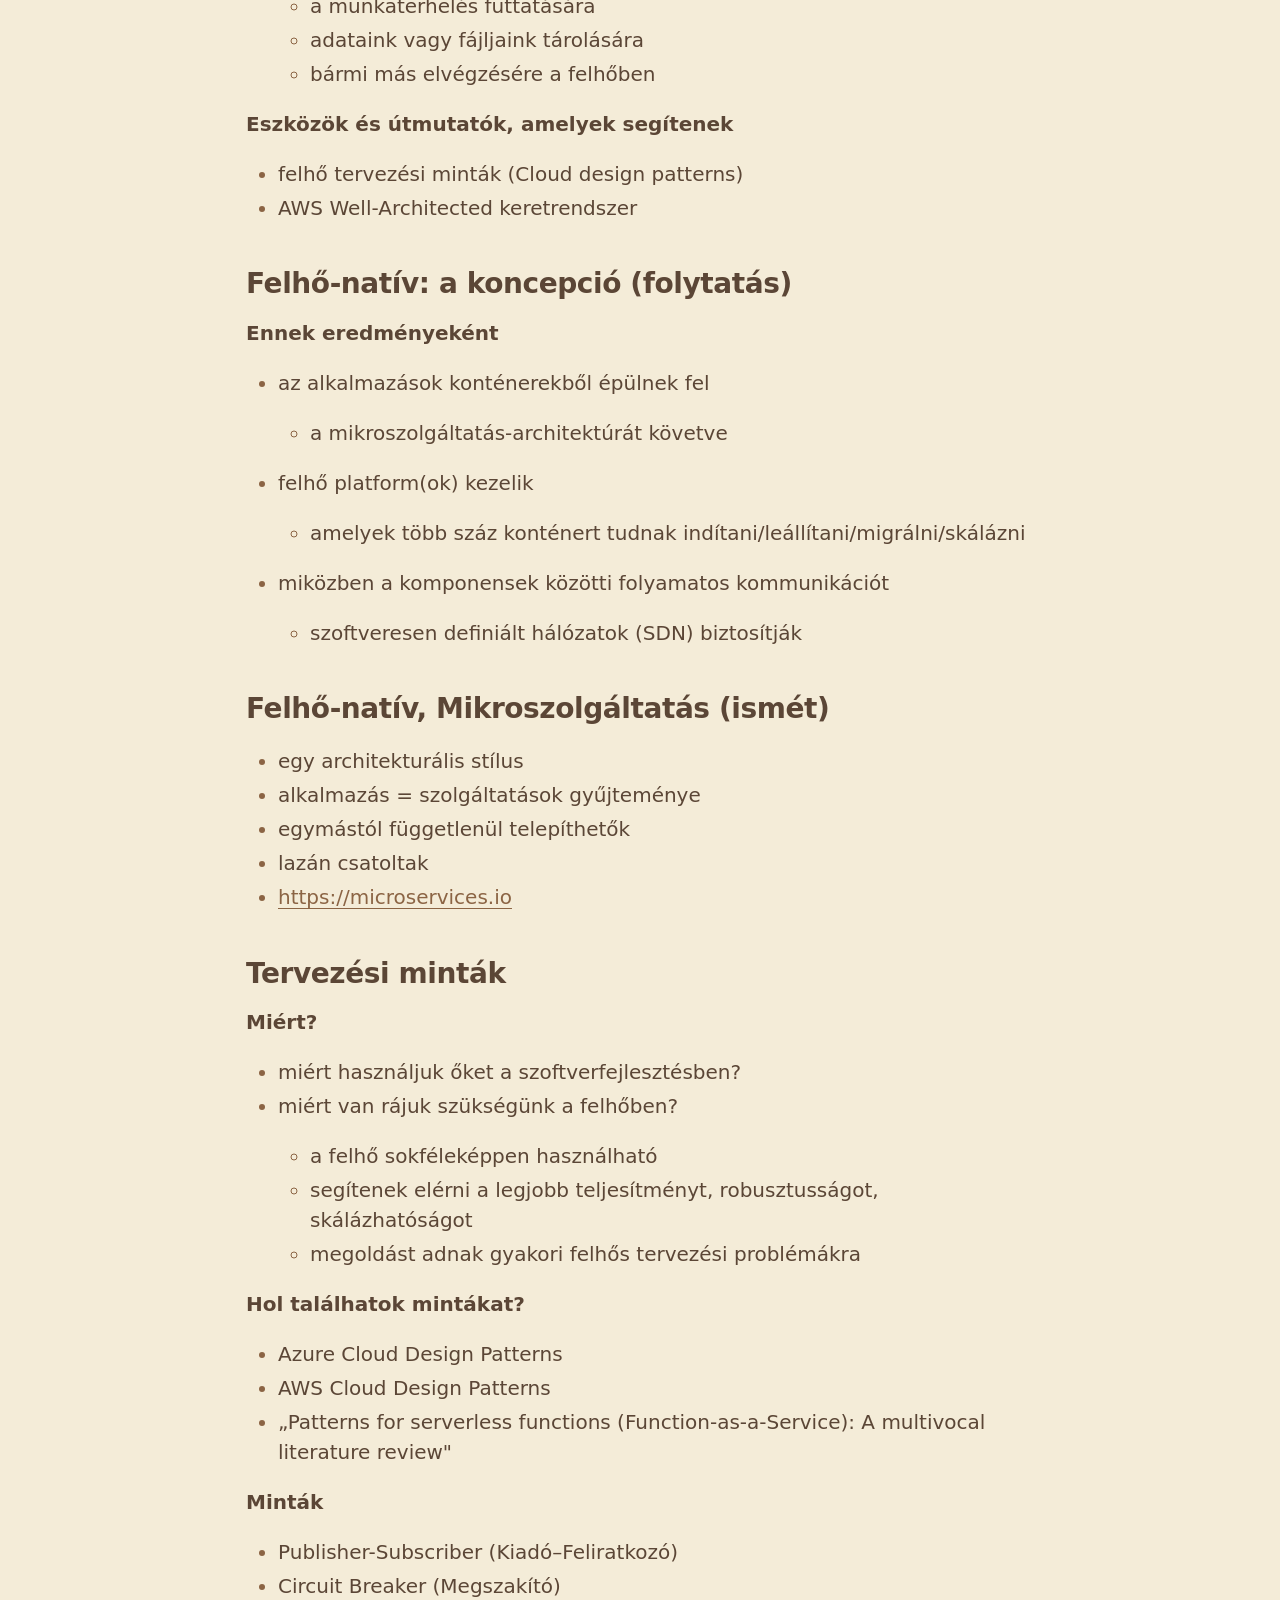
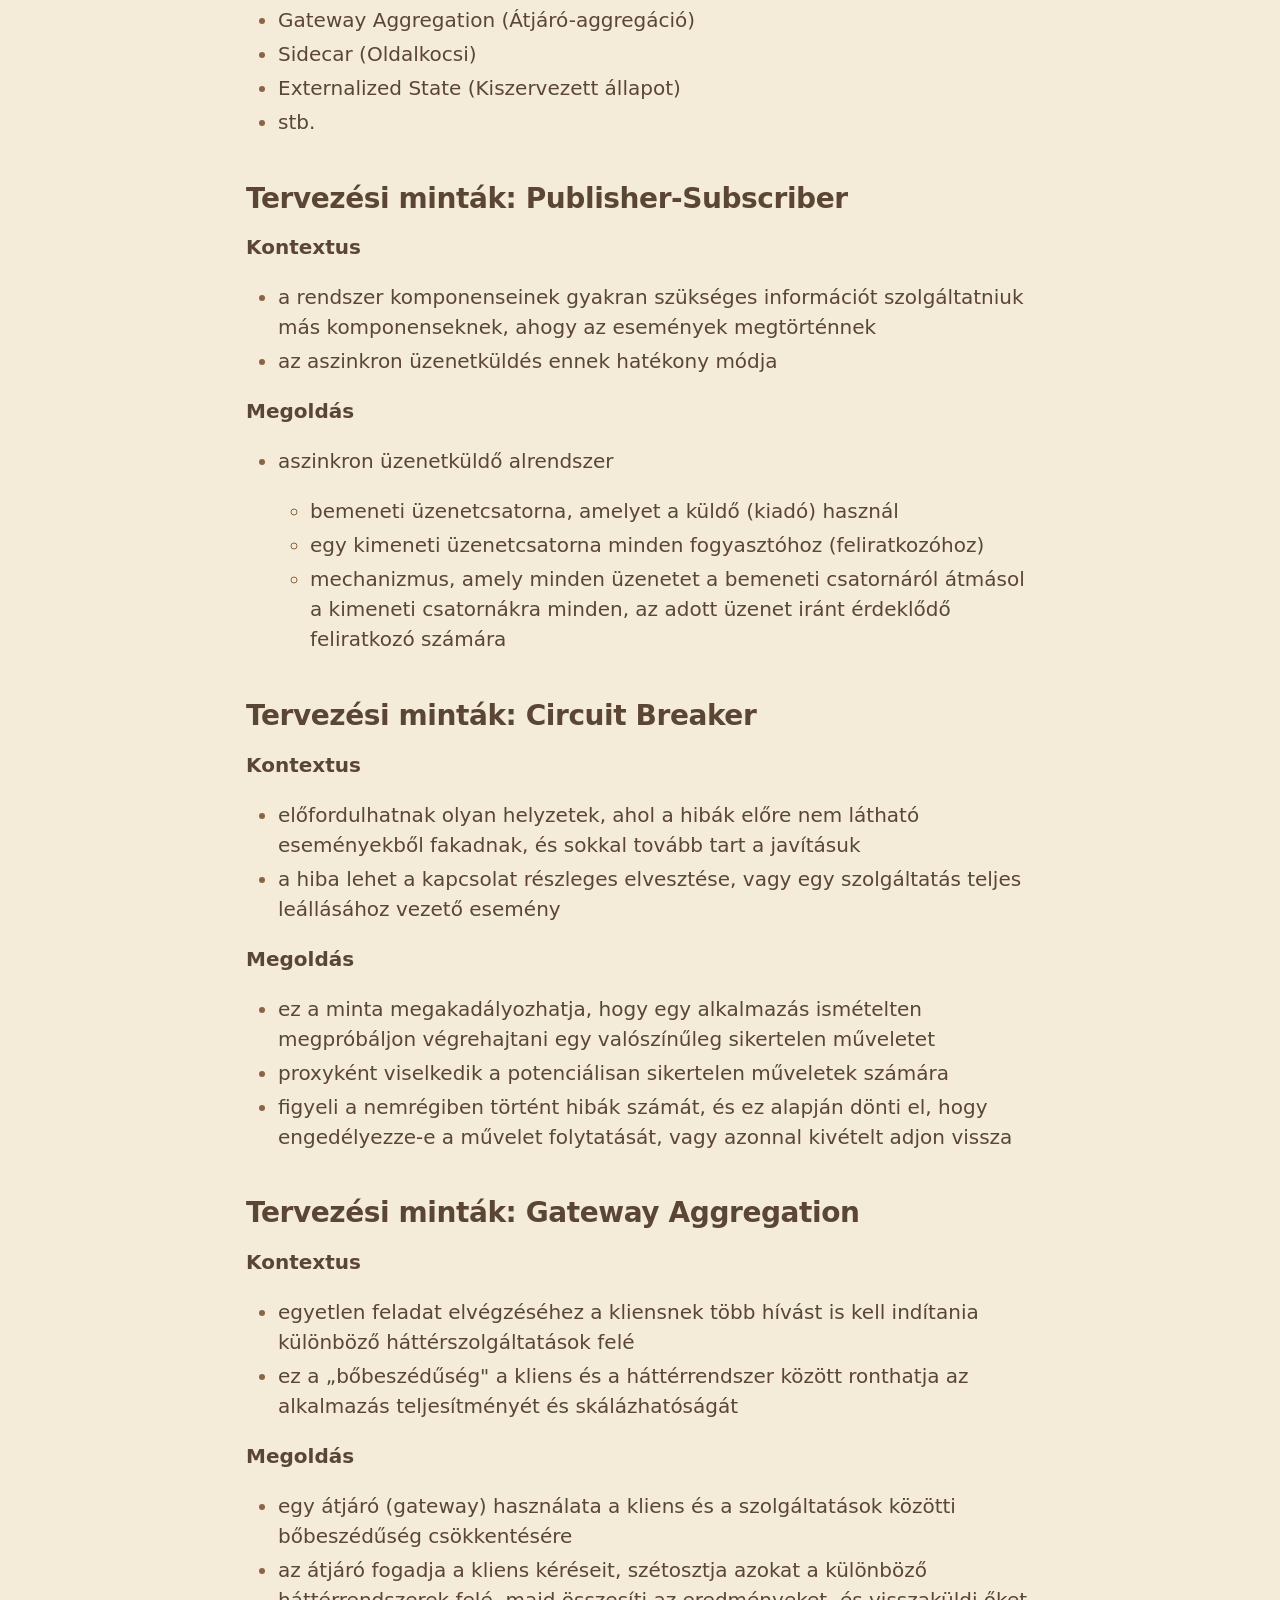
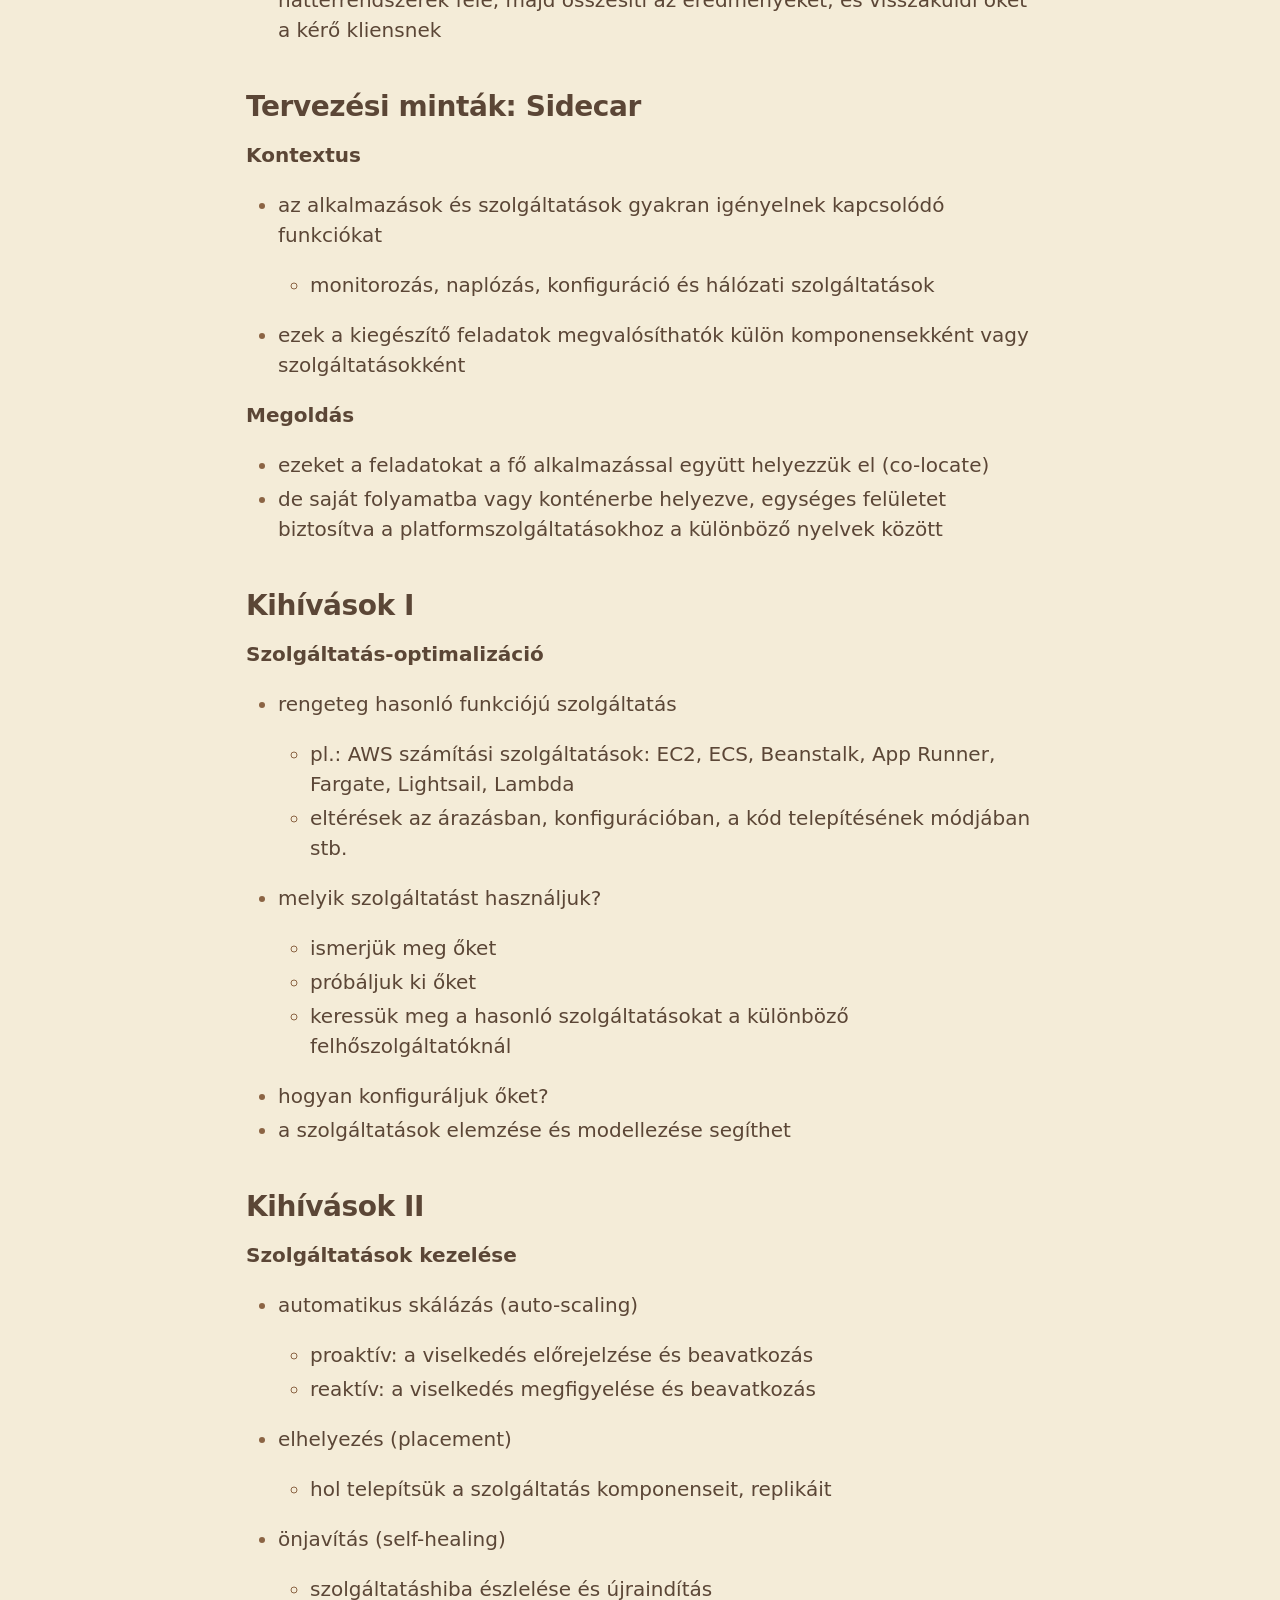
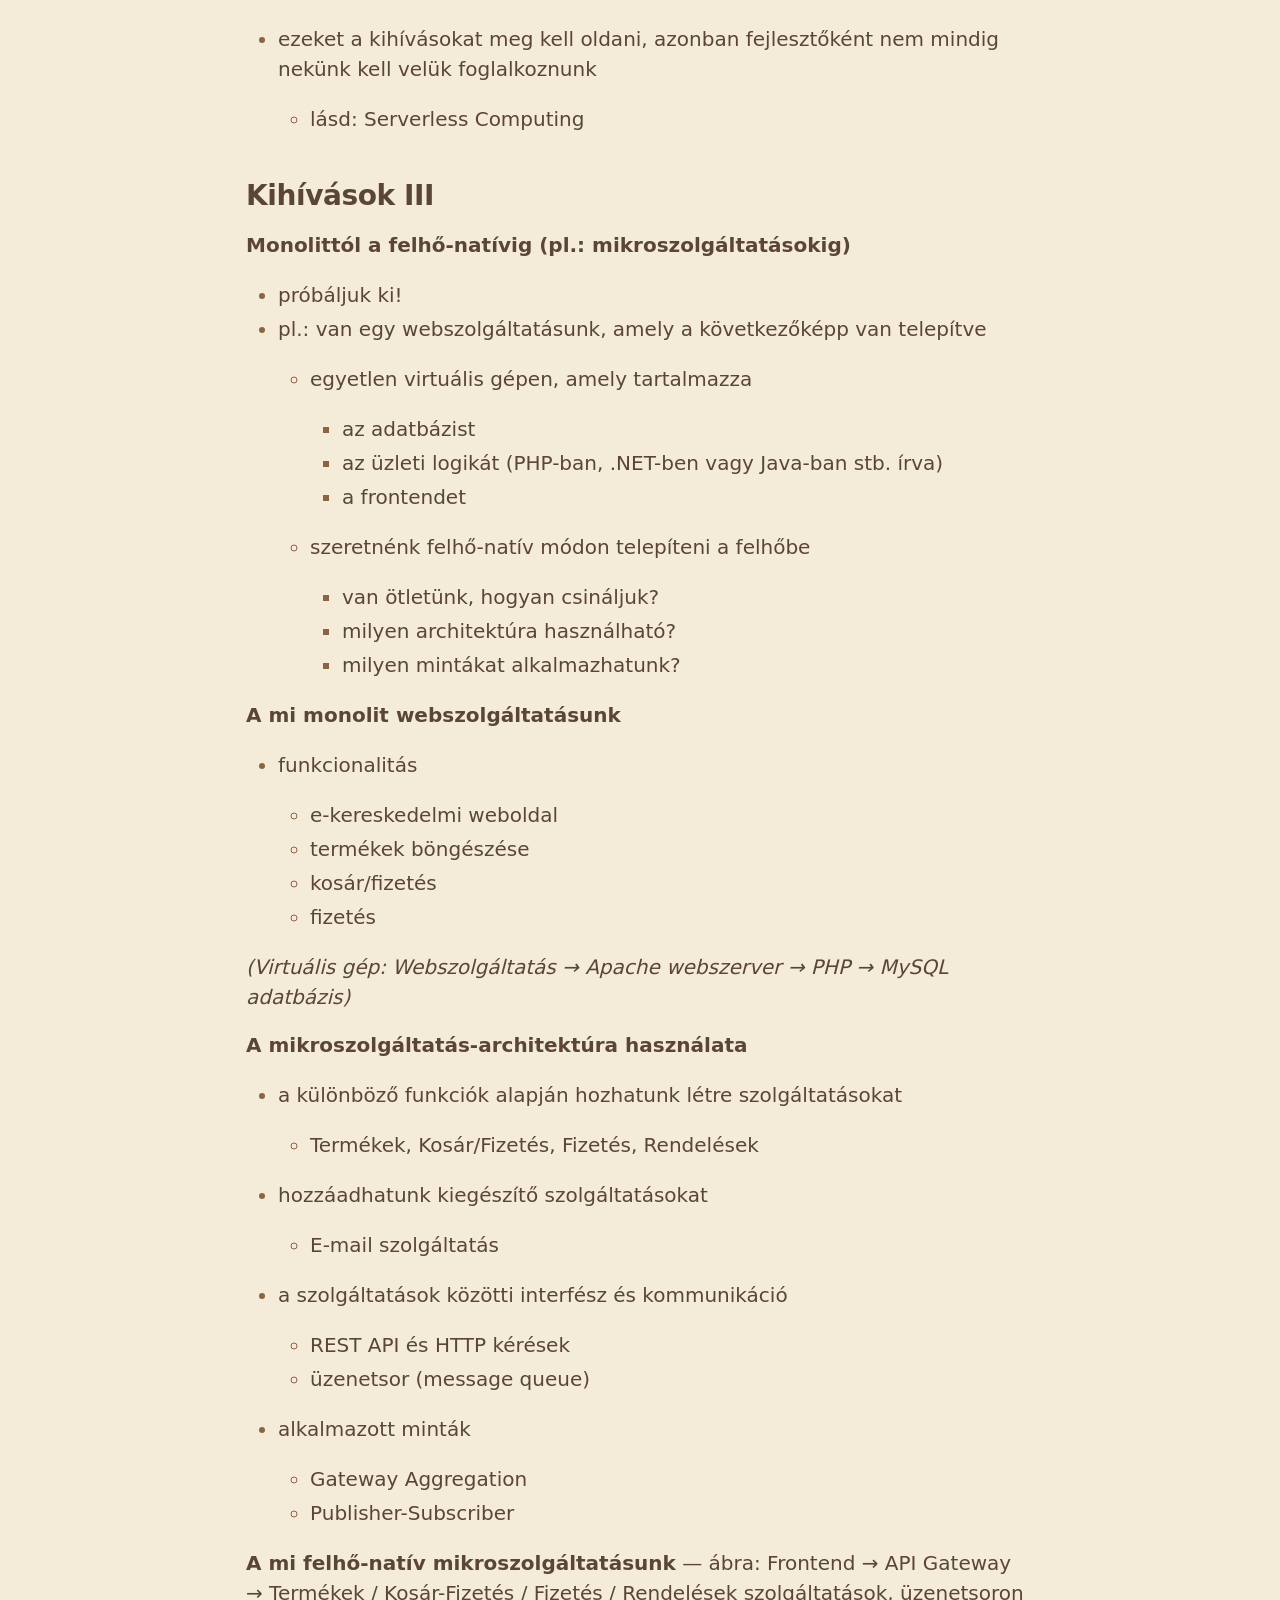
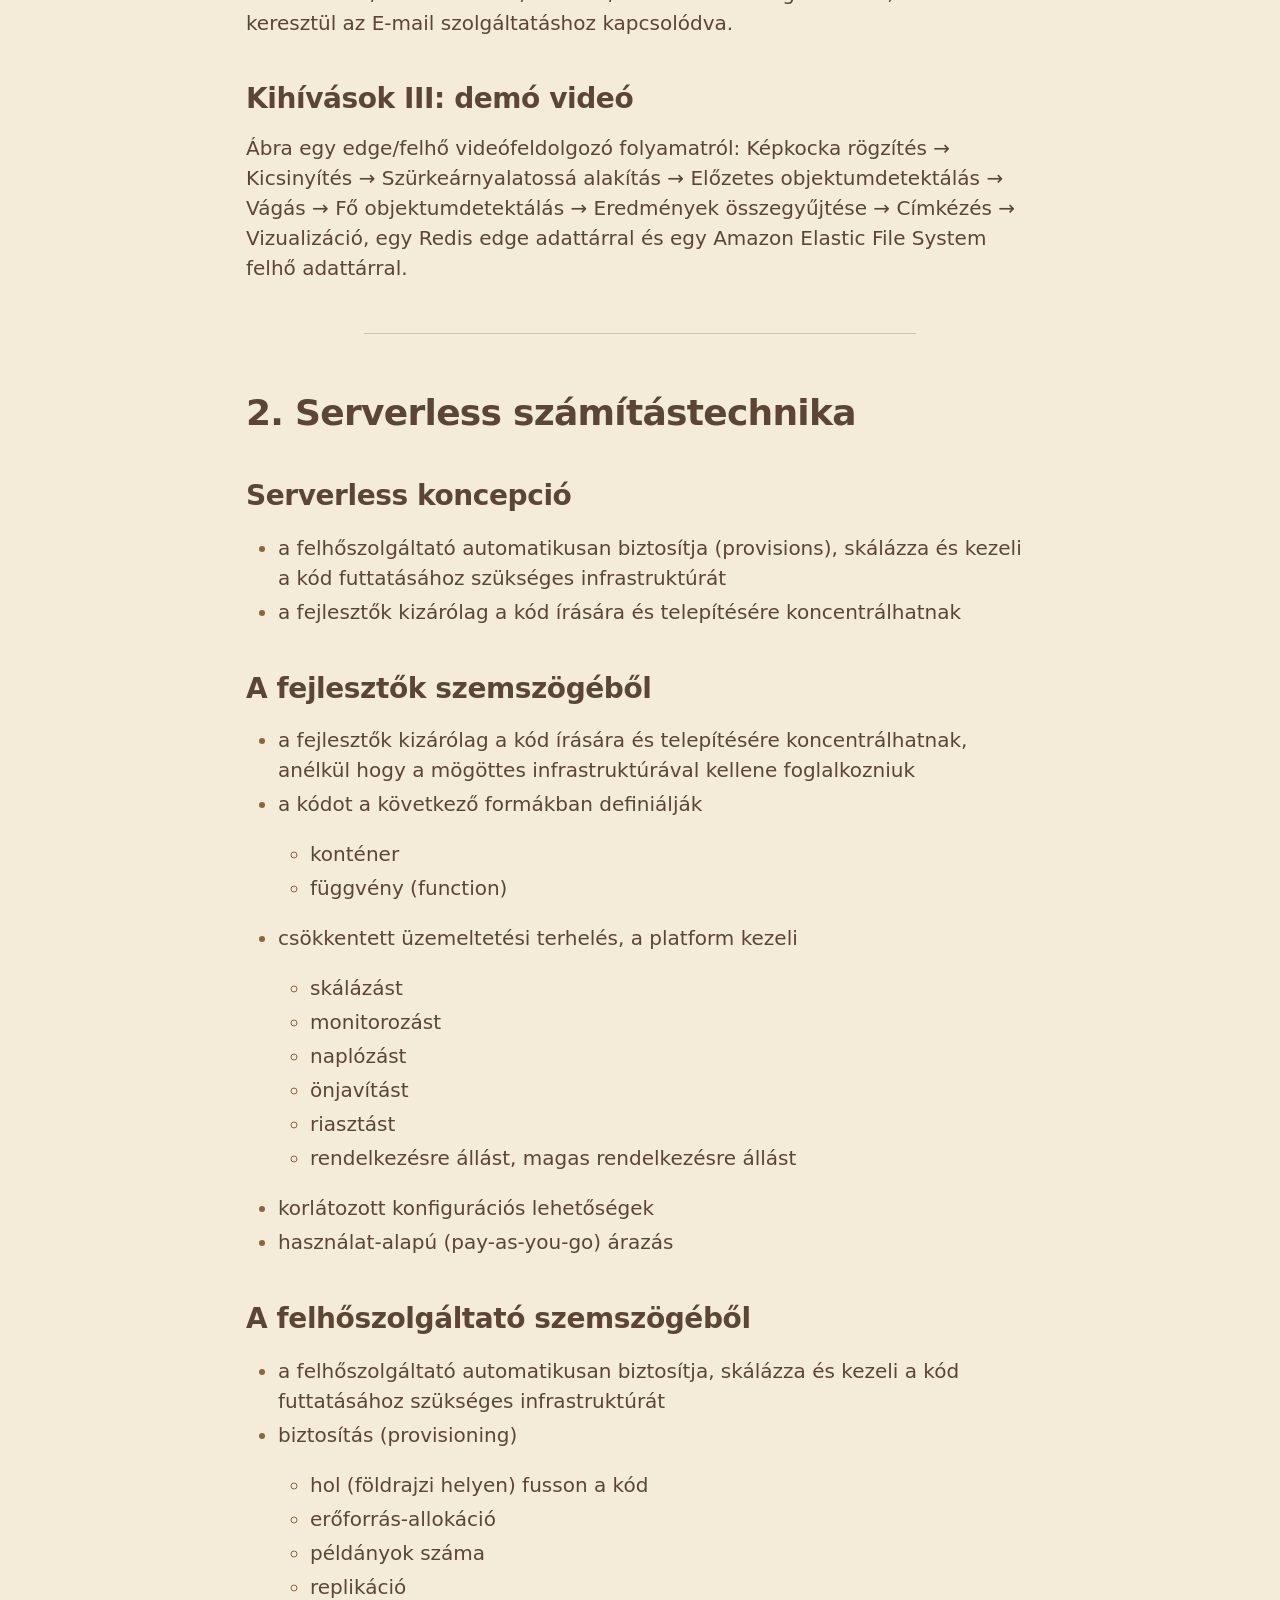
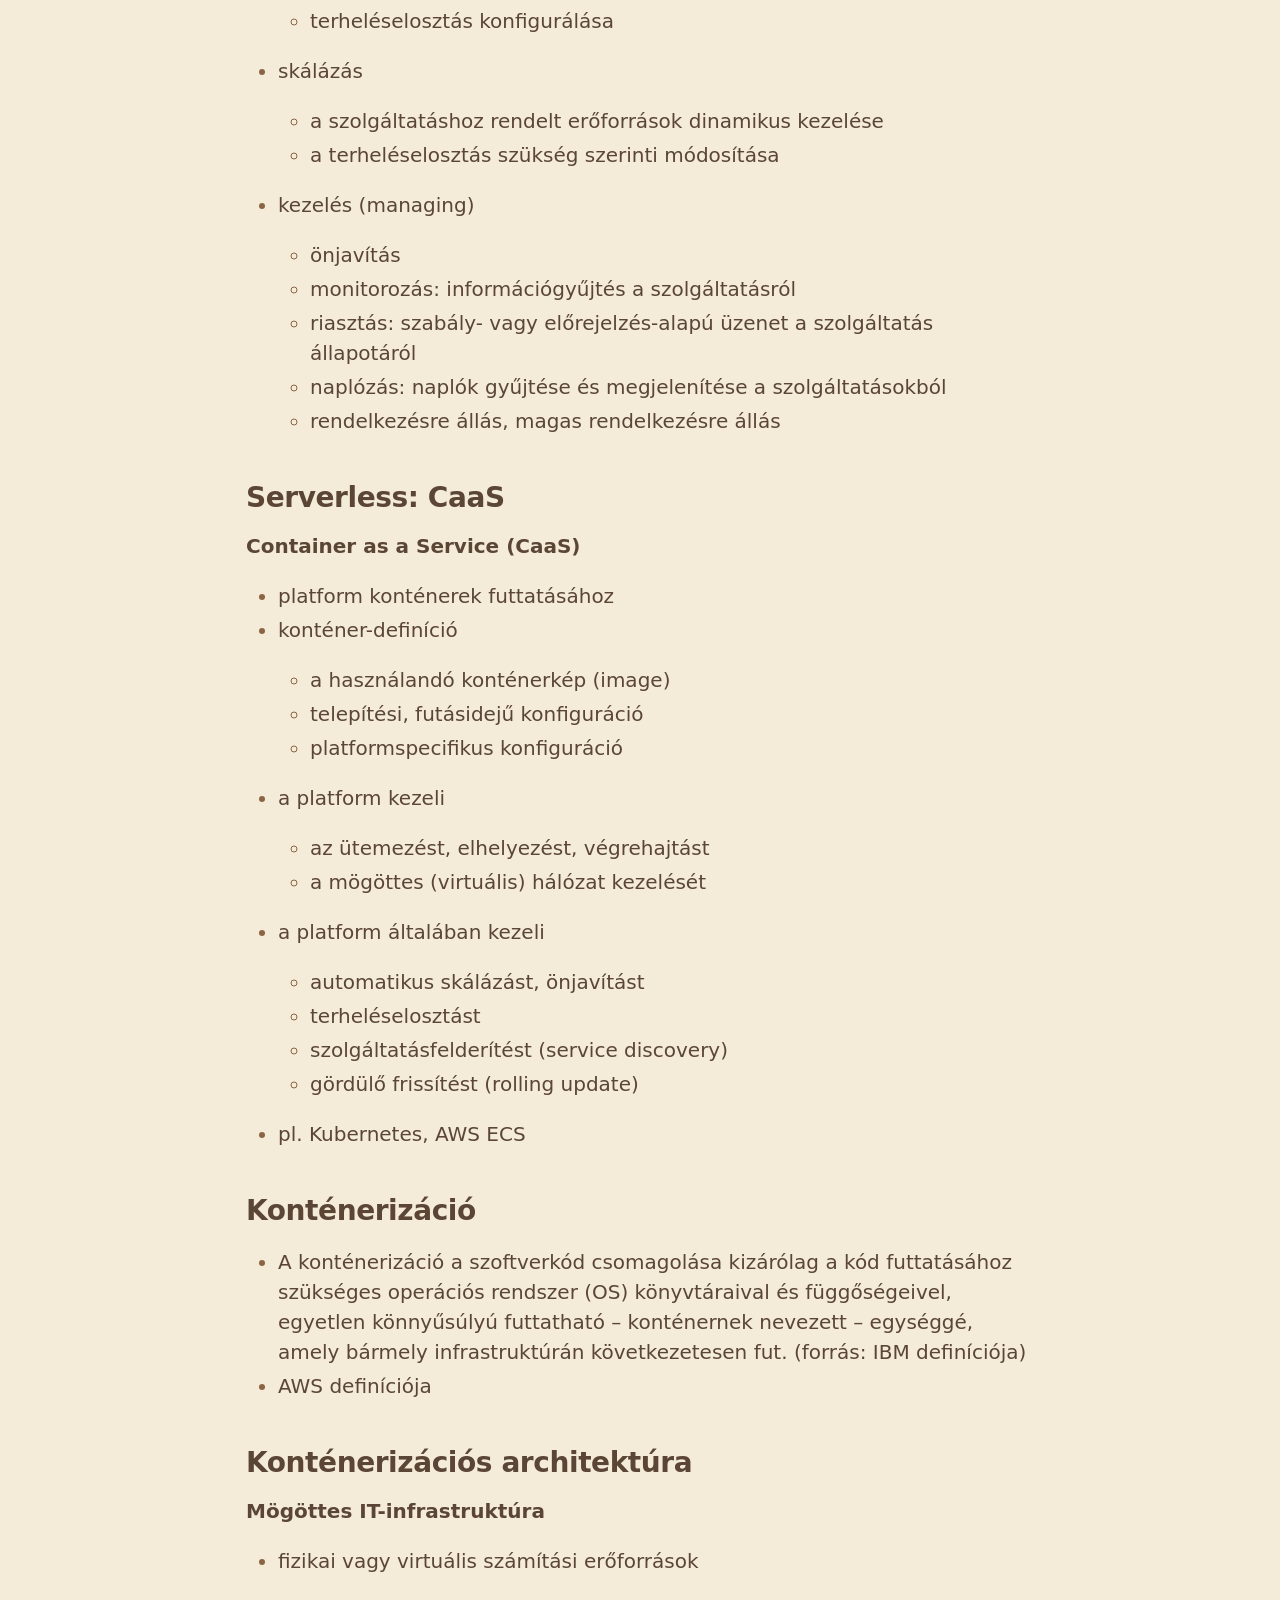
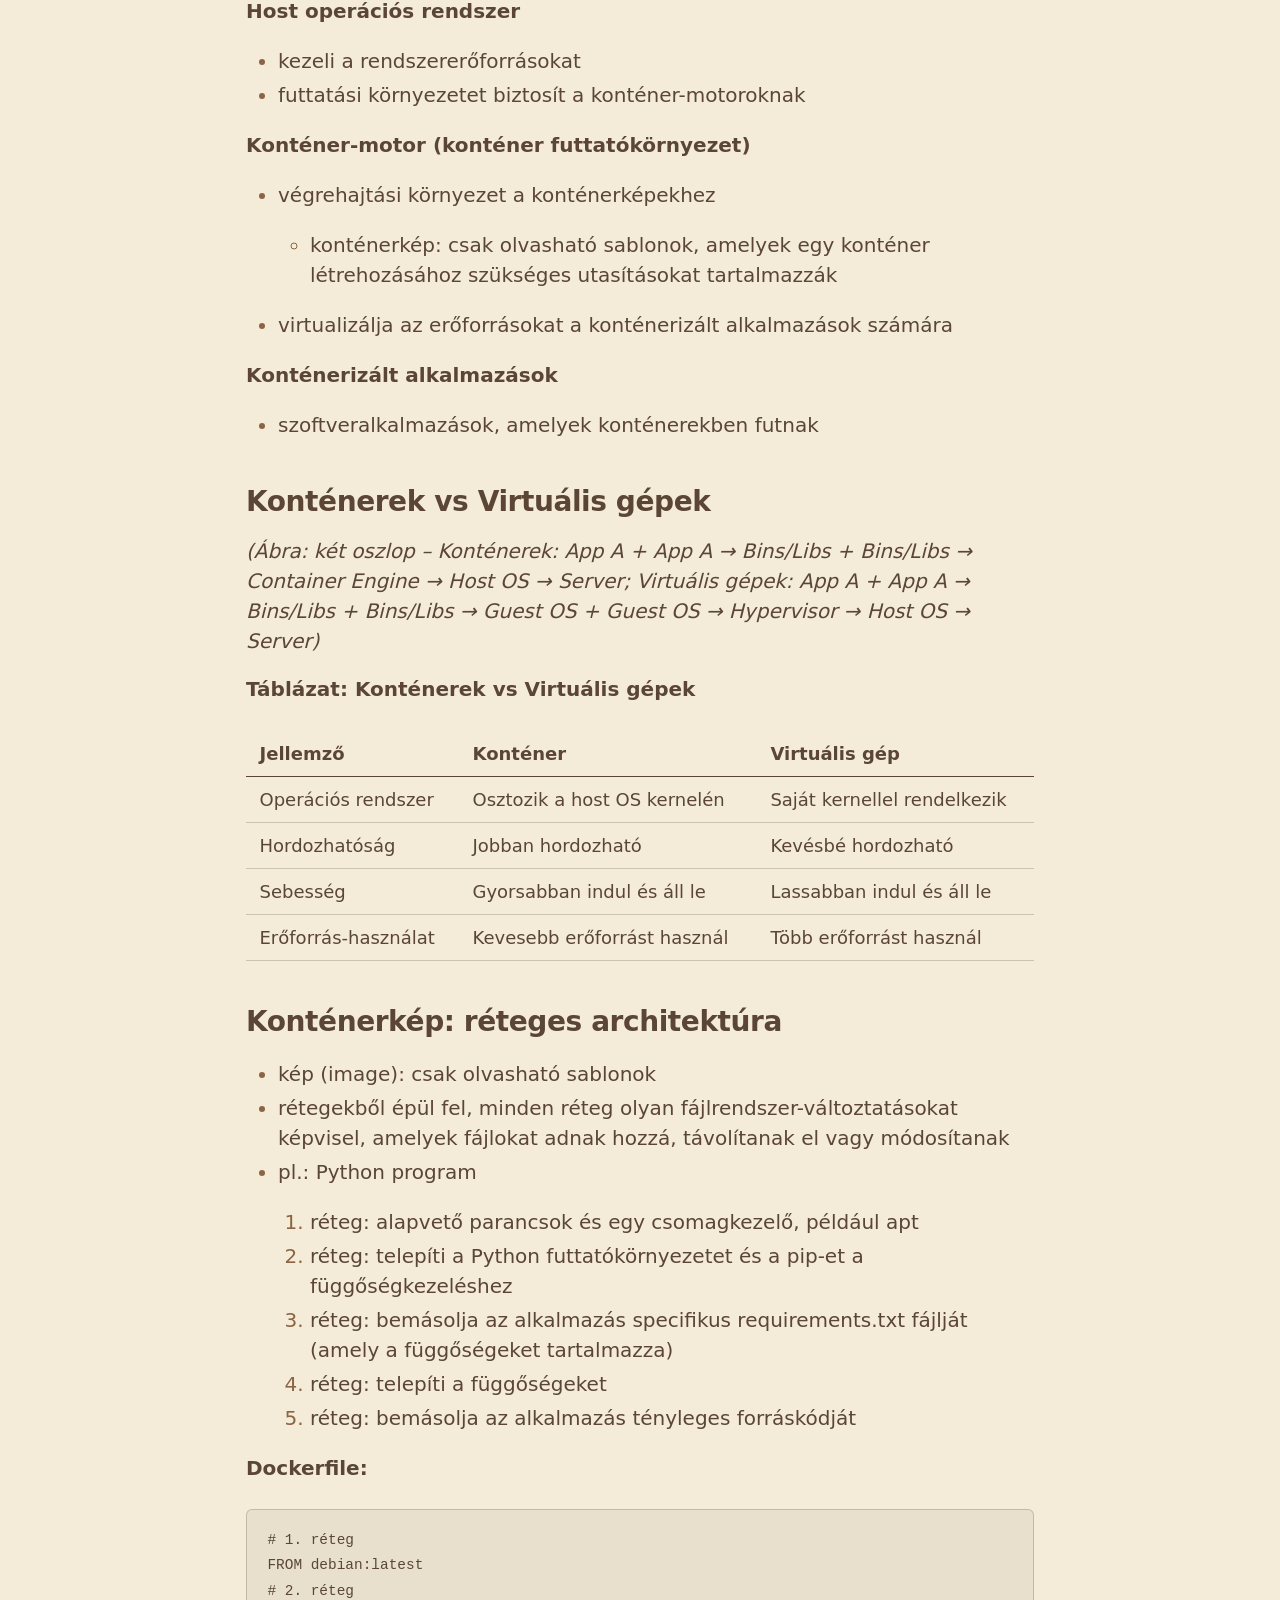
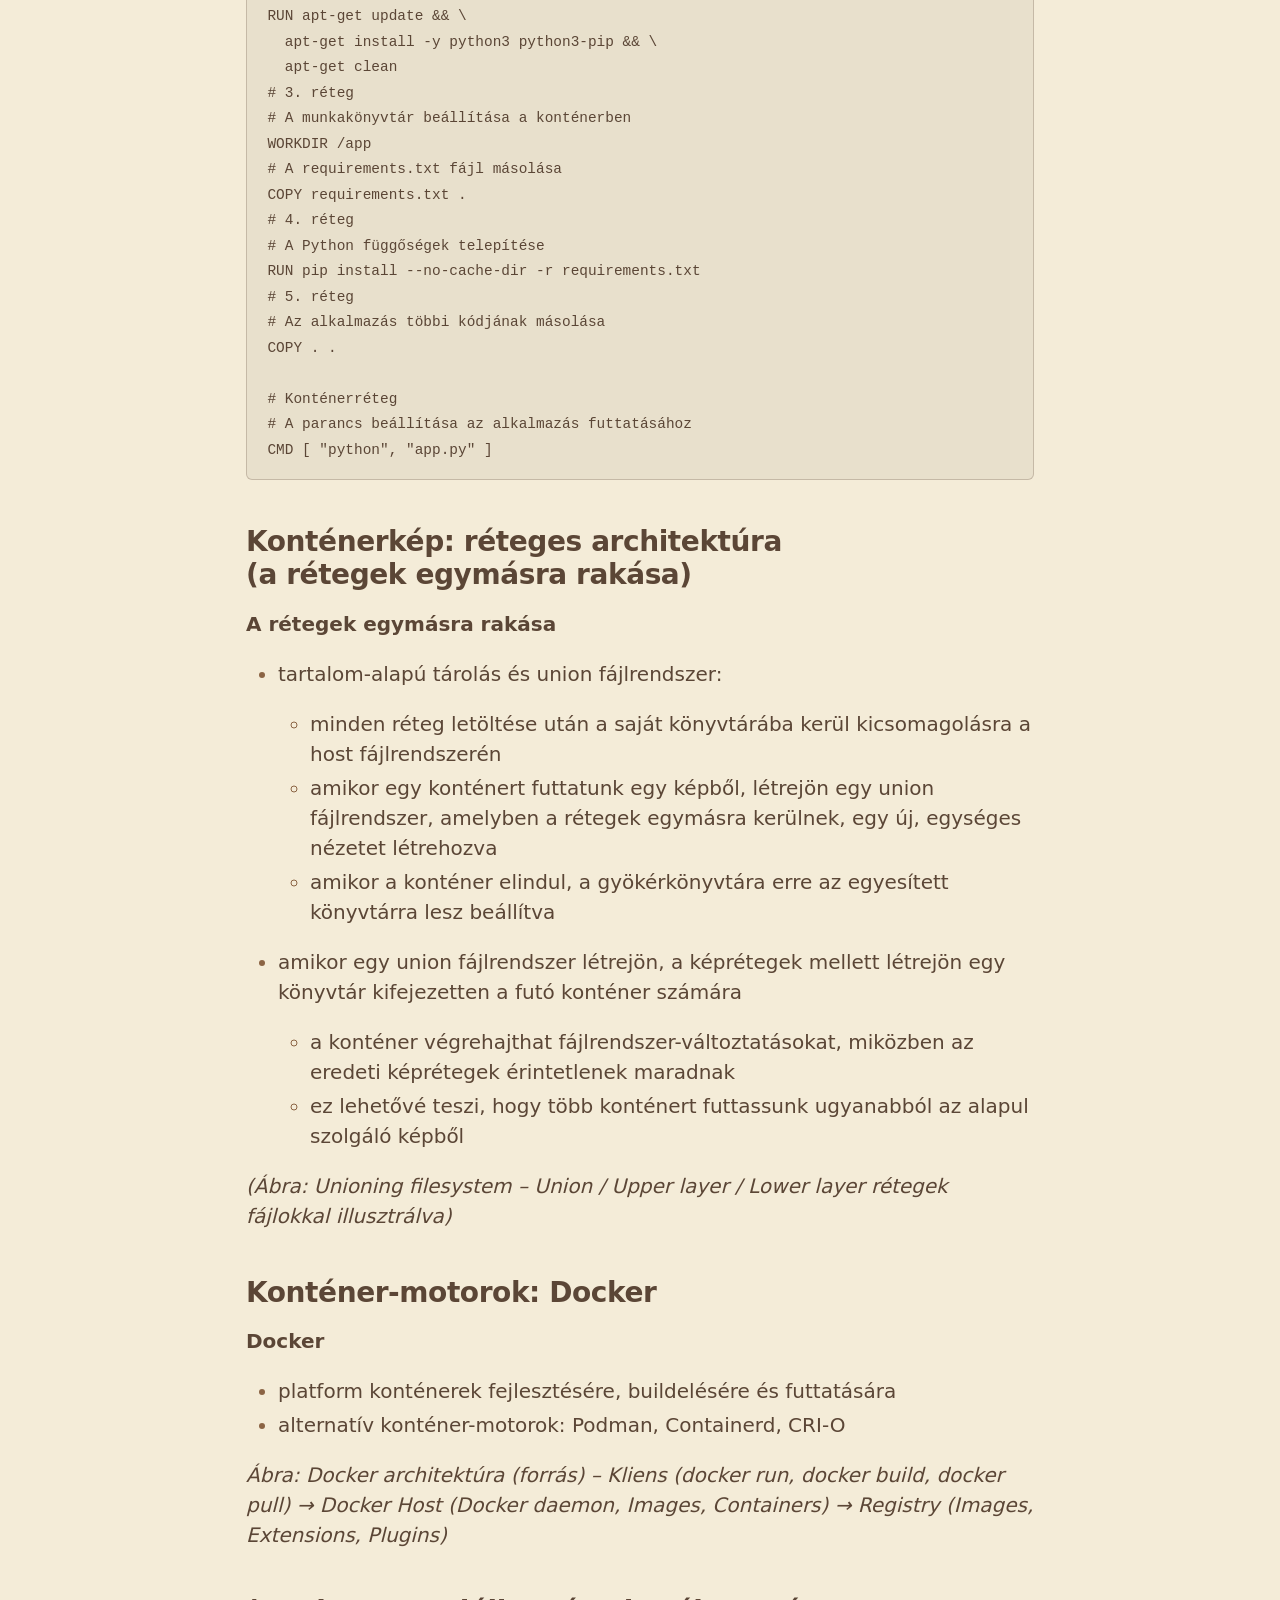
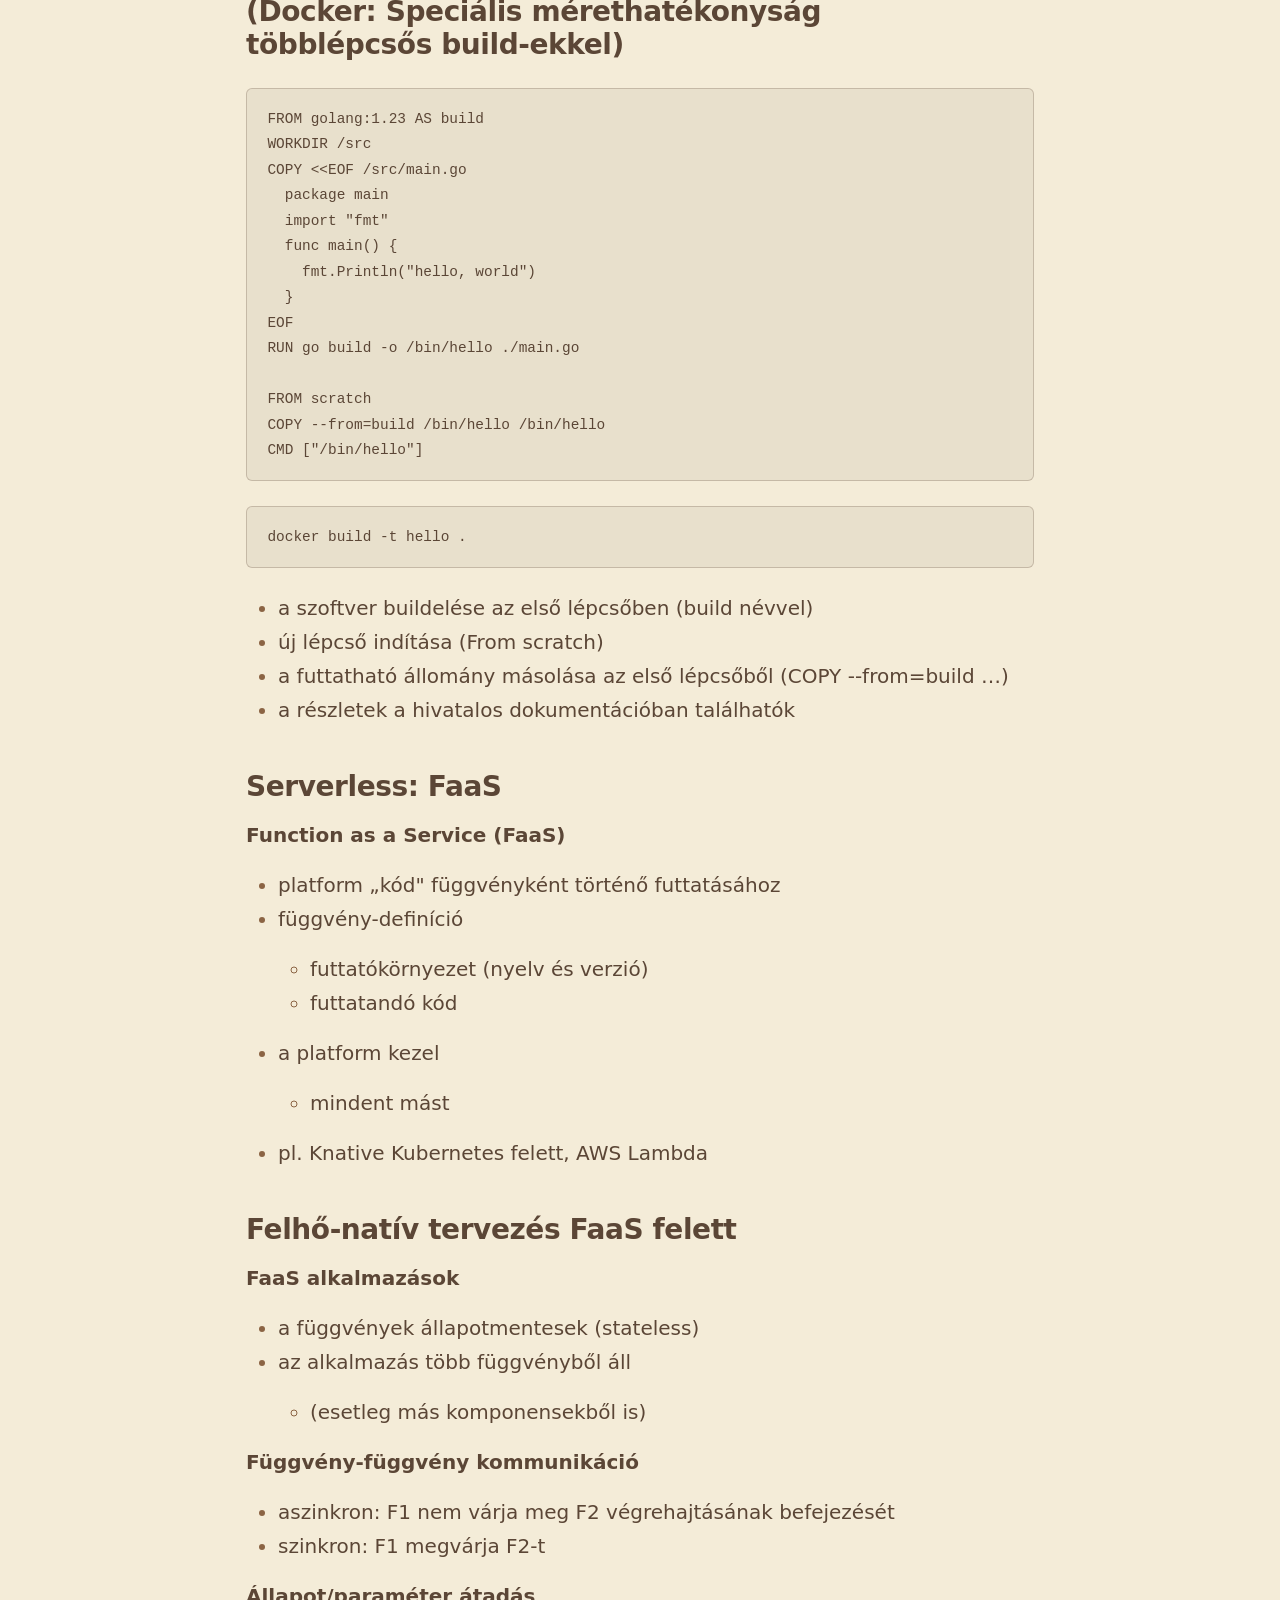
<file: en-to-hu-lectures/web/site/native2.html>
﻿<!DOCTYPE html>
<html>

<head>
  <meta charset="utf-8">
  <meta name="viewport" content="width=device-width, initial-scale=1.0">
  <title>Cloud Native - Serverless</title>
  <link rel="stylesheet" href="style.css">
</head>

<body>
  <div><h1>Felhő-natív hálózati funkciók fejlesztése:</h1>
<h2>Felhő-natív megközelítés, Serverless számítástechnika, Nyilvános és privát platformok</h2>
<p>Balázs Sonkoly, Németh Felicián, Pelle István, Fodor Balázs<br>
2026-09-14</p>
<hr>
<h1>1. Felhő-natív megközelítés (Cloud Native)</h1>
<h2>Felhő-natív: a koncepció</h2>
<p><strong>Felhő-natív</strong></p>
<ul>
<li>az alkalmazást a felhő képességeit és szolgáltatásait figyelembe véve tervezzük</li>
<li>kihasználjuk a felhő által biztosított skálázhatóságot, rugalmasságot, ellenálló képességet és alkalmazkodóképességet</li>
<li>remek, de mit jelent ez a gyakorlatban?</li>
</ul>
<h2>A felhő előnyei</h2>
<p><strong>Skálázhatóság</strong></p>
<ul>
<li>az erőforrások dinamikusan állíthatók</li>
<li>csak annyit foglalunk le, amennyire szükségünk van</li>
<li>az erőforrások a vállalkozással együtt növekedhetnek</li>
<li>az erőforrások a forgalom változásával együtt is változhatnak</li>
</ul>
<p><strong>Ellenálló képesség (Resiliency)</strong></p>
<ul>
<li>rendelkezésre állás: a leállási idő minimalizálása</li>
<li>magas rendelkezésre állás
<ul>
<li>a szolgáltatás akkor is működhet, ha egyes komponensek leállnak</li>
</ul>
</li>
<li>geo-elosztott üzemeltetés</li>
<li>replikáció adatközpontok, régiók között</li>
<li>beépített biztonsági megoldások
<ul>
<li>AWS – Virtual Private Cloud (VPC)</li>
<li>biztonsági szabályok, csoportok</li>
</ul>
</li>
</ul>
<p><strong>Sokszínűség (Diversity)</strong></p>
<ul>
<li>számtalan használható szolgáltatás</li>
<li>rengeteg lehetőség
<ul>
<li>a munkaterhelés futtatására</li>
<li>adataink vagy fájljaink tárolására</li>
<li>bármi más elvégzésére a felhőben</li>
</ul>
</li>
</ul>
<p><strong>Eszközök és útmutatók, amelyek segítenek</strong></p>
<ul>
<li>felhő tervezési minták (Cloud design patterns)</li>
<li>AWS Well-Architected keretrendszer</li>
</ul>
<h2>Felhő-natív: a koncepció (folytatás)</h2>
<p><strong>Ennek eredményeként</strong></p>
<ul>
<li>az alkalmazások konténerekből épülnek fel
<ul>
<li>a mikroszolgáltatás-architektúrát követve</li>
</ul>
</li>
<li>felhő platform(ok) kezelik
<ul>
<li>amelyek több száz konténert tudnak indítani/leállítani/migrálni/skálázni</li>
</ul>
</li>
<li>miközben a komponensek közötti folyamatos kommunikációt
<ul>
<li>szoftveresen definiált hálózatok (SDN) biztosítják</li>
</ul>
</li>
</ul>
<h2>Felhő-natív, Mikroszolgáltatás (ismét)</h2>
<ul>
<li>egy architekturális stílus</li>
<li>alkalmazás = szolgáltatások gyűjteménye</li>
<li>egymástól függetlenül telepíthetők</li>
<li>lazán csatoltak</li>
<li><a href="https://microservices.io">https://microservices.io</a></li>
</ul>
<h2>Tervezési minták</h2>
<p><strong>Miért?</strong></p>
<ul>
<li>miért használjuk őket a szoftverfejlesztésben?</li>
<li>miért van rájuk szükségünk a felhőben?
<ul>
<li>a felhő sokféleképpen használható</li>
<li>segítenek elérni a legjobb teljesítményt, robusztusságot, skálázhatóságot</li>
<li>megoldást adnak gyakori felhős tervezési problémákra</li>
</ul>
</li>
</ul>
<p><strong>Hol találhatok mintákat?</strong></p>
<ul>
<li>Azure Cloud Design Patterns</li>
<li>AWS Cloud Design Patterns</li>
<li>„Patterns for serverless functions (Function-as-a-Service): A multivocal literature review"</li>
</ul>
<p><strong>Minták</strong></p>
<ul>
<li>Publisher-Subscriber (Kiadó–Feliratkozó)</li>
<li>Circuit Breaker (Megszakító)</li>
<li>Gateway Aggregation (Átjáró-aggregáció)</li>
<li>Sidecar (Oldalkocsi)</li>
<li>Externalized State (Kiszervezett állapot)</li>
<li>stb.</li>
</ul>
<h2>Tervezési minták: Publisher-Subscriber</h2>
<p><strong>Kontextus</strong></p>
<ul>
<li>a rendszer komponenseinek gyakran szükséges információt szolgáltatniuk más komponenseknek, ahogy az események megtörténnek</li>
<li>az aszinkron üzenetküldés ennek hatékony módja</li>
</ul>
<p><strong>Megoldás</strong></p>
<ul>
<li>aszinkron üzenetküldő alrendszer
<ul>
<li>bemeneti üzenetcsatorna, amelyet a küldő (kiadó) használ</li>
<li>egy kimeneti üzenetcsatorna minden fogyasztóhoz (feliratkozóhoz)</li>
<li>mechanizmus, amely minden üzenetet a bemeneti csatornáról átmásol a kimeneti csatornákra minden, az adott üzenet iránt érdeklődő feliratkozó számára</li>
</ul>
</li>
</ul>
<h2>Tervezési minták: Circuit Breaker</h2>
<p><strong>Kontextus</strong></p>
<ul>
<li>előfordulhatnak olyan helyzetek, ahol a hibák előre nem látható eseményekből fakadnak, és sokkal tovább tart a javításuk</li>
<li>a hiba lehet a kapcsolat részleges elvesztése, vagy egy szolgáltatás teljes leállásához vezető esemény</li>
</ul>
<p><strong>Megoldás</strong></p>
<ul>
<li>ez a minta megakadályozhatja, hogy egy alkalmazás ismételten megpróbáljon végrehajtani egy valószínűleg sikertelen műveletet</li>
<li>proxyként viselkedik a potenciálisan sikertelen műveletek számára</li>
<li>figyeli a nemrégiben történt hibák számát, és ez alapján dönti el, hogy engedélyezze-e a művelet folytatását, vagy azonnal kivételt adjon vissza</li>
</ul>
<h2>Tervezési minták: Gateway Aggregation</h2>
<p><strong>Kontextus</strong></p>
<ul>
<li>egyetlen feladat elvégzéséhez a kliensnek több hívást is kell indítania különböző háttérszolgáltatások felé</li>
<li>ez a „bőbeszédűség" a kliens és a háttérrendszer között ronthatja az alkalmazás teljesítményét és skálázhatóságát</li>
</ul>
<p><strong>Megoldás</strong></p>
<ul>
<li>egy átjáró (gateway) használata a kliens és a szolgáltatások közötti bőbeszédűség csökkentésére</li>
<li>az átjáró fogadja a kliens kéréseit, szétosztja azokat a különböző háttérrendszerek felé, majd összesíti az eredményeket, és visszaküldi őket a kérő kliensnek</li>
</ul>
<h2>Tervezési minták: Sidecar</h2>
<p><strong>Kontextus</strong></p>
<ul>
<li>az alkalmazások és szolgáltatások gyakran igényelnek kapcsolódó funkciókat
<ul>
<li>monitorozás, naplózás, konfiguráció és hálózati szolgáltatások</li>
</ul>
</li>
<li>ezek a kiegészítő feladatok megvalósíthatók külön komponensekként vagy szolgáltatásokként</li>
</ul>
<p><strong>Megoldás</strong></p>
<ul>
<li>ezeket a feladatokat a fő alkalmazással együtt helyezzük el (co-locate)</li>
<li>de saját folyamatba vagy konténerbe helyezve, egységes felületet biztosítva a platformszolgáltatásokhoz a különböző nyelvek között</li>
</ul>
<h2>Kihívások I</h2>
<p><strong>Szolgáltatás-optimalizáció</strong></p>
<ul>
<li>rengeteg hasonló funkciójú szolgáltatás
<ul>
<li>pl.: AWS számítási szolgáltatások: EC2, ECS, Beanstalk, App Runner, Fargate, Lightsail, Lambda</li>
<li>eltérések az árazásban, konfigurációban, a kód telepítésének módjában stb.</li>
</ul>
</li>
<li>melyik szolgáltatást használjuk?
<ul>
<li>ismerjük meg őket</li>
<li>próbáljuk ki őket</li>
<li>keressük meg a hasonló szolgáltatásokat a különböző felhőszolgáltatóknál</li>
</ul>
</li>
<li>hogyan konfiguráljuk őket?</li>
<li>a szolgáltatások elemzése és modellezése segíthet</li>
</ul>
<h2>Kihívások II</h2>
<p><strong>Szolgáltatások kezelése</strong></p>
<ul>
<li>automatikus skálázás (auto-scaling)
<ul>
<li>proaktív: a viselkedés előrejelzése és beavatkozás</li>
<li>reaktív: a viselkedés megfigyelése és beavatkozás</li>
</ul>
</li>
<li>elhelyezés (placement)
<ul>
<li>hol telepítsük a szolgáltatás komponenseit, replikáit</li>
</ul>
</li>
<li>önjavítás (self-healing)
<ul>
<li>szolgáltatáshiba észlelése és újraindítás</li>
</ul>
</li>
<li>ezeket a kihívásokat meg kell oldani, azonban fejlesztőként nem mindig nekünk kell velük foglalkoznunk
<ul>
<li>lásd: Serverless Computing</li>
</ul>
</li>
</ul>
<h2>Kihívások III</h2>
<p><strong>Monolittól a felhő-natívig (pl.: mikroszolgáltatásokig)</strong></p>
<ul>
<li>próbáljuk ki!</li>
<li>pl.: van egy webszolgáltatásunk, amely a következőképp van telepítve
<ul>
<li>egyetlen virtuális gépen, amely tartalmazza
<ul>
<li>az adatbázist</li>
<li>az üzleti logikát (PHP-ban, .NET-ben vagy Java-ban stb. írva)</li>
<li>a frontendet</li>
</ul>
</li>
<li>szeretnénk felhő-natív módon telepíteni a felhőbe
<ul>
<li>van ötletünk, hogyan csináljuk?</li>
<li>milyen architektúra használható?</li>
<li>milyen mintákat alkalmazhatunk?</li>
</ul>
</li>
</ul>
</li>
</ul>
<p><strong>A mi monolit webszolgáltatásunk</strong></p>
<ul>
<li>funkcionalitás
<ul>
<li>e-kereskedelmi weboldal</li>
<li>termékek böngészése</li>
<li>kosár/fizetés</li>
<li>fizetés</li>
</ul>
</li>
</ul>
<p><em>(Virtuális gép: Webszolgáltatás → Apache webszerver → PHP → MySQL adatbázis)</em></p>
<p><strong>A mikroszolgáltatás-architektúra használata</strong></p>
<ul>
<li>a különböző funkciók alapján hozhatunk létre szolgáltatásokat
<ul>
<li>Termékek, Kosár/Fizetés, Fizetés, Rendelések</li>
</ul>
</li>
<li>hozzáadhatunk kiegészítő szolgáltatásokat
<ul>
<li>E-mail szolgáltatás</li>
</ul>
</li>
<li>a szolgáltatások közötti interfész és kommunikáció
<ul>
<li>REST API és HTTP kérések</li>
<li>üzenetsor (message queue)</li>
</ul>
</li>
<li>alkalmazott minták
<ul>
<li>Gateway Aggregation</li>
<li>Publisher-Subscriber</li>
</ul>
</li>
</ul>
<p><strong>A mi felhő-natív mikroszolgáltatásunk</strong> — ábra: Frontend → API Gateway → Termékek / Kosár-Fizetés / Fizetés / Rendelések szolgáltatások, üzenetsoron keresztül az E-mail szolgáltatáshoz kapcsolódva.</p>
<h2>Kihívások III: demó videó</h2>
<p>Ábra egy edge/felhő videófeldolgozó folyamatról: Képkocka rögzítés → Kicsinyítés → Szürkeárnyalatossá alakítás → Előzetes objektumdetektálás → Vágás → Fő objektumdetektálás → Eredmények összegyűjtése → Címkézés → Vizualizáció, egy Redis edge adattárral és egy Amazon Elastic File System felhő adattárral.</p>
<hr>
<h1>2. Serverless számítástechnika</h1>
<h2>Serverless koncepció</h2>
<ul>
<li>a felhőszolgáltató automatikusan biztosítja (provisions), skálázza és kezeli a kód futtatásához szükséges infrastruktúrát</li>
<li>a fejlesztők kizárólag a kód írására és telepítésére koncentrálhatnak</li>
</ul>
<h2>A fejlesztők szemszögéből</h2>
<ul>
<li>a fejlesztők kizárólag a kód írására és telepítésére koncentrálhatnak, anélkül hogy a mögöttes infrastruktúrával kellene foglalkozniuk</li>
<li>a kódot a következő formákban definiálják
<ul>
<li>konténer</li>
<li>függvény (function)</li>
</ul>
</li>
<li>csökkentett üzemeltetési terhelés, a platform kezeli
<ul>
<li>skálázást</li>
<li>monitorozást</li>
<li>naplózást</li>
<li>önjavítást</li>
<li>riasztást</li>
<li>rendelkezésre állást, magas rendelkezésre állást</li>
</ul>
</li>
<li>korlátozott konfigurációs lehetőségek</li>
<li>használat-alapú (pay-as-you-go) árazás</li>
</ul>
<h2>A felhőszolgáltató szemszögéből</h2>
<ul>
<li>a felhőszolgáltató automatikusan biztosítja, skálázza és kezeli a kód futtatásához szükséges infrastruktúrát</li>
<li>biztosítás (provisioning)
<ul>
<li>hol (földrajzi helyen) fusson a kód</li>
<li>erőforrás-allokáció</li>
<li>példányok száma</li>
<li>replikáció</li>
<li>terheléselosztás konfigurálása</li>
</ul>
</li>
<li>skálázás
<ul>
<li>a szolgáltatáshoz rendelt erőforrások dinamikus kezelése</li>
<li>a terheléselosztás szükség szerinti módosítása</li>
</ul>
</li>
<li>kezelés (managing)
<ul>
<li>önjavítás</li>
<li>monitorozás: információgyűjtés a szolgáltatásról</li>
<li>riasztás: szabály- vagy előrejelzés-alapú üzenet a szolgáltatás állapotáról</li>
<li>naplózás: naplók gyűjtése és megjelenítése a szolgáltatásokból</li>
<li>rendelkezésre állás, magas rendelkezésre állás</li>
</ul>
</li>
</ul>
<h2>Serverless: CaaS</h2>
<p><strong>Container as a Service (CaaS)</strong></p>
<ul>
<li>platform konténerek futtatásához</li>
<li>konténer-definíció
<ul>
<li>a használandó konténerkép (image)</li>
<li>telepítési, futásidejű konfiguráció</li>
<li>platformspecifikus konfiguráció</li>
</ul>
</li>
<li>a platform kezeli
<ul>
<li>az ütemezést, elhelyezést, végrehajtást</li>
<li>a mögöttes (virtuális) hálózat kezelését</li>
</ul>
</li>
<li>a platform általában kezeli
<ul>
<li>automatikus skálázást, önjavítást</li>
<li>terheléselosztást</li>
<li>szolgáltatásfelderítést (service discovery)</li>
<li>gördülő frissítést (rolling update)</li>
</ul>
</li>
<li>pl. Kubernetes, AWS ECS</li>
</ul>
<h2>Konténerizáció</h2>
<ul>
<li>A konténerizáció a szoftverkód csomagolása kizárólag a kód futtatásához szükséges operációs rendszer (OS) könyvtáraival és függőségeivel, egyetlen könnyűsúlyú futtatható – konténernek nevezett – egységgé, amely bármely infrastruktúrán következetesen fut. (forrás: IBM definíciója)</li>
<li>AWS definíciója</li>
</ul>
<h2>Konténerizációs architektúra</h2>
<p><strong>Mögöttes IT-infrastruktúra</strong></p>
<ul>
<li>fizikai vagy virtuális számítási erőforrások</li>
</ul>
<p><strong>Host operációs rendszer</strong></p>
<ul>
<li>kezeli a rendszererőforrásokat</li>
<li>futtatási környezetet biztosít a konténer-motoroknak</li>
</ul>
<p><strong>Konténer-motor (konténer futtatókörnyezet)</strong></p>
<ul>
<li>végrehajtási környezet a konténerképekhez
<ul>
<li>konténerkép: csak olvasható sablonok, amelyek egy konténer létrehozásához szükséges utasításokat tartalmazzák</li>
</ul>
</li>
<li>virtualizálja az erőforrásokat a konténerizált alkalmazások számára</li>
</ul>
<p><strong>Konténerizált alkalmazások</strong></p>
<ul>
<li>szoftveralkalmazások, amelyek konténerekben futnak</li>
</ul>
<h2>Konténerek vs Virtuális gépek</h2>
<p><em>(Ábra: két oszlop – Konténerek: App A + App A → Bins/Libs + Bins/Libs → Container Engine → Host OS → Server; Virtuális gépek: App A + App A → Bins/Libs + Bins/Libs → Guest OS + Guest OS → Hypervisor → Host OS → Server)</em></p>
<p><strong>Táblázat: Konténerek vs Virtuális gépek</strong></p>

<table>
<thead>
<tr>
<th>Jellemző</th>
<th>Konténer</th>
<th>Virtuális gép</th>
</tr>
</thead>
<tbody>
<tr>
<td>Operációs rendszer</td>
<td>Osztozik a host OS kernelén</td>
<td>Saját kernellel rendelkezik</td>
</tr>
<tr>
<td>Hordozhatóság</td>
<td>Jobban hordozható</td>
<td>Kevésbé hordozható</td>
</tr>
<tr>
<td>Sebesség</td>
<td>Gyorsabban indul és áll le</td>
<td>Lassabban indul és áll le</td>
</tr>
<tr>
<td>Erőforrás-használat</td>
<td>Kevesebb erőforrást használ</td>
<td>Több erőforrást használ</td>
</tr>
</tbody>
</table><h2>Konténerkép: réteges architektúra</h2>
<ul>
<li>kép (image): csak olvasható sablonok</li>
<li>rétegekből épül fel, minden réteg olyan fájlrendszer-változtatásokat képvisel, amelyek fájlokat adnak hozzá, távolítanak el vagy módosítanak</li>
<li>pl.: Python program
<ol>
<li>réteg: alapvető parancsok és egy csomagkezelő, például apt</li>
<li>réteg: telepíti a Python futtatókörnyezetet és a pip-et a függőségkezeléshez</li>
<li>réteg: bemásolja az alkalmazás specifikus requirements.txt fájlját (amely a függőségeket tartalmazza)</li>
<li>réteg: telepíti a függőségeket</li>
<li>réteg: bemásolja az alkalmazás tényleges forráskódját</li>
</ol>
</li>
</ul>
<p><strong>Dockerfile:</strong></p>
<pre><code># 1. réteg
FROM debian:latest
# 2. réteg
RUN apt-get update &amp;&amp; \
  apt-get install -y python3 python3-pip &amp;&amp; \
  apt-get clean
# 3. réteg
# A munkakönyvtár beállítása a konténerben
WORKDIR /app
# A requirements.txt fájl másolása
COPY requirements.txt .
# 4. réteg
# A Python függőségek telepítése
RUN pip install --no-cache-dir -r requirements.txt
# 5. réteg
# Az alkalmazás többi kódjának másolása
COPY . .

# Konténerréteg
# A parancs beállítása az alkalmazás futtatásához
CMD [ "python", "app.py" ]
</code></pre>
<h2>Konténerkép: réteges architektúra (a rétegek egymásra rakása)</h2>
<p><strong>A rétegek egymásra rakása</strong></p>
<ul>
<li>tartalom-alapú tárolás és union fájlrendszer:
<ul>
<li>minden réteg letöltése után a saját könyvtárába kerül kicsomagolásra a host fájlrendszerén</li>
<li>amikor egy konténert futtatunk egy képből, létrejön egy union fájlrendszer, amelyben a rétegek egymásra kerülnek, egy új, egységes nézetet létrehozva</li>
<li>amikor a konténer elindul, a gyökérkönyvtára erre az egyesített könyvtárra lesz beállítva</li>
</ul>
</li>
<li>amikor egy union fájlrendszer létrejön, a képrétegek mellett létrejön egy könyvtár kifejezetten a futó konténer számára
<ul>
<li>a konténer végrehajthat fájlrendszer-változtatásokat, miközben az eredeti képrétegek érintetlenek maradnak</li>
<li>ez lehetővé teszi, hogy több konténert futtassunk ugyanabból az alapul szolgáló képből</li>
</ul>
</li>
</ul>
<p><em>(Ábra: Unioning filesystem – Union / Upper layer / Lower layer rétegek fájlokkal illusztrálva)</em></p>
<h2>Konténer-motorok: Docker</h2>
<p><strong>Docker</strong></p>
<ul>
<li>platform konténerek fejlesztésére, buildelésére és futtatására</li>
<li>alternatív konténer-motorok: Podman, Containerd, CRI-O</li>
</ul>
<p><em>Ábra: Docker architektúra (forrás) – Kliens (docker run, docker build, docker pull) → Docker Host (Docker daemon, Images, Containers) → Registry (Images, Extensions, Plugins)</em></p>
<h2>(Docker: Speciális mérethatékonyság többlépcsős build-ekkel)</h2>
<pre><code>FROM golang:1.23 AS build
WORKDIR /src
COPY &lt;&lt;EOF /src/main.go
  package main
  import "fmt"
  func main() {
    fmt.Println("hello, world")
  }
EOF
RUN go build -o /bin/hello ./main.go

FROM scratch
COPY --from=build /bin/hello /bin/hello
CMD ["/bin/hello"]
</code></pre>
<pre><code>docker build -t hello .
</code></pre>
<ul>
<li>a szoftver buildelése az első lépcsőben (build névvel)</li>
<li>új lépcső indítása (From scratch)</li>
<li>a futtatható állomány másolása az első lépcsőből (COPY --from=build …)</li>
<li>a részletek a hivatalos dokumentációban találhatók</li>
</ul>
<h2>Serverless: FaaS</h2>
<p><strong>Function as a Service (FaaS)</strong></p>
<ul>
<li>platform „kód" függvényként történő futtatásához</li>
<li>függvény-definíció
<ul>
<li>futtatókörnyezet (nyelv és verzió)</li>
<li>futtatandó kód</li>
</ul>
</li>
<li>a platform kezel
<ul>
<li>mindent mást</li>
</ul>
</li>
<li>pl. Knative Kubernetes felett, AWS Lambda</li>
</ul>
<h2>Felhő-natív tervezés FaaS felett</h2>
<p><strong>FaaS alkalmazások</strong></p>
<ul>
<li>a függvények állapotmentesek (stateless)</li>
<li>az alkalmazás több függvényből áll
<ul>
<li>(esetleg más komponensekből is)</li>
</ul>
</li>
</ul>
<p><strong>Függvény-függvény kommunikáció</strong></p>
<ul>
<li>aszinkron: F1 nem várja meg F2 végrehajtásának befejezését</li>
<li>szinkron: F1 megvárja F2-t</li>
</ul>
<p><strong>Állapot/paraméter átadás</strong></p>
<ul>
<li>a függvények állapotmentesek, de…
<ul>
<li>általában szükséges a végrehajtási információ átadása egyik függvényből a másikba</li>
<li>paraméterek, adatok, állapot, amelyet egy másik függvény használ</li>
</ul>
</li>
<li>ha az adatméret kicsi → hívási paraméter</li>
<li>egyébként → MINTA:
<ul>
<li>Externalized State (Kiszervezett állapot)</li>
<li>Publisher-Subscriber</li>
<li>stb.</li>
</ul>
</li>
</ul>
<h2>Tervezési minták: Externalized State</h2>
<p><strong>Kontextus</strong></p>
<ul>
<li>a függvényeknek állapotot, adatot vagy más információt kell megosztaniuk, amikor az egyik meghívja a másikat</li>
</ul>
<p><strong>Megoldás</strong></p>
<ul>
<li>az információ tárolása a függvényen kívüli adattárban</li>
<li>a másik függvény tudassa, hol találja az adatot
<ul>
<li>küldjük el ezt az információt hívási paraméterként</li>
<li>az adattár kiválthatja a másik függvényt, amikor információ kerül beszúrásra</li>
</ul>
</li>
</ul>
<h2>Megoldások</h2>
<p><strong>AWS Lambda</strong></p>
<ul>
<li>automatikus skálázás</li>
<li>konfigurálható függvénymemória
<ul>
<li>ez konfigurálja az elérhető CPU-magokat is</li>
</ul>
</li>
<li>használat-alapú árazás
<ul>
<li>milliszekundum-pontosságú granularitás</li>
</ul>
</li>
<li>beépített nyelvek
<ul>
<li>Java, Go, Node.js, .NET, Python, Ruby</li>
<li>egyéni konténerkép</li>
</ul>
</li>
<li>számítási infrastruktúra: Firecracker
<ul>
<li>biztonságos és gyors mikro-VM-ek</li>
<li>biztosítja a többbérlős (multi-tenant) működést konténer- vagy függvényalapú szolgáltatásoknál</li>
<li>alacsony rendszer-terhelés</li>
</ul>
</li>
</ul>
<hr>
<h1>3. Nyilvános és privát platformok</h1>
<h2>Nyilvános vs privát (nyílt forráskódú) platformok</h2>
<p><em>(Ábra: mikroszolgáltatás-architektúra egy fuvarmegosztó alkalmazáshoz – Utas/Sofőr mobilalkalmazás és webes felület, API Gateway, Passenger Management, Driver Management, Billing, Payments, Trip Management, Notification szolgáltatásokkal, forrás: nginx blog)</em></p>
<p>Ugyanez az ábra kiegészítve:</p>
<ul>
<li>a Kubernetes skálázási folyamatával (Ingress → Service → Podok → HPA, forrás: virtuozzo blog)</li>
<li>a felhasználói viselkedés (User behavior) elemzésével</li>
<li>az alkalmazás profiljával (Application’s profile – Nginx webszerver, Node.js webalkalmazás, kép-osztályozó alkalmazás illesztett görbékkel)</li>
<li>egy AI-alapú proaktív skálázási architektúrával (Master node / Worker node, Prometheus, LSTM, AR, HTM, RL modellek egy Controller/HPA rendszerhez kapcsolva)</li>
</ul>
<h2>Nyilvános platformok</h2>
<p><strong>Szolgáltatók</strong></p>
<ul>
<li>Amazon Web Services</li>
<li>Google Cloud</li>
<li>Microsoft Azure</li>
<li>IBM Cloud</li>
</ul>
<p><strong>Mire érdemes fókuszálni:</strong></p>
<ul>
<li>ezek a szolgáltatók nagyon hasonló szolgáltatásokat kínálnak</li>
<li>ismerjünk meg egyet-kettőt
<ul>
<li>mi az AWS-re fogunk fókuszálni</li>
</ul>
</li>
<li>próbáljuk felismerni a többi szolgáltató hasonló szolgáltatásait</li>
</ul>
<p><em>(Kép: „CLOUD PROVIDERS EVERYWHERE" – mém)</em></p>
<h2>Privát platformok</h2>
<p><strong>Kubernetes</strong></p>
<ul>
<li>nyílt forráskódú konténer-orkesztrációs platform
<ul>
<li>eredetileg a Google fejlesztette</li>
<li>2014-ben nyílt forráskódúvá tették</li>
</ul>
</li>
<li>konténerizált alkalmazások automatizált telepítése, skálázása és kezelése</li>
</ul>
<p><strong>Openstack</strong></p>
<ul>
<li>nyílt forráskódú felhő-infrastruktúra platform virtuális gépekhez, bare metal gépekhez és konténerekhez</li>
<li>IaaS platform</li>
</ul>
<h2>Kubernetes: klaszter-architektúra</h2>
<p><em>(Ábra: CLUSTER — CONTROL PLANE: cloud-control-manager, etcd, kube-api-server, scheduler, Controller Manager; Node 1 és Node 2: kubelet, kube-proxy, podok, CRI; kapcsolódás a CLOUD PROVIDER API-hoz)</em></p>
<h2>Kubernetes: klaszter-komponensek</h2>
<p><strong>Vezérlősík (Control plane)</strong></p>
<ul>
<li>kube-apiserver
<ul>
<li>a Kubernetes API-t teszi elérhetővé</li>
</ul>
</li>
<li>etcd
<ul>
<li>magas rendelkezésre állású kulcs-érték tároló</li>
<li>a klaszter összes adatának háttértára</li>
</ul>
</li>
<li>scheduler (ütemező)
<ul>
<li>figyeli az újonnan létrehozott Podokat, és Node-hoz rendeli őket</li>
</ul>
</li>
<li>controller-manager
<ul>
<li>vezérlő folyamatokat futtat</li>
<li>pl.: Node controller (a Node-ok leállásának észlelése és az arra való reagálás)</li>
</ul>
</li>
</ul>
<p><strong>Node</strong></p>
<ul>
<li>kubelet
<ul>
<li>ügynök, amely minden node-on fut a klaszterben</li>
<li>gondoskodik róla, hogy a konténerek a konfigurációjuknak megfelelően fussanak egy Podban</li>
</ul>
</li>
<li>kube-proxy
<ul>
<li>hálózati proxy, amely minden node-on fut</li>
<li>megvalósítja a Service koncepciót</li>
<li>fenntartja a hálózati szabályokat a node-okon</li>
</ul>
</li>
<li>CRI
<ul>
<li>konténer futtatókörnyezet (Docker, containerd, CRI-O stb.)</li>
</ul>
</li>
</ul>
<h2>Kubernetes: Objektumok</h2>
<p><strong>Pod</strong></p>
<ul>
<li>a számítás legkisebb telepíthető egysége</li>
<li>tartalmazhat egy vagy több konténert
<ul>
<li>megosztott tárolási és hálózati erőforrásokkal</li>
</ul>
</li>
<li>specifikáció a konténerek futtatásának módjára, pl.:
<ul>
<li>környezeti változók</li>
<li>kiemelt (exposed) portok</li>
<li>a konténerek által igényelt számítási erőforrások</li>
</ul>
</li>
</ul>
<p><strong>Deployment</strong></p>
<ul>
<li>tartalmazza egy Pod konfigurációját</li>
<li>tartalmaz további információt a Pod(ok) kívánt állapotáról
<ul>
<li>pl.: a replikák száma</li>
</ul>
</li>
<li>rendszeresen összehasonlítja a tényleges állapotot a kívánt állapottal, és frissíti a futó Podokat</li>
</ul>
<p><strong>Service</strong></p>
<ul>
<li>egy absztrakció, amely segít Podok csoportjait hálózaton keresztül elérhetővé tenni</li>
<li>egy service jellemzően egy deploymentből származó Podokat céloz meg</li>
<li>a Podok egyetlen végponton keresztül érhetők el</li>
<li>a Service automatikusan kezeli a terheléselosztást a célzott Podok között</li>
</ul>
<p><strong>HPA</strong></p>
<ul>
<li>Horizontal Pod Autoscaler (Horizontális Pod-skálázó)</li>
<li>egy Deploymenthez kapcsolható</li>
<li>automatikus skálázási szabályok konfigurálhatók az erőforrás-használatra
<ul>
<li>ha a tényleges erőforrás-használat meghaladja az előre meghatározott küszöböt, a HPA módosítja a Podok számát</li>
</ul>
</li>
</ul>
</div>
</body>

</html>
</file>
<file: en-to-hu-lectures/web/site/style.css>
:root {
  --content-width: 45em;
  --font-size: 20px;
  --main-background: rgb(244, 236, 216);
  --main-foreground: rgb(91, 70, 54);
  --toolbar-border: var(--main-foreground);
  --icon-fill: var(--main-foreground);
  --icon-disabled-fill: rgba(91, 70, 54, 0.4);

  --rule: rgba(91, 70, 54, 0.25);
  --tint: rgba(91, 70, 54, 0.07);
  --selection: rgba(165, 131, 104, 0.35);

  --link: rgb(139, 100, 68);
  --link-visited: rgb(86, 45, 17);
  --link-hover: rgb(165, 131, 104);

  --font-text: "Inter", system-ui, -apple-system, "Segoe UI", Roboto,
    "Helvetica Neue", Arial, sans-serif;
  --font-mono: ui-monospace, "SF Mono", Menlo, Consolas, monospace;
}

html {
  -webkit-text-size-adjust: 100%;
  text-size-adjust: 100%;
}

body {
  color-scheme: light;
  color: var(--main-foreground);
  background: var(--main-background);
  font-family: var(--font-text);
  font-size: var(--font-size);
  line-height: 1.5;
  font-kerning: normal;
  text-rendering: optimizeLegibility;
  -webkit-font-smoothing: antialiased;

  box-sizing: border-box;
  max-width: var(--content-width);
  margin: 0 auto;
  padding: 0 clamp(1.25rem, 6vw, 3.5rem);
}

::selection {
  background: var(--selection);
  color: inherit;
}

p {
  margin: 0 0 0.9em;
  text-align: left;
  orphans: 2;
  widows: 2;
}

h1, h2, h3, h4, h5, h6 {
  font-weight: 600;
  line-height: 1.2;
  text-wrap: balance;
  hyphens: none;
  break-after: avoid;
  margin: 1.6em 0 0.6em;
}

h1 { font-size: 1.8em; letter-spacing: -0.02em; }
h2 { font-size: 1.4em; letter-spacing: -0.015em; }
h3 { font-size: 1.25em; }
h4 { font-size: 1.05em; }
h5, h6 { font-size: 1em; font-style: italic; }

h1:first-child, h2:first-child, h3:first-child { margin-top: 0; }

ul, ol {
  margin: 1em 0;
  padding-left: 1.6em;
}

li { margin: 0.2em 0; }
li::marker { color: var(--link); }

blockquote {
  margin: 1.5em 0;
  padding: 0.1em 0 0.1em 1.2em;
  border-left: 3px solid var(--rule);
  font-style: italic;
}

hr {
  border: 0;
  height: 1px;
  width: 70%;
  margin: 2.5em auto;
  background: var(--rule);
}

code, kbd, samp, pre {
  font-family: var(--font-mono);
  font-size: 0.85em;
}

code, kbd {
  padding: 0.1em 0.35em;
  background: var(--tint);
  border-radius: 3px;
}

pre {
  margin: 1.5em 0;
  padding: 1em 1.2em;
  background: var(--tint);
  border: 1px solid var(--rule);
  border-radius: 6px;
  overflow-x: auto;
  line-height: 1.5;
}

pre code { padding: 0; background: none; }

img, svg, video {
  max-width: 100%;
  height: auto;
}

figure { margin: 1.75em 0; text-align: center; }

figcaption {
  margin-top: 0.5em;
  font-size: 0.85em;
  font-style: italic;
  opacity: 0.8;
}

table {
  width: 100%;
  margin: 1.5em 0;
  border-collapse: collapse;
  font-size: 0.9em;
}

th, td {
  padding: 0.5em 0.75em;
  text-align: left;
  border-bottom: 1px solid var(--rule);
}

th { border-bottom-color: var(--main-foreground); font-weight: 600; }

a:link {
  color: var(--link);
  background-color: transparent;
  text-decoration: underline;
  text-decoration-thickness: 1px;
  text-underline-offset: 0.2em;
}

a:visited {
  color: var(--link-visited);
  background-color: transparent;
  text-decoration: underline;
}

a:hover {
  color: var(--link-hover);
  background-color: transparent;
  text-decoration: underline;
  text-decoration-thickness: 2px;
}

a:active {
  color: var(--link-hover);
  background-color: transparent;
  text-decoration: underline;
}

a:focus-visible,
button:focus-visible {
  outline: 2px solid var(--main-foreground);
  outline-offset: 3px;
  border-radius: 2px;
}

@media (max-width: 600px) {
  :root { --font-size: 18px; }
}

@media (prefers-reduced-motion: reduce) {
  * { transition: none !important; animation: none !important; }
}
</file>
